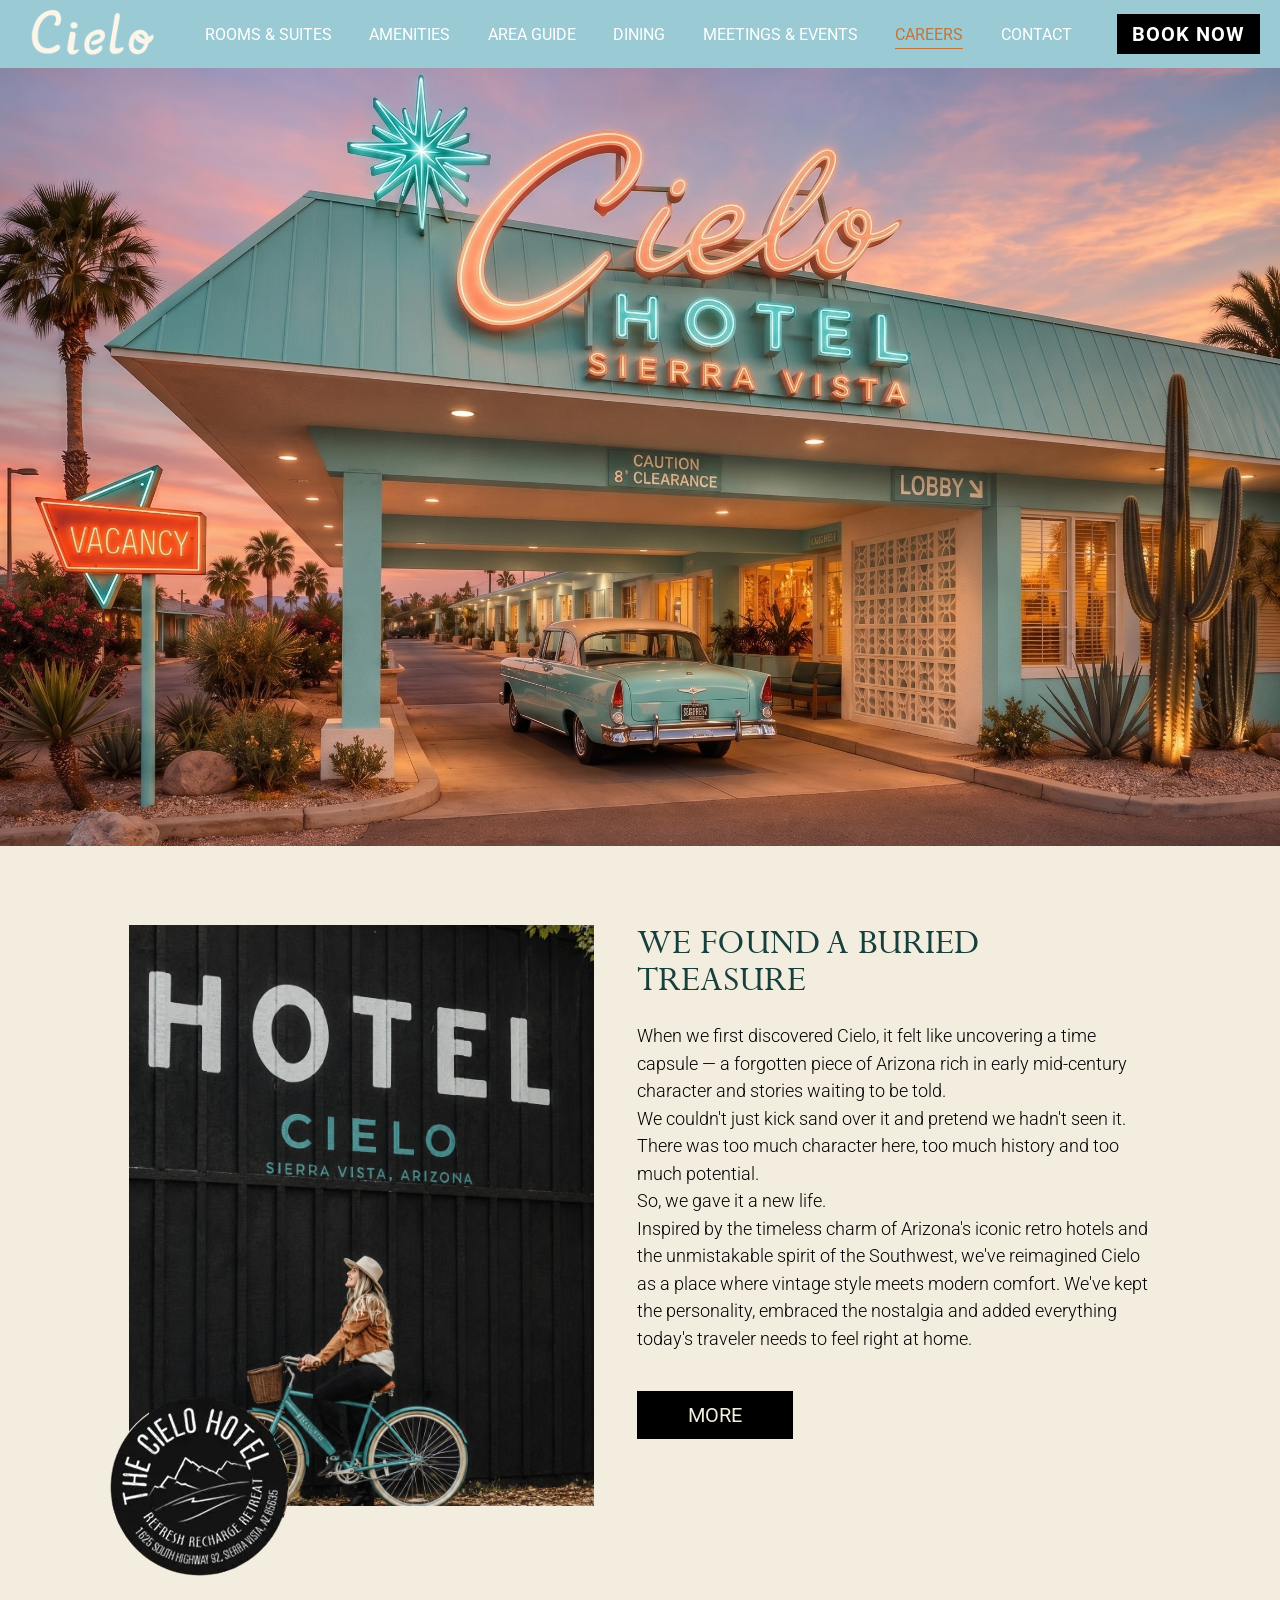
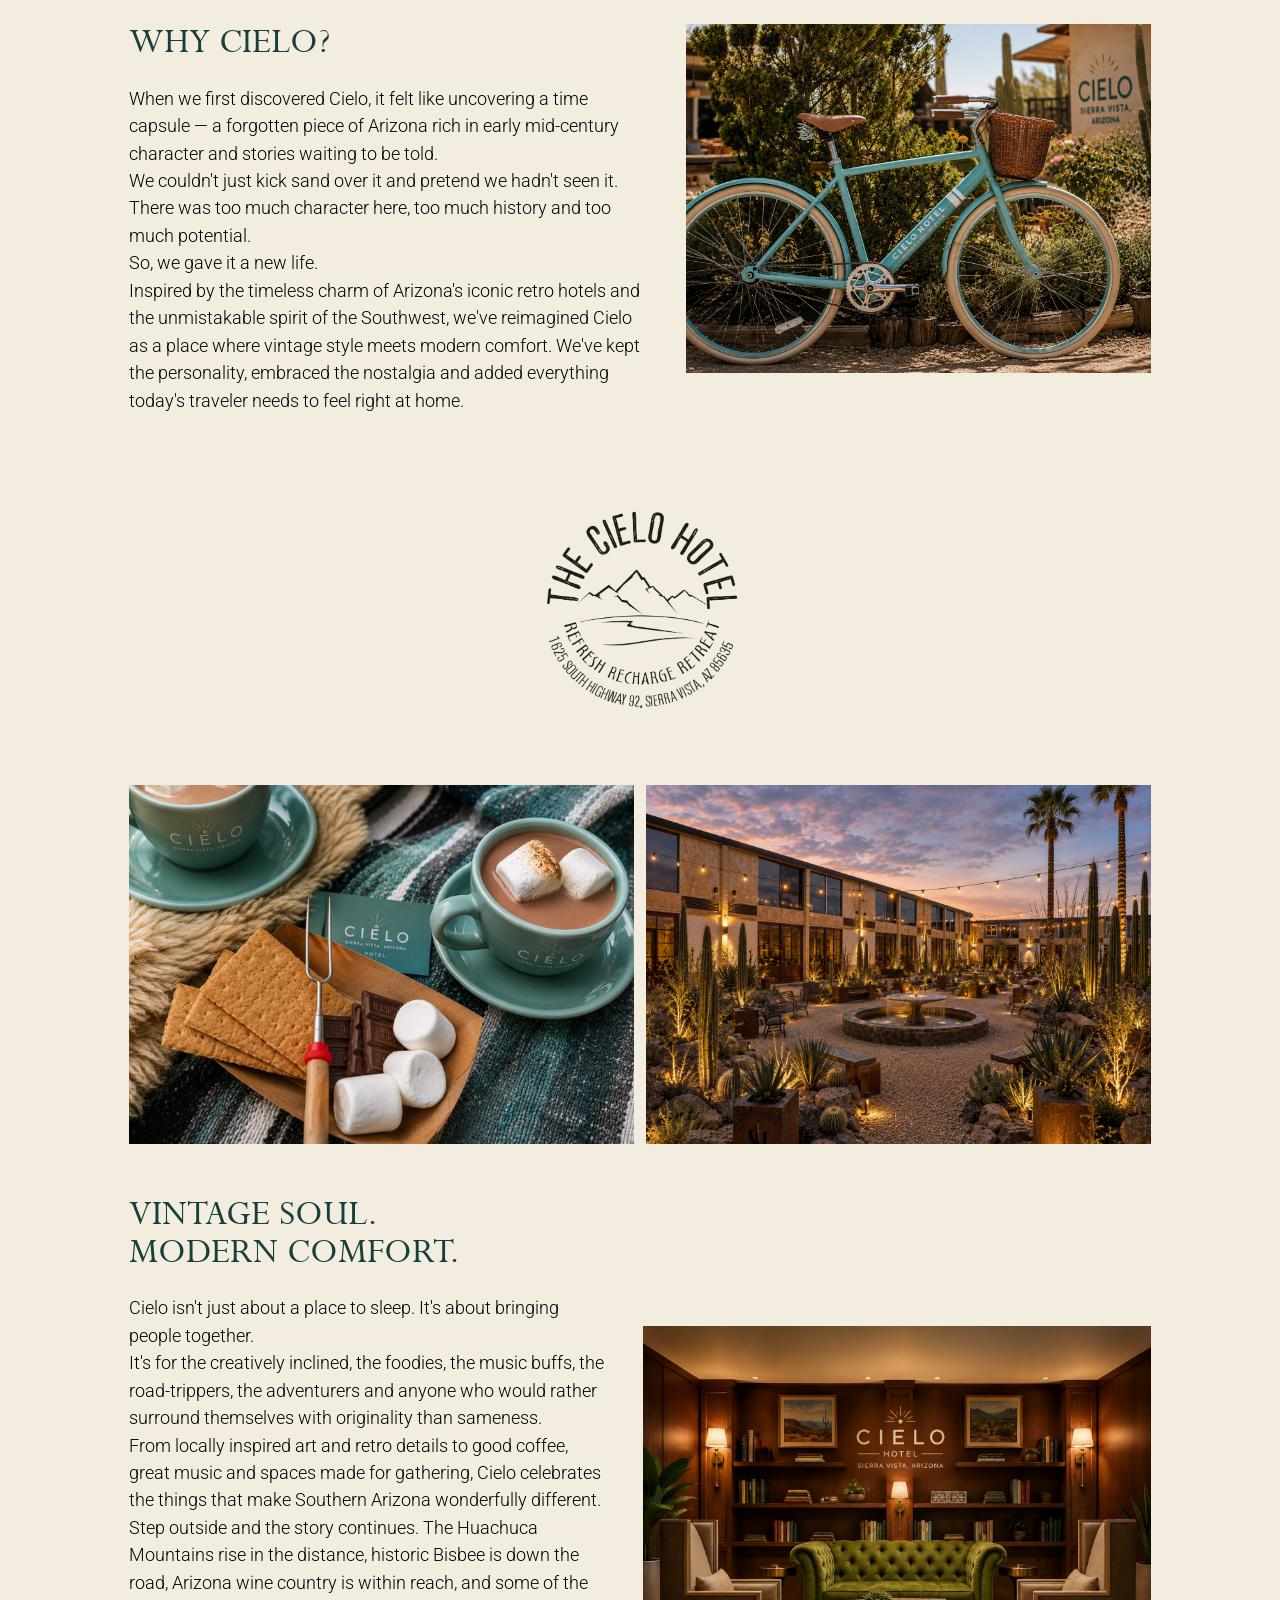
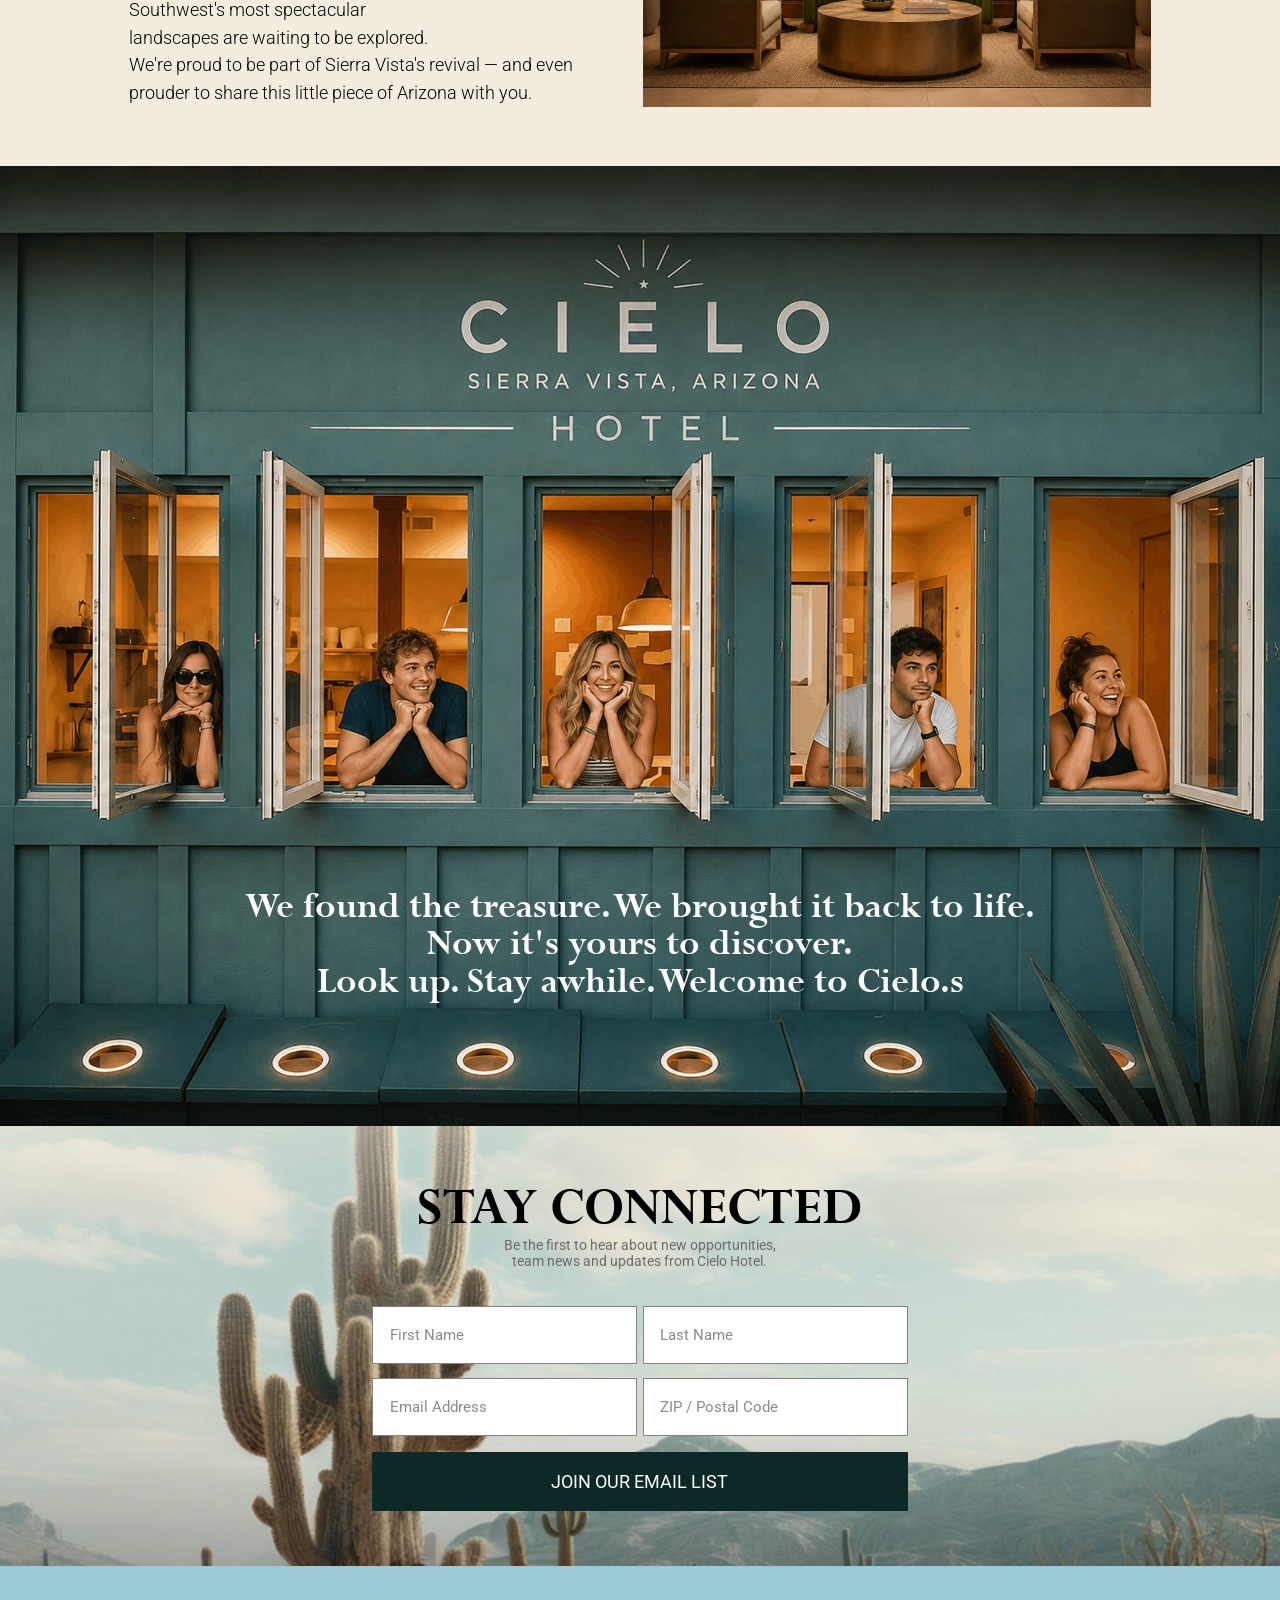
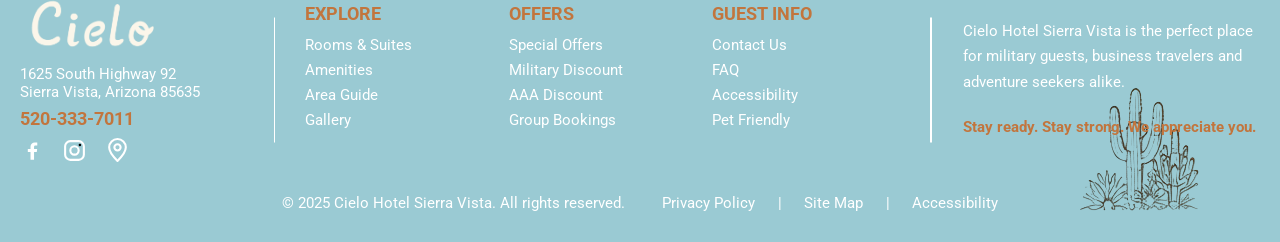
<file: index.html>
<!DOCTYPE html>
<html lang="en">

<head>
	<!-- Basic Page Needs
		================================================== -->
	<meta charset="utf-8">
	<meta http-equiv="X-UA-Compatible" content="IE=edge">
	<meta name="viewport" content="width=device-width, initial-scale=1">
	<title>Cielo-Hotel </title>
	<meta name="description" content="SFI">
	<link rel="stylesheet" href="./assets/fonts/stylesheet.css">
	<link rel="stylesheet" type="text/css" href="assets/css/reset.css" />
	<link rel="stylesheet" type="text/css" href="assets/css/main.css" />

</head>

<body>
	<header id="site-header" class="site-header">
		<div class="container container-header">
			<div class="site-header__top">

				<a href="#" class="site-header__logo">
					<img src="./assets/images/Cielo.png" alt="">
					<!-- <span class="site-header__logo-title">Hotel</span> -->
					<!-- <span class="site-header__logo-subtitle">siera vista</span> -->
				</a>

				<nav class="site-nav">
					<ul>
						<li><a href="#rooms" class="site-nav__link">ROOMS &amp; SUITES</a></li>
						<li><a href="#amenities" class="site-nav__link">AMENITIES</a></li>
						<li><a href="#area-guide" class="site-nav__link">AREA GUIDE</a></li>
						<li><a href="#dining" class="site-nav__link">DINING</a></li>
						<li><a href="#meetings" class="site-nav__link">MEETINGS &amp; EVENTS</a></li>
						<li><a href="#careers" class="site-nav__link site-nav__link--active">CAREERS</a></li>
						<li><a href="#contact" class="site-nav__link">CONTACT</a></li>
					</ul>
				</nav>

				<div class="site-header__cta">
					<a href="#book" class="btn btn--primary">BOOK NOW</a>
					<div class="hambuger-mobile">
						<span class="lines line-1"></span>
						<span class="lines line-2"></span>
						<span class="lines line-3"></span>
					</div>
				</div>

			</div>
		</div>
	</header>

	<main id="site-content" class="site-content">
		<section class="hero-section">
			<img src="./assets/images/hero.jpeg" alt="">
		</section>
		<section id="hotel" class="hotel-intro">
			<div class="container container-home">
				<div class="hotel-intro__wrapper">
					<div class="hotel-intro__grid">

						<div class="hotel-intro__media">
							<div class="hotel-intro__image">
								<img src="./assets/images/cielo-sign.jpg" alt="Vertical HOTEL sign with cyclist">
							</div>
							<div class="hotel-intro__stamp">
								<img src="assets/images/cielo-stamp.webp" alt="Cielo round stamp logo">
							</div>
						</div>

						<div class="hotel-intro__content">
							<h2 class="hotel-intro__title">We found a buried<br>treasure</h2>
							<div class="hotel-intro__text">
								<p>When we first discovered Cielo, it felt like uncovering a time capsule — a forgotten
									piece of
									Arizona rich in early mid-century character and stories waiting to be told.<br>
									We couldn't just kick sand over it and pretend we hadn't seen it. There was too much
									character here, too much history and too much potential.<br>
									So, we gave it a new life.<br>
									Inspired by the timeless charm of Arizona's iconic retro hotels and the unmistakable
									spirit
									of the Southwest, we've reimagined Cielo as a place where vintage style meets modern
									comfort. We've kept the personality, embraced the nostalgia and added everything
									today's
									traveler needs to feel right at home.</p>
							</div>
							<a href="#hotel" class="btn btn--primary ">MORE</a>
						</div>

					</div>
					<div class="hotel-intro__grid hotel-intro__grid--reverse">
						<div class="hotel-intro__media">
							<div class="hotel-intro__image">
								<img src="./assets/images/cielo-bike.jpg" alt="Vertical HOTEL sign with cyclist">
							</div>
						</div>

						<div class="hotel-intro__content">
							<h2 class="hotel-intro__title">Why Cielo?</h2>
							<div class="hotel-intro__text">
								<p>When we first discovered Cielo, it felt like uncovering a time capsule — a forgotten
									piece of
									Arizona rich in early mid-century character and stories waiting to be told.<br>
									We couldn't just kick sand over it and pretend we hadn't seen it. There was too much
									character here, too much history and too much potential.<br>
									So, we gave it a new life.<br>
									Inspired by the timeless charm of Arizona's iconic retro hotels and the unmistakable
									spirit
									of the Southwest, we've reimagined Cielo as a place where vintage style meets modern
									comfort. We've kept the personality, embraced the nostalgia and added everything
									today's
									traveler needs to feel right at home.</p>
							</div>
						</div>
					</div>
				</div>
		</section>
		<section class="brand-showcase">
			<div class="container container-home">
				<div class="brand-showcase__logo">
					<img src="./assets/images/logo-page.png" alt="The Cielo Hotel - Refresh Recharge Retreat">
				</div>

				<div class="brand-showcase__images">
					<div class="brand-showcase__image">
						<img src="./assets/images/cielo-smores.jpg" alt="Cielo cocoa mugs with smores">
					</div>
					<div class="brand-showcase__image">
						<img src="./assets/images/cielo-courtyard.jpeg" alt="Cielo hotel courtyard at sunset">
					</div>
				</div>
			</div>

		</section>
		<section id="" class="hotel-intro hotel-intro-bottom">
			<div class="container container-home">
				<div class="hotel-intro__wrapper">
					<div class="hotel-intro__grid hotel-intro__grid--reverse">

						<div class="hotel-intro__media">
							<div class="hotel-intro__image">
								<img src="./assets/images/Render 17.jpg" alt="Vertical HOTEL sign with cyclist">
							</div>

						</div>

						<div class="hotel-intro__content">
							<h2 class="hotel-intro__title">VINTAGE SOUL. <br>
								MODERN COMFORT.</h2>
							<div class="hotel-intro__text">
								<p>Cielo isn't just about a place to sleep. It's about bringing people together.<br>
									It's for the creatively inclined, the foodies, the music buffs, the
									road-trippers, the adventurers and anyone who would rather surround themselves with
									originality than sameness.<br>
									From locally inspired art and retro details to good coffee, great music and spaces
									made for gathering, Cielo celebrates the things that make Southern Arizona
									wonderfully different.<br>
									Step outside and the story continues. The Huachuca Mountains rise in the distance,
									historic Bisbee is down the road, Arizona wine country is within reach, and some of
									the Southwest's most spectacular<br>
									landscapes are waiting to be explored.<br>
									We're proud to be part of Sierra Vista's revival — and even prouder to share this
									little piece of Arizona with you.
								</p>
							</div>
						</div>

					</div>

				</div>
		</section>
		<section class="storefront-showcase">
			<div class="storefront-showcase__image">
				<img src="./assets/images/Cielo_Hotel_FAQ_Hero.png" alt="Cielo Hotel facade with guests at windows">
			</div>

			<div class="storefront-showcase__caption">
				<p>We found the treasure. We brought it back to life.
					<br>Now it's yours to discover.<br>
					Look up. Stay awhile. Welcome to Cielo.s
				</p>
			</div>
		</section>
		<!-- <section id="book" class="newsletter-signup" style="background-image: url(./assets/images/cielo-desert.jpg);">
			<div class="container">
				<div class="newsletter-signup__box">
					<h2 class="newsletter-signup__title">Stay Connected</h2>
					<p class="newsletter-signup__subtitle">Be the first to hear about new opportunities,<br>team news
						and
						updates from Cielo Hotel.</p>

					<form class="newsletter-signup__form">
						<div class="newsletter-signup__fields">
							<div class="newsletter-signup__field">
								<input type="text" placeholder="First Name" class="newsletter-signup__input">
							</div>

							<div class="newsletter-signup__field">
								<input type="text" placeholder="Last Name" class="newsletter-signup__input">
							</div>

							<div class="newsletter-signup__field">
								<input type="email" placeholder="Email Address" class="newsletter-signup__input">
							</div>

							<div class="newsletter-signup__field">
								<input type="text" placeholder="ZIP / Postal Code" class="newsletter-signup__input">
							</div>
						</div>
						<input type="submit" value="Join Our Email List" class="newsletter-signup__button">
					</form>
				</div>
			</div>
		</section> -->
		<!-- <section class="contact-strip">
			<div class="container">
				<div class="contact-strip-wrap">
					<div class="contact-strip__item">
						<span>Phone: 520.333.7011</span>
					</div>

					<div class="contact-strip__item contact-strip__item--brand">
						<span>Cielo Hotel</span>
					</div>

					<div class="contact-strip__item">
						<span>Room Reservations: 520.333.7011</span>
					</div>
				</div>

			</div>

		</section> -->
	</main>

	<section id="book" class="newsletter-signup" style="background-image: url(./assets/images/cielo-desert.jpg);">
		<div class="container">
			<div class="newsletter-signup__box">
				<h2 class="newsletter-signup__title">Stay Connected</h2>
				<p class="newsletter-signup__subtitle">Be the first to hear about new opportunities,<br>team news and
					updates from Cielo Hotel.</p>

				<form class="newsletter-signup__form">
					<div class="newsletter-signup__fields">
						<div class="newsletter-signup__field">
							<input type="text" placeholder="First Name" class="newsletter-signup__input">
						</div>

						<div class="newsletter-signup__field">
							<input type="text" placeholder="Last Name" class="newsletter-signup__input">
						</div>

						<div class="newsletter-signup__field">
							<input type="email" placeholder="Email Address" class="newsletter-signup__input">
						</div>

						<div class="newsletter-signup__field">
							<input type="text" placeholder="ZIP / Postal Code" class="newsletter-signup__input">
						</div>
					</div>
					<input type="submit" value="Join Our Email List" class="newsletter-signup__button">
				</form>
			</div>
		</div>
	</section>

	<footer class="site-footer" id="site-footer" role="contentinfo">
		<div class="site-footer__main">
			<div class="container">
				<div class="site-footer__row">

					<div class="site-footer__brand">
						<a href="#" class="site-header__logo">
							<img src="./assets/images/Cielo.png" alt="">
							<!-- <span>Hotel</span> -->
							<!-- <span>siera vista</span> -->
						</a>


						<div class="site-footer__address">
							1625 South Highway 92<br>
							Sierra Vista, Arizona 85635
						</div>

						<a href="tel:5203337011" class="site-footer__phone">520-333-7011</a>
						<div class="site-footer__social site-header__social">
							<a href="#" aria-label="Facebook" class="social-icon">
								<svg viewBox="0 0 24 24" fill="#fff">
									<path
										d="M13.5 21v-7.5h2.6l.4-3h-3V8.6c0-.9.25-1.5 1.5-1.5h1.6V4.4c-.3 0-1.3-.1-2.4-.1-2.4 0-4.1 1.5-4.1 4.2v2H7.5v3h2.6V21h3.4z" />
								</svg>
							</a>
							<a href="#" aria-label="Instagram" class="social-icon">
								<svg viewBox="0 0 24 24" fill="none" stroke="#fff" stroke-width="2">
									<rect x="3" y="3" width="18" height="18" rx="5" />
									<circle cx="12" cy="12" r="4" />
									<circle cx="17.2" cy="6.8" r="1.2" fill="currentColor" stroke="none" />
								</svg>
							</a>
							<a href="#" aria-label="Location" class="social-icon">
								<svg viewBox="0 0 24 24" fill="none" stroke="#fff" stroke-width="2">
									<path d="M12 22s8-7.58 8-13a8 8 0 1 0-16 0c0 5.42 8 13 8 13z" stroke-linecap="round"
										stroke-linejoin="round" />
									<circle cx="12" cy="9" r="3" />
								</svg>
							</a>
						</div>
					</div>

					<div class="site-footer__menu">
						<nav class="site-footer__nav" aria-label="Explore">
							<h3 class="site-footer__nav-heading">Explore</h3>
							<ul>
								<li><a href="/rooms">Rooms & Suites</a></li>
								<li><a href="/amenities">Amenities</a></li>
								<li><a href="/area-guide">Area Guide</a></li>
								<li><a href="/gallery">Gallery</a></li>
							</ul>
						</nav>

						<nav class="site-footer__nav" aria-label="Offers">
							<h3 class="site-footer__nav-heading">Offers</h3>
							<ul>
								<li><a href="/special-offers">Special Offers</a></li>
								<li><a href="/military-discount">Military Discount</a></li>
								<li><a href="/aaa-discount">AAA Discount</a></li>
								<li><a href="/group-bookings">Group Bookings</a></li>
							</ul>
						</nav>

						<nav class="site-footer__nav" aria-label="Guest Info">
							<h3 class="site-footer__nav-heading">Guest Info</h3>
							<ul>
								<li><a href="/contact">Contact Us</a></li>
								<li><a href="/faq">FAQ</a></li>
								<li><a href="/accessibility">Accessibility</a></li>
								<li><a href="/pet-friendly">Pet Friendly</a></li>
							</ul>
						</nav>
					</div>


					<div class="site-footer__about">
						<p class="site-footer__about-text">Cielo Hotel Sierra Vista is the perfect place for military
							guests, business travelers and adventure seekers alike.</p>
						<p class="site-footer__about-highlight">Stay ready. Stay strong. We appreciate you.</p>
					</div>

				</div>


			</div>
		</div>

		<div class="site-footer__bottom">
			<div class="container">
				<p class="site-footer__copyright">© 2025 Cielo Hotel Sierra Vista. All rights reserved.</p>
				<nav class="site-footer__bottom-nav">
					<a href="/privacy">Privacy Policy</a>
					<span>|</span>
					<a href="/sitemap">Site Map</a>
					<span>|</span>
					<a href="/accessibility">Accessibility</a>
				</nav>
			</div>
		</div>
	</footer>
	<script type="text/javascript" src="assets/js/jquery-3.5.0.min.js"></script>
	<script type="text/javascript" src="assets/js/main.js"></script>
	<script type="text/javascript">
	</script>
</body>

</html>
</file>
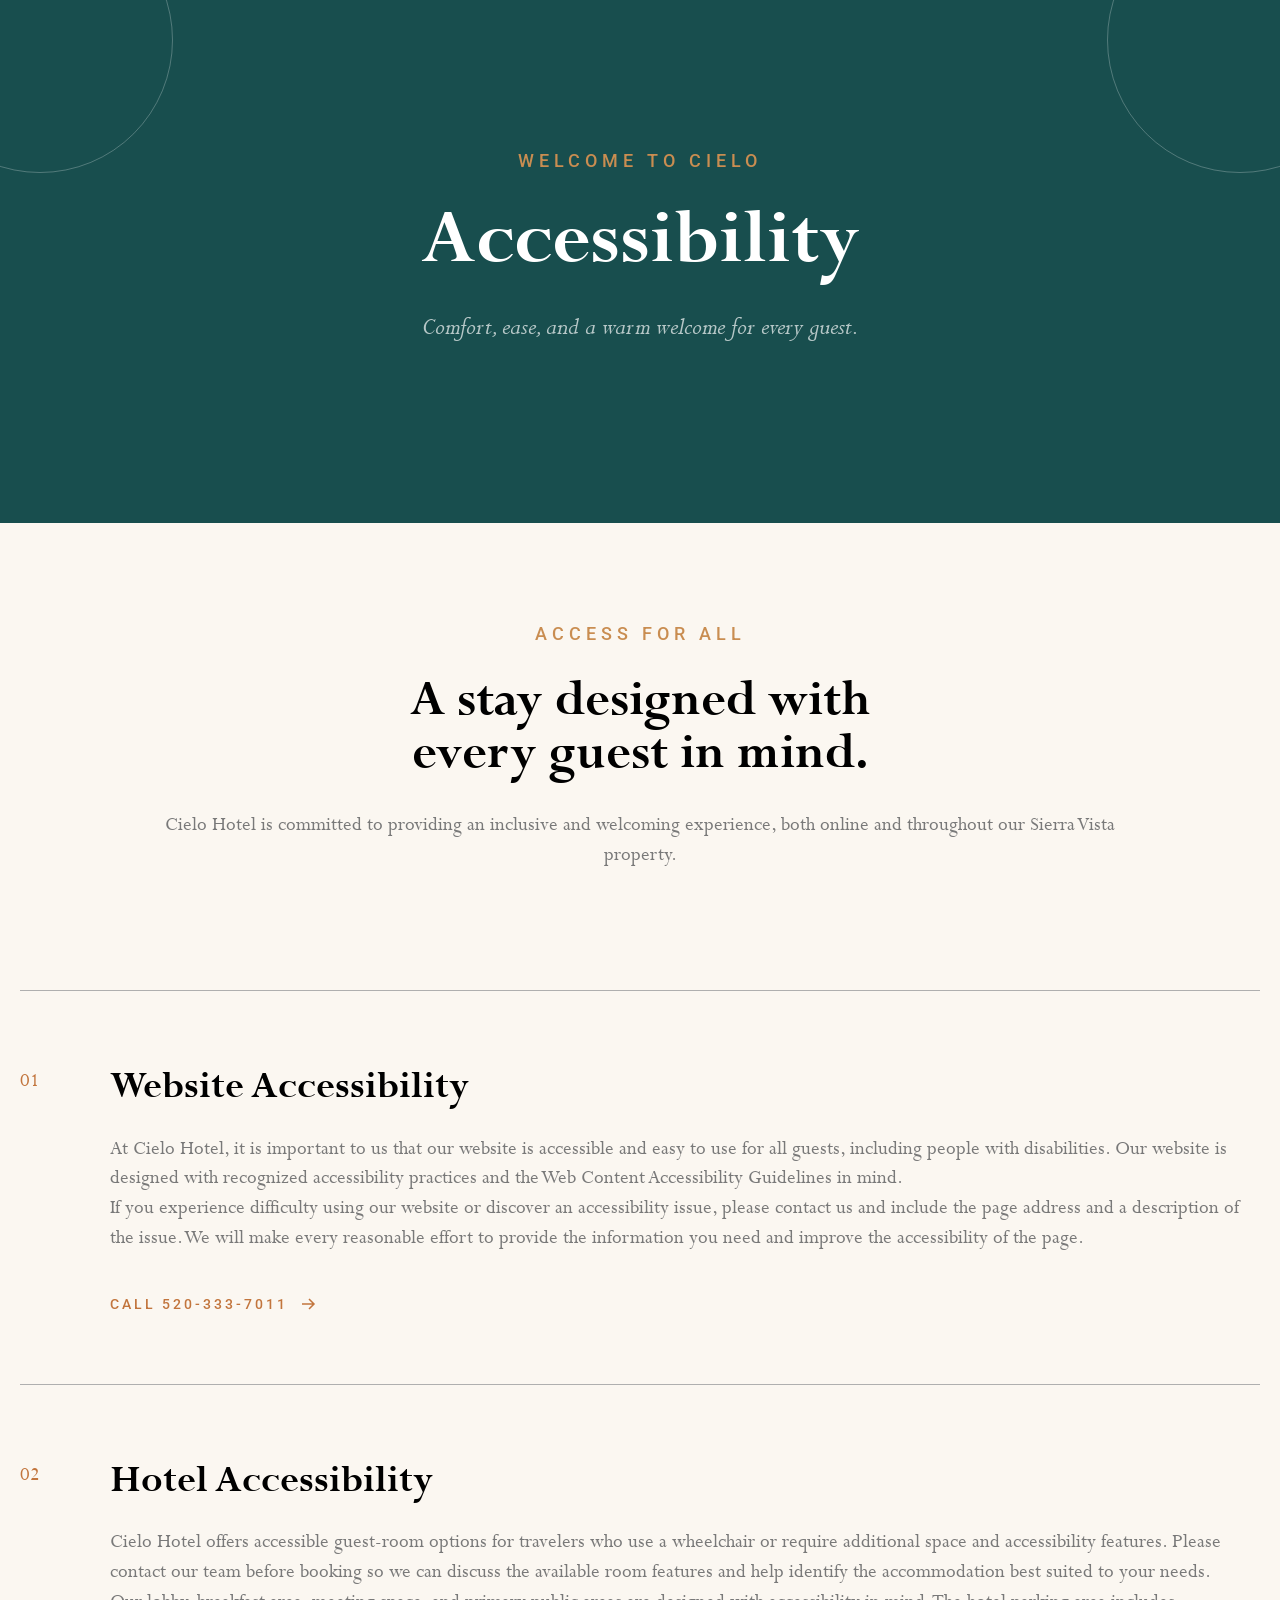
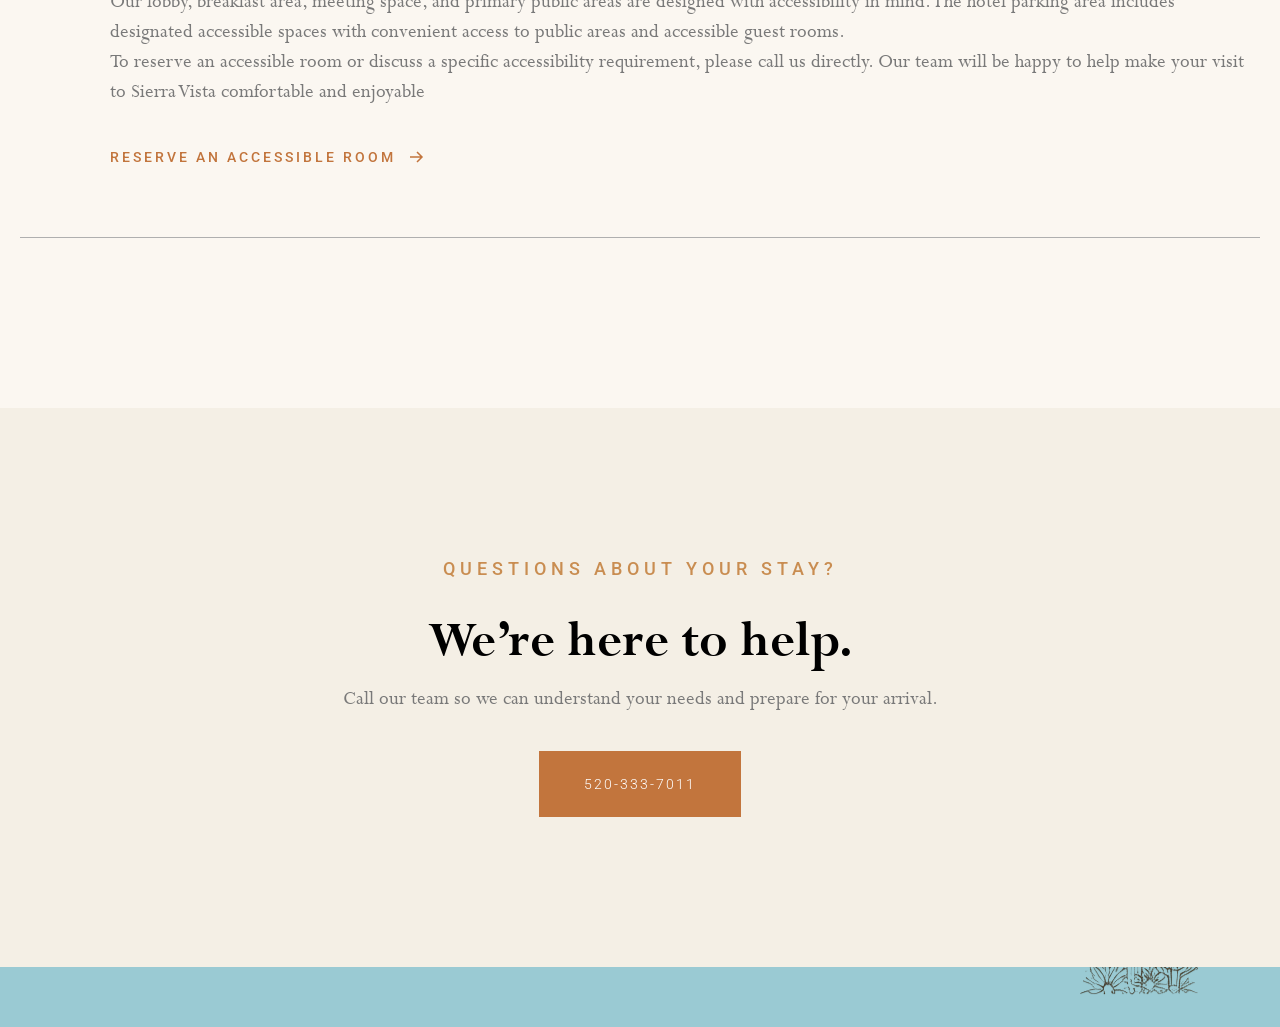
<file: accessibility.html>
<!DOCTYPE html>
<html lang="en">

<head>
	<!-- Basic Page Needs
		================================================== -->
	<meta charset="utf-8">
	<meta http-equiv="X-UA-Compatible" content="IE=edge">
	<meta name="viewport" content="width=device-width, initial-scale=1">
	<title>Cielo-Hotel </title>
	<meta name="description" content="SFI">
	<link rel="stylesheet" href="./assets/fonts/stylesheet.css">
	<link rel="stylesheet" type="text/css" href="assets/css/reset.css" />
	<link rel="stylesheet" type="text/css" href="assets/css/main.css" />
	<link rel="stylesheet" type="text/css" href="assets/css/access.css" />

</head>

<body>
	<header>
	</header>

	<main id="site-content" class="site-content">
		<section class="access-hero">
			<div class="hero-circle-left hero-circle"></div>
			<div class="hero-circle-right hero-circle"></div>
			<div class="container">
				<div class="content">
					<div class="title">
						<p>WELCOME TO CIELO</p>
					</div>
					<h1>
						Accessibility
					</h1>
					<div class="description">
						<p>Comfort, ease, and a warm welcome for every guest.</p>
					</div>
				</div>
			</div>
		</section>
		<section class="access-main">
			<div class="container">
				<div class="for-all">
					<div class="title">
						<p>ACCESS FOR ALL</p>
					</div>
					<h2>
						A stay designed with <br>
						every guest in mind.
					</h2>
					<div class="description">
						<p>Cielo Hotel is committed to providing an inclusive and welcoming experience, both
							online and throughout our Sierra Vista property.</p>
					</div>
				</div>
				<div class="deviline"></div>
				<div class="for-all-item">
					<div class="item-left">
						<p>01</p>

					</div>
					<div class="item-right">
						<h3>
							Website Accessibility
						</h3>
						<p class="content">
							At Cielo Hotel, it is important to us that our website is accessible and easy to use for all
							guests, including people
							with disabilities. Our website is designed with recognized accessibility practices and the
							Web Content
							Accessibility Guidelines in mind. <br>
							If you experience difficulty using our website or discover an accessibility issue, please
							contact us and include the
							page address and a description of the issue. We will make every reasonable effort to provide
							the information you
							need and improve the accessibility of the page.
						</p>
						<a href="tel:5203337011" class="botton">call 520-333-7011<svg width="20" height="20"
								viewBox="0 0 20 20">
								<path d="M4 10H16M11 5L16 10L11 15" fill="none" stroke="currentColor"
									stroke-width="1.5" />
							</svg></a>
					</div>

				</div>
				<div class="deviline"></div>
				<div class="for-all-item">
					<div class="item-left">
						<p>02</p>

					</div>
					<div class="item-right">
						<h3>
							Hotel Accessibility
						</h3>
						<p class="content">Cielo Hotel offers accessible guest-room options for travelers who use a
							wheelchair or require additional space
							and accessibility features. Please contact our team before booking so we can discuss the
							available room features
							and help identify the accommodation best suited to your needs.<br>
							Our lobby, breakfast area, meeting space, and primary public areas are designed with
							accessibility in mind. The
							hotel parking area includes designated accessible spaces with convenient access to public
							areas and accessible
							guest rooms.<br>
							To reserve an accessible room or discuss a specific accessibility requirement, please call
							us directly. Our team
							will be happy to help make your visit to Sierra Vista comfortable and enjoyable</p>
						<a href="tel:5203337011" class="botton">reserve an accessible room<svg width="20" height="20"
								viewBox="0 0 20 20">
								<path d="M4 10H16M11 5L16 10L11 15" fill="none" stroke="currentColor"
									stroke-width="1.5" />
							</svg></a>
					</div>

				</div>
				<div class="deviline"></div>

			</div>
		</section>
		<section class="access-about">
			<div class="container">
				<div class="content">
					<p class="title">QUESTIONS ABOUT YOUR STAY?</p>
					<h2>
						We’re here to help.
					</h2>
					<p class="description">Call our team so we can understand your needs and prepare for your arrival.
					</p>
					<a  href="tel:5203337011" class="botton">520-333-7011</a>
				</div>
			</div>
		</section>
	</main>
	<footer class="site-footer" id="site-footer" role="contentinfo">

	</footer>
	<script type="text/javascript" src="assets/js/jquery-3.5.0.min.js"></script>
	<script type="text/javascript" src="assets/js/main.js"></script>
	<script type="text/javascript">
	</script>
</body>

</html>
</file>
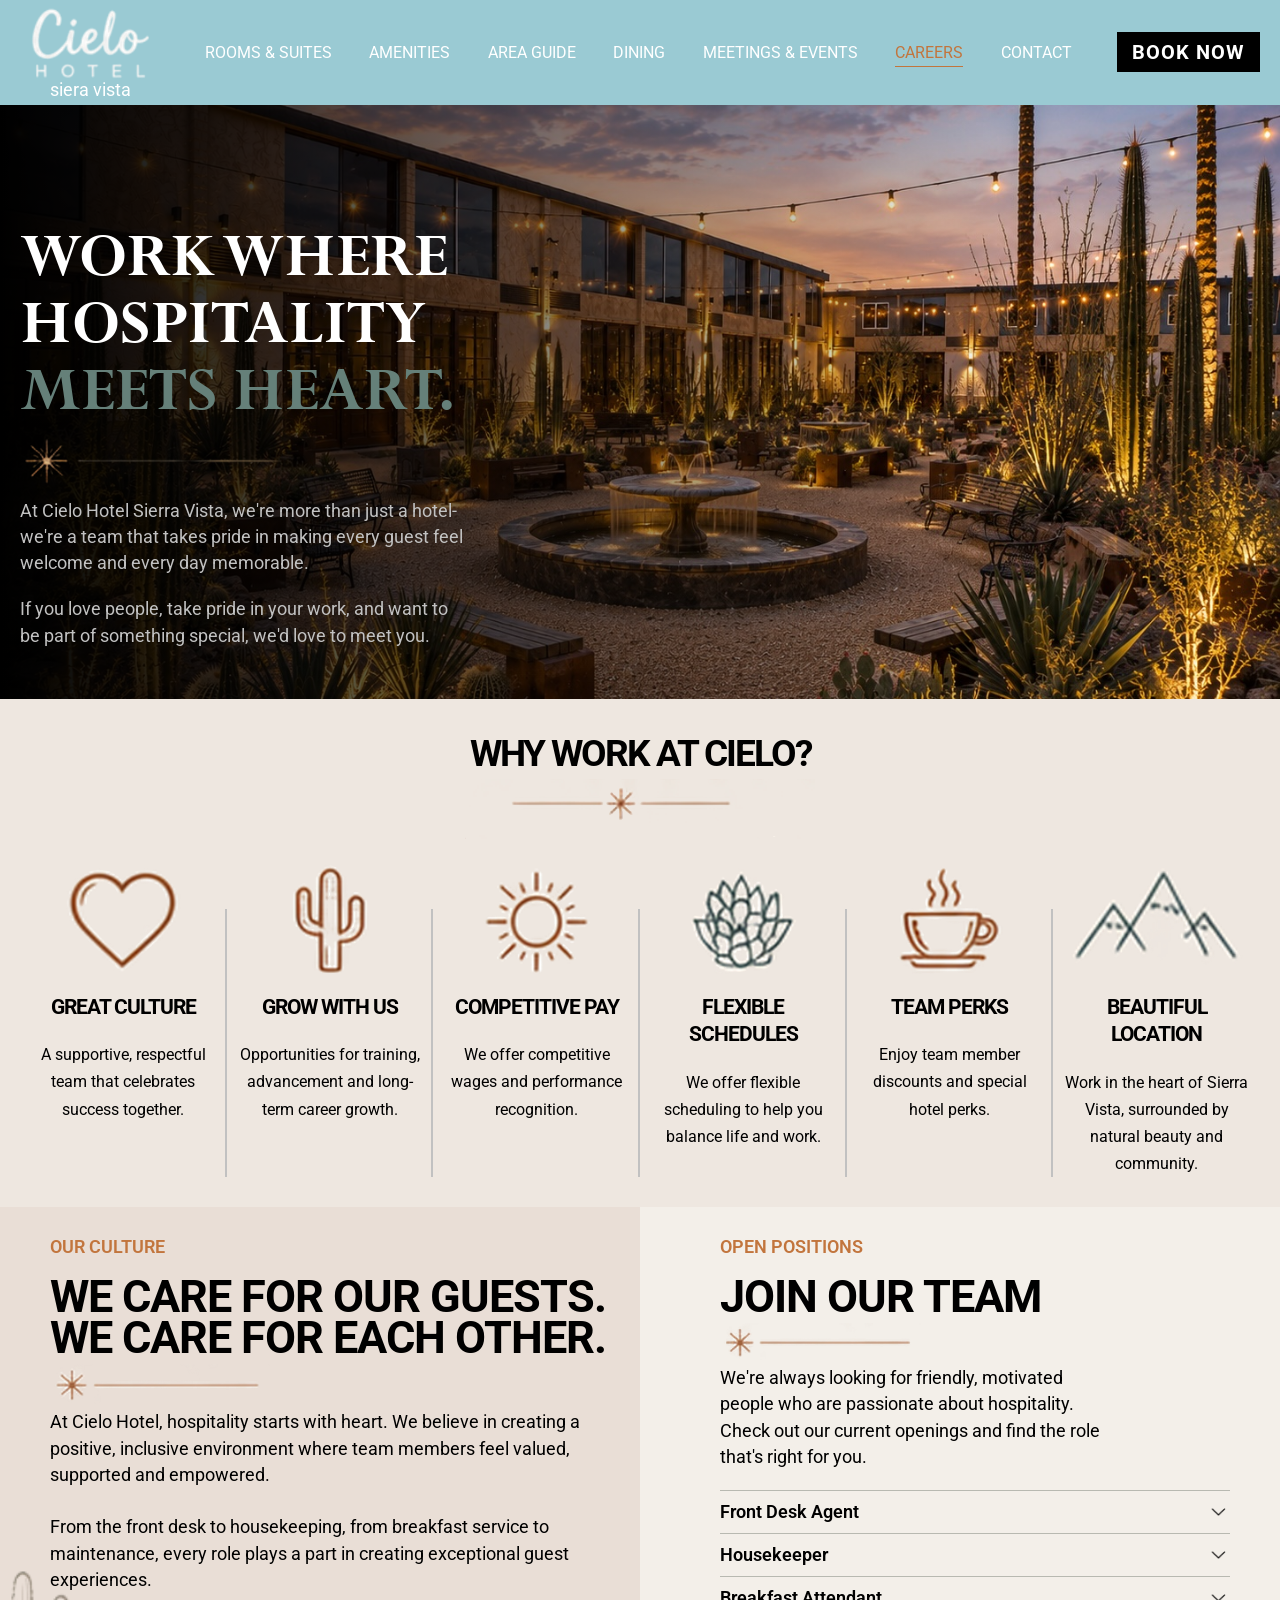
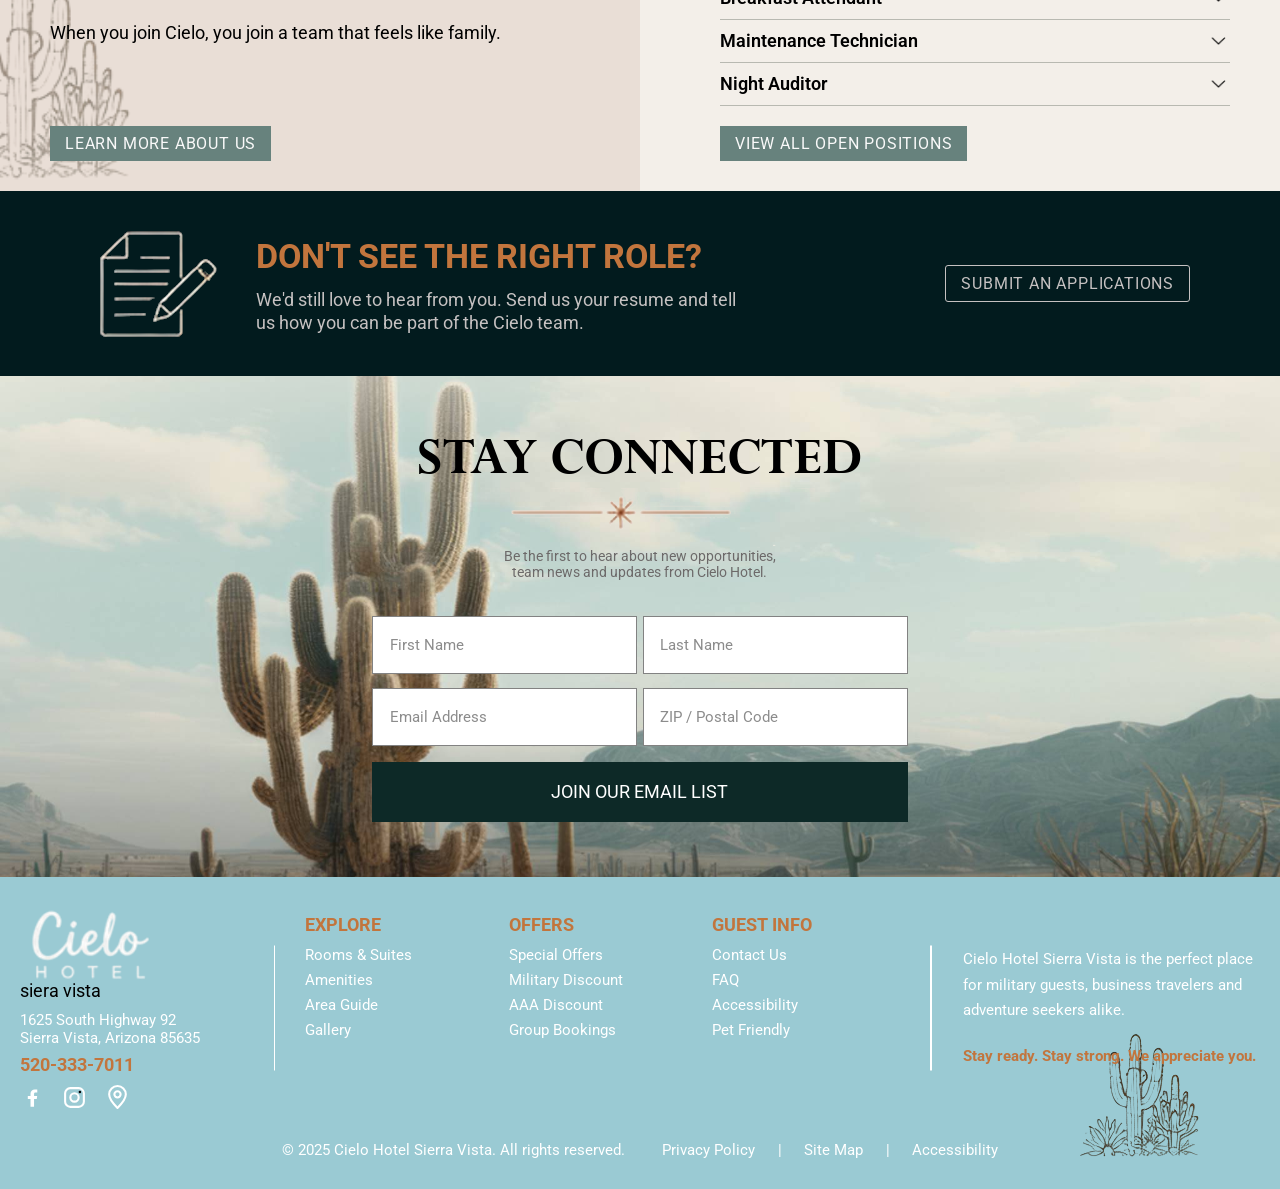
<file: careers.html>
<!DOCTYPE html>
<html lang="en">

<head>
	<!-- Basic Page Needs
		================================================== -->
	<meta charset="utf-8">
	<meta http-equiv="X-UA-Compatible" content="IE=edge">
	<meta name="viewport" content="width=device-width, initial-scale=1">
	<title>Cielo-Hotel </title>
	<meta name="description" content="SFI">
	<link rel="stylesheet" href="./assets/fonts/stylesheet.css">
	<link rel="stylesheet" type="text/css" href="assets/css/reset.css" />
	<link rel="stylesheet" type="text/css" href="assets/css/main.css" />
	<link rel="stylesheet" type="text/css" href="assets/css/careers.css" />

</head>

<body>
	<header id="site-header" class="site-header">
		<div class="container container-header">
			<div class="site-header__top">

				<a href="#" class="site-header__logo">
					<img src="./assets/images/Cielo_Careers_Final_Approved_preview_rev_1.png" alt="">
					<span>siera vista</span>
				</a>

				<nav class="site-nav">
					<ul>
						<li><a href="#rooms" class="site-nav__link">ROOMS &amp; SUITES</a></li>
						<li><a href="#amenities" class="site-nav__link">AMENITIES</a></li>
						<li><a href="#area-guide" class="site-nav__link">AREA GUIDE</a></li>
						<li><a href="#dining" class="site-nav__link">DINING</a></li>
						<li><a href="#meetings" class="site-nav__link">MEETINGS &amp; EVENTS</a></li>
						<li><a href="#careers" class="site-nav__link site-nav__link--active">CAREERS</a></li>
						<li><a href="#contact" class="site-nav__link">CONTACT</a></li>
					</ul>
				</nav>

				<div class="site-header__cta">
					<a href="#book" class="btn btn--primary">BOOK NOW</a>
					<div class="hambuger-mobile">
						<span class="lines line-1"></span>
						<span class="lines line-2"></span>
						<span class="lines line-3"></span>
					</div>
				</div>

			</div>
		</div>
	</header>

	<main id="site-content" class="site-content">
		<section class="career-hero"
			style="background-image:url(./assets/images/cielo-courtyard.jpeg);     background-position: center center; background-repeat: no-repeat; background-size: cover;">
			<div class="container">
				<div class="hero-content">
					<h1 class="hero-title">
						WORK WHERE <br> HOSPITALITY <br> <strong class="hightline">MEETS HEART.</strong>
					</h1>
					<div class="hero-img">
						<img src="./assets/images/sparkle_line_meets_heart.png" />
					</div>
					<div class="hero-des">
						<p>
							At Cielo Hotel Sierra Vista, we're
							more than just a hotel-we're a team
							that takes pride in making every guest
							feel welcome and every day memorable.
						</p>
						<p>
							If you love people, take pride in your work,
							and want to be part of something special,
							we'd love to meet you.
						</p>
					</div>
				</div>
			</div>
		</section>
		<section class="career-work-sec">
			<div class="container">
				<div class="career-work-sec-header">
					<h2>
						WHY WORK AT CIELO?
					</h2>
					<div>
						<img src="./assets/images/sparkle_double_line_why_work.png">
					</div>
				</div>

				<div class="work-list">
					<div class="work-col">
						<div class="work-item">
							<img src="./assets/images/heart_great_culture.png" />
							<h3>
								GREAT CULTURE
							</h3>
							<div class="work-item-des">
								<p>A supportive, respectful
									team that celebrates
									success together.</p>
							</div>
						</div>
					</div>
					<div class="work-col">
						<div class="work-item">
							<img src="./assets/images/cactus_grow_with_us.png" />
							<h3>
								GROW WITH US
							</h3>
							<div class="work-item-des">
								<p>Opportunities for training,
									advancement and long-
									term career growth.</p>
							</div>
						</div>
					</div>
					<div class="work-col">
						<div class="work-item">
							<img src="./assets/images/sun_competitive_pay.png" />
							<h3>
								COMPETITIVE PAY
							</h3>
							<div class="work-item-des">
								<p>We offer competitive
									wages and performance
									recognition.</p>
							</div>
						</div>
					</div>
					<div class="work-col">
						<div class="work-item">
							<img src="./assets/images/agave_flexible_schedules.png" />
							<h3>
								FLEXIBLE SCHEDULES
							</h3>
							<div class="work-item-des">
								<p>We offer flexible
									scheduling to help
									you balance life and
									work.</p>
							</div>
						</div>
					</div>
					<div class="work-col">
						<div class="work-item">
							<img src="./assets/images/coffee_team_perks.png" />
							<h3>
								TEAM PERKS
							</h3>
							<div class="work-item-des">
								<p>Enjoy team member
									discounts and special
									hotel perks.</p>
							</div>
						</div>
					</div>
					<div class="work-col">
						<div class="work-item">
							<img src="./assets/images/mountain_beautiful_location.png" />
							<h3>
								BEAUTIFUL LOCATION
							</h3>
							<div class="work-item-des">
								<p>Work in the heart of
									Sierra Vista, surrounded
									by natural beauty and community.</p>
							</div>
						</div>
					</div>

				</div>
			</div>
		</section>
		<section class="careers-our-sec">
			<div class="container">
				<div class="careers-our-sec-main">
					<div class="our-left">
						<span class="bage">OUR CULTURE</span>
						<h2>
							WE CARE FOR OUR GUESTS.<br>
							WE CARE FOR EACH OTHER.
						</h2>
						<img class="img-line" src="./assets/images/sparkle_line_we_care.png" alt="image">

						<div class="content">
							<p>
								At Cielo Hotel, hospitality starts with heart. We believe in
								creating a positive, inclusive environment where team
								members feel valued, supported and empowered.<br> <br>
								From the front desk to housekeeping, from breakfast
								service to maintenance, every role plays a part in creating
								exceptional guest experiences.<br> <br>
								When you join Cielo, you join a team that feels like family.
							</p>
						</div>
						<a href="#" class="btn">LEARN MORE ABOUT US</a>
						<div class="bg-image">
							<img src="./assets/images/bg-footer-removebg-preview.png">
						</div>
					</div>
					<div class="our-right">
						<span class="bage">OPEN POSITIONS</span>
						<h2>
							JOIN OUR TEAM
						</h2>
						<img class="img-line" src="./assets/images/sparkle_line_we_care.png" alt="image">

						<div class="content">
							<p>
								We're always looking for friendly, motivated people who are passionate about
								hospitality.
								Check out our current openings and find the role that's right for you.
							</p>
						</div>
						<div>
							<details>
								<summary>Front Desk Agent<b aria-hidden="true"><img src="./assets/images/dropdow.png"
											alt="dropdow"></b></summary>
								<div class="answer">
									<div class="answer-inner">
										<p>Lorem ipsum dolor sit amet consectetur adipisicing elit. Illum sint omnis non
											numquam! Ipsa accusantium, necessitatibus reprehenderit, expedita nam labore
											maxime esse dolorem saepe incidunt cupiditate eaque? Modi, officia
											exercitationem?</p>
									</div>

								</div>
							</details>
							<details>
								<summary>Housekeeper<b aria-hidden="true"><img src="./assets/images/dropdow.png"
											alt="dropdow"></b></summary>
								<div class="answer">
									<div class="answer-inner">
										<p>Lorem ipsum dolor sit amet consectetur adipisicing elit. A, corrupti possimus
											reprehenderit dolore non autem distinctio quis sint et expedita, deserunt
											rerum reiciendis iure provident quisquam fuga animi incidunt nobis.</p>
									</div>

								</div>
							</details>
							<details>
								<summary>Breakfast Attendant<b aria-hidden="true"><img src="./assets/images/dropdow.png"
											alt="dropdow"></b></summary>
								<div class="answer">
									<div class="answer-inner">
										<p>Lorem ipsum dolor sit amet consectetur adipisicing elit. Labore ullam velit,
											eligendi beatae quaerat inventore in voluptate. Sequi dignissimos molestiae
											debitis, atque nostrum suscipit exercitationem blanditiis, consequuntur ut a
											adipisci.</p>
									</div>

								</div>
							</details>
							<details>
								<summary>Maintenance Technician<b aria-hidden="true"><img
											src="./assets/images/dropdow.png" alt="dropdow"></b></summary>
								<div class="answer">
									<div class="answer-inner">
										<p>Lorem ipsum dolor sit amet consectetur adipisicing elit. Cumque enim ipsam
											neque porro aliquid, in provident sint corrupti ratione architecto ea
											reiciendis unde iusto voluptatum quam dicta ad. Soluta, sequi.</p>
									</div>

								</div>
							</details>
							<details>
								<summary>Night Auditor<b aria-hidden="true"><img src="./assets/images/dropdow.png"
											alt="dropdow"></b></summary>
								<div class="answer">
									<div class="answer-inner">
										<p>Lorem ipsum dolor sit amet consectetur adipisicing elit. Nostrum, quod
											tenetur. Ipsam eos id corrupti nisi laudantium, voluptatibus esse dolor
											minima? Delectus aut magni odio consectetur molestias accusamus optio
											facilis.
										</p>
									</div>

								</div>
							</details>
						</div>
						<a href="#" class="btn">VIEW ALL OPEN POSITIONS</a>
					</div>
				</div>
			</div>
		</section>
		<section class="careere-submit">
			<div class="container">
				<div class="careere-submit-main">
					<img src="./assets/images/document_pencil.png">
					<div class="content">
						<h2>
							DON'T SEE THE RIGHT ROLE?
						</h2>
						<p>
							We'd still love to hear from you. Send us your resume
							and tell us how you can be part of the Cielo team.
						</p>
					</div>
					<a href="#" class="btn">SUBMIT AN APPLICATIONS</a>
				</div>
			</div>

		</section>
		<section id="book" class="newsletter-signup" style="background-image: url(./assets/images/cielo-desert.jpg);">
			<div class="container">
				<div class="newsletter-signup__box">
					<h2 class="newsletter-signup__title">Stay Connected</h2>
					<img class="newsletter-img" src="./assets/images/sparkle_double_line_why_work.png">
					<p class="newsletter-signup__subtitle">Be the first to hear about new opportunities,<br>team news
						and
						updates from Cielo Hotel.</p>

					<form class="newsletter-signup__form">
						<div class="newsletter-signup__fields">
							<div class="newsletter-signup__field">
								<input type="text" placeholder="First Name" class="newsletter-signup__input">
							</div>

							<div class="newsletter-signup__field">
								<input type="text" placeholder="Last Name" class="newsletter-signup__input">
							</div>

							<div class="newsletter-signup__field">
								<input type="email" placeholder="Email Address" class="newsletter-signup__input">
							</div>

							<div class="newsletter-signup__field">
								<input type="text" placeholder="ZIP / Postal Code" class="newsletter-signup__input">
							</div>
						</div>
						<input type="submit" value="Join Our Email List" class="newsletter-signup__button">
					</form>
				</div>
			</div>
		</section>
	</main>
	<footer class="site-footer" id="site-footer" role="contentinfo">
		<div class="site-footer__main">
			<div class="container">
				<div class="site-footer__row">

					<div class="site-footer__brand">
						<a href="#" class="site-header__logo">
							<img src="./assets/images/Cielo_Careers_Final_Approved_preview_rev_1.png" alt="">
							<span>siera vista</span>
						</a>


						<div class="site-footer__address">
							1625 South Highway 92<br>
							Sierra Vista, Arizona 85635
						</div>

						<a href="tel:5203337011" class="site-footer__phone">520-333-7011</a>
						<div class="site-footer__social site-header__social">
							<a href="#" aria-label="Facebook" class="social-icon">
								<svg viewBox="0 0 24 24" fill="#fff">
									<path
										d="M13.5 21v-7.5h2.6l.4-3h-3V8.6c0-.9.25-1.5 1.5-1.5h1.6V4.4c-.3 0-1.3-.1-2.4-.1-2.4 0-4.1 1.5-4.1 4.2v2H7.5v3h2.6V21h3.4z" />
								</svg>
							</a>
							<a href="#" aria-label="Instagram" class="social-icon">
								<svg viewBox="0 0 24 24" fill="none" stroke="#fff" stroke-width="2">
									<rect x="3" y="3" width="18" height="18" rx="5" />
									<circle cx="12" cy="12" r="4" />
									<circle cx="17.2" cy="6.8" r="1.2" fill="currentColor" stroke="none" />
								</svg>
							</a>
							<a href="#" aria-label="Location" class="social-icon">
								<svg viewBox="0 0 24 24" fill="none" stroke="#fff" stroke-width="2">
									<path d="M12 22s8-7.58 8-13a8 8 0 1 0-16 0c0 5.42 8 13 8 13z" stroke-linecap="round"
										stroke-linejoin="round" />
									<circle cx="12" cy="9" r="3" />
								</svg>
							</a>
						</div>
					</div>

					<div class="site-footer__menu">
						<nav class="site-footer__nav" aria-label="Explore">
							<h3 class="site-footer__nav-heading">Explore</h3>
							<ul>
								<li><a href="/rooms">Rooms & Suites</a></li>
								<li><a href="/amenities">Amenities</a></li>
								<li><a href="/area-guide">Area Guide</a></li>
								<li><a href="/gallery">Gallery</a></li>
							</ul>
						</nav>

						<nav class="site-footer__nav" aria-label="Offers">
							<h3 class="site-footer__nav-heading">Offers</h3>
							<ul>
								<li><a href="/special-offers">Special Offers</a></li>
								<li><a href="/military-discount">Military Discount</a></li>
								<li><a href="/aaa-discount">AAA Discount</a></li>
								<li><a href="/group-bookings">Group Bookings</a></li>
							</ul>
						</nav>

						<nav class="site-footer__nav" aria-label="Guest Info">
							<h3 class="site-footer__nav-heading">Guest Info</h3>
							<ul>
								<li><a href="/contact">Contact Us</a></li>
								<li><a href="/faq">FAQ</a></li>
								<li><a href="/accessibility">Accessibility</a></li>
								<li><a href="/pet-friendly">Pet Friendly</a></li>
							</ul>
						</nav>
					</div>


					<div class="site-footer__about">
						<p class="site-footer__about-text">Cielo Hotel Sierra Vista is the perfect place for military
							guests, business travelers and adventure seekers alike.</p>
						<p class="site-footer__about-highlight">Stay ready. Stay strong. We appreciate you.</p>
					</div>

				</div>


			</div>
		</div>

		<div class="site-footer__bottom">
			<div class="container">
				<p class="site-footer__copyright">© 2025 Cielo Hotel Sierra Vista. All rights reserved.</p>
				<nav class="site-footer__bottom-nav">
					<a href="/privacy">Privacy Policy</a>
					<span>|</span>
					<a href="/sitemap">Site Map</a>
					<span>|</span>
					<a href="/accessibility">Accessibility</a>
				</nav>
			</div>
		</div>
	</footer>
	<script type="text/javascript" src="assets/js/jquery-3.5.0.min.js"></script>
	<script type="text/javascript" src="assets/js/main.js"></script>
	<script type="text/javascript" src="assets/js/careers.js"></script>
	<script type="text/javascript">
	</script>
</body>

</html>
</file>
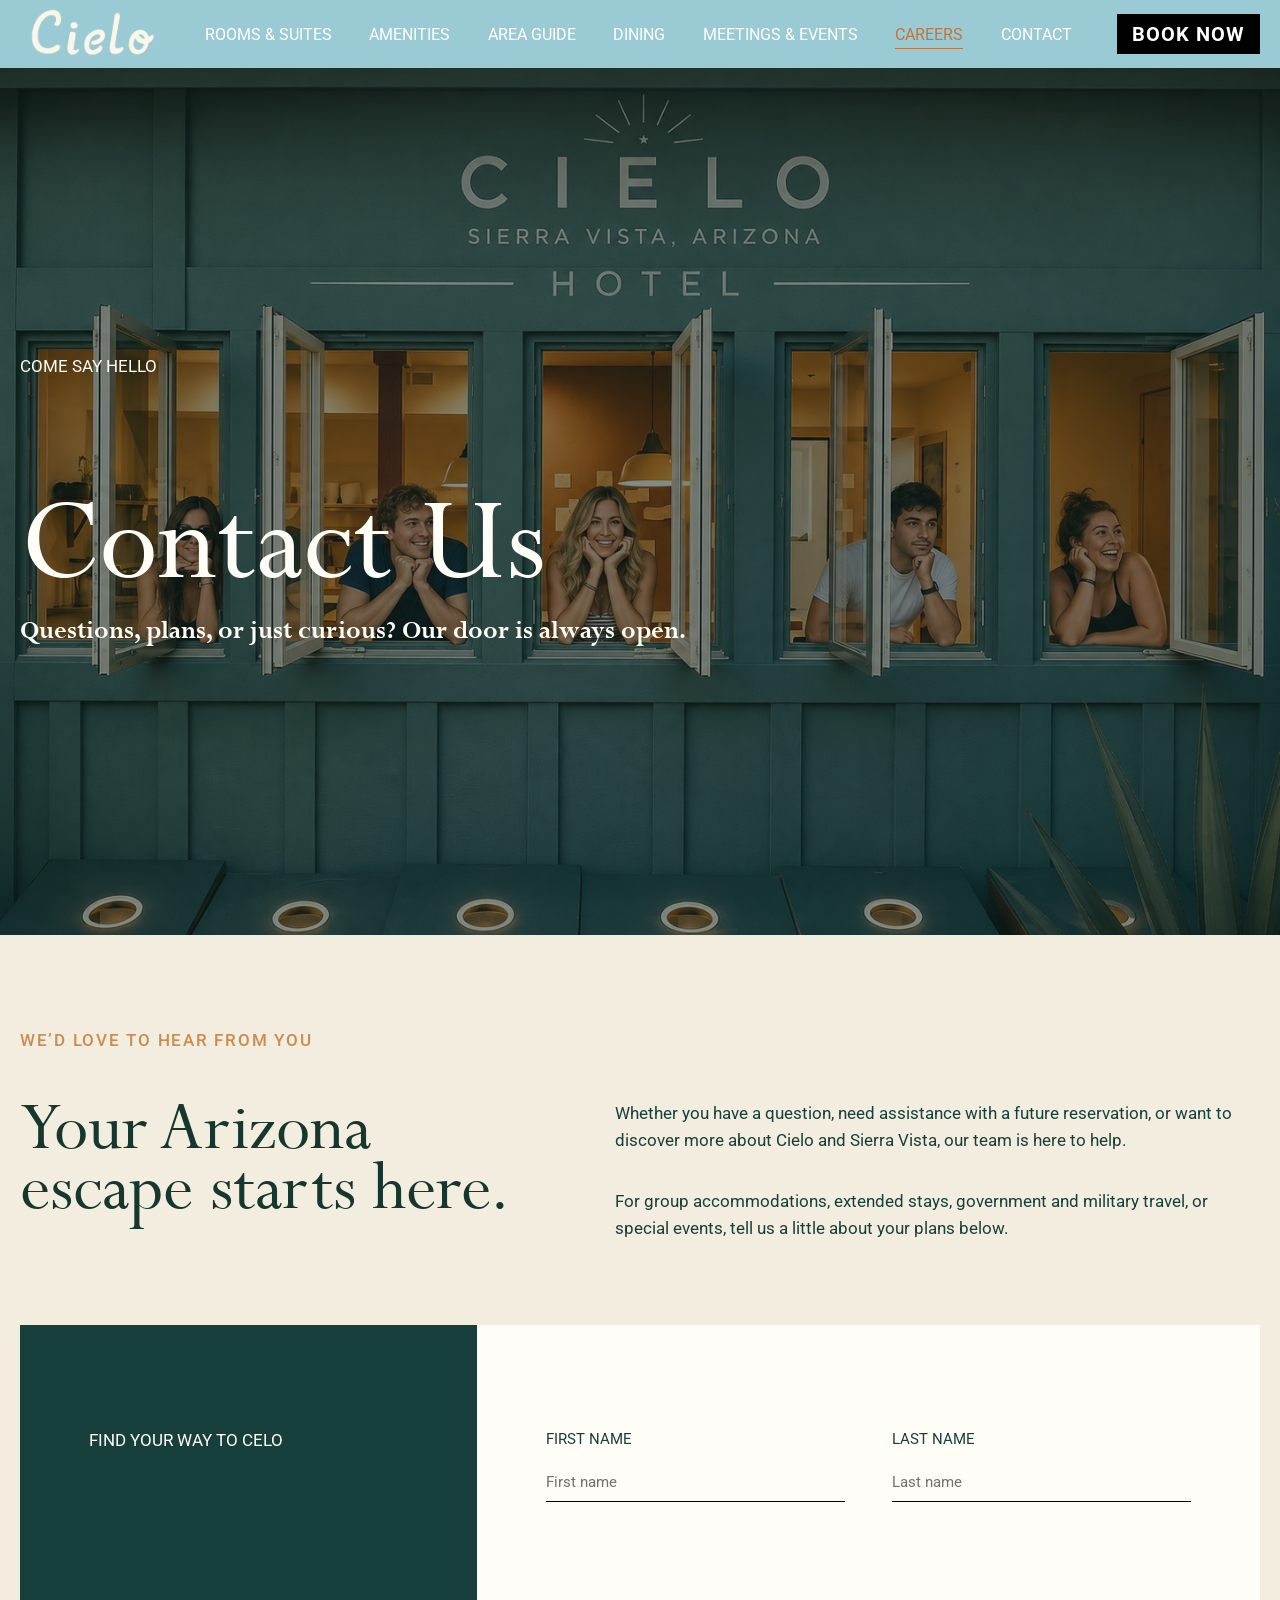
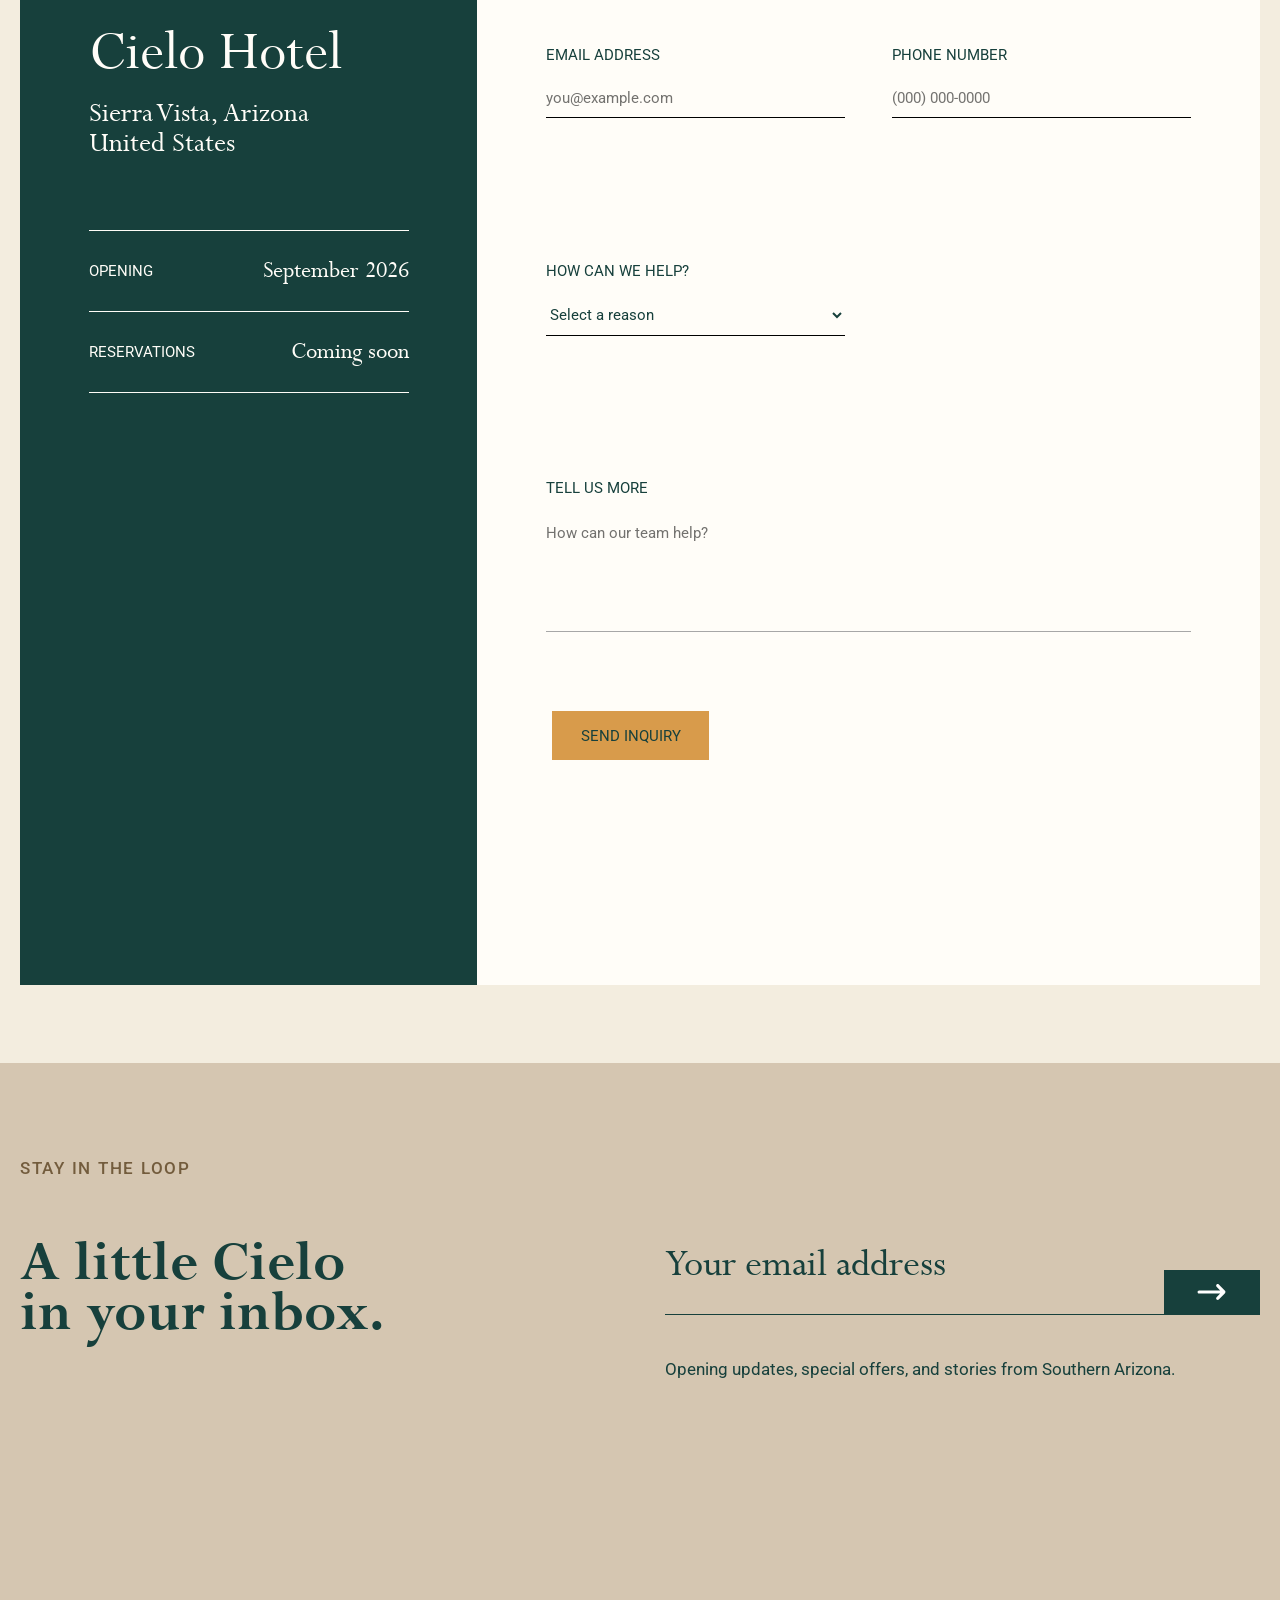
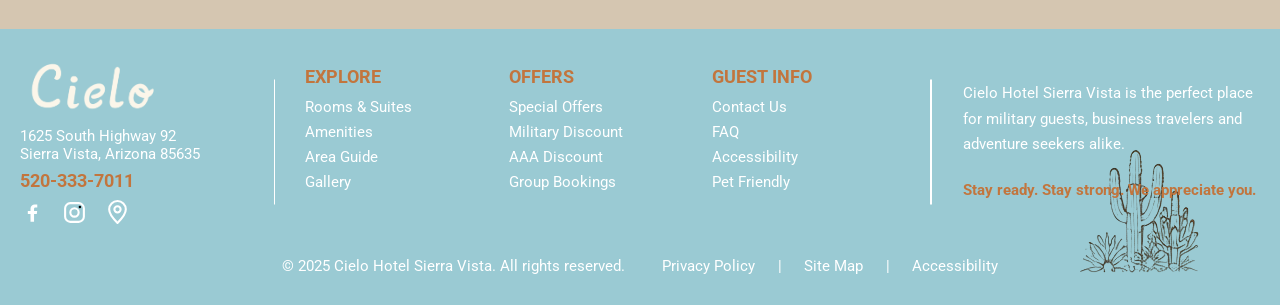
<file: contact.html>
<!DOCTYPE html>
<html lang="en">

<head>
	<!-- Basic Page Needs
		================================================== -->
	<meta charset="utf-8">
	<meta http-equiv="X-UA-Compatible" content="IE=edge">
	<meta name="viewport" content="width=device-width, initial-scale=1">
	<title>Contact | Cielo-Hotel </title>
	<meta name="description" content="SFI">
	<link rel="stylesheet" href="./assets/fonts/stylesheet.css">
	<link rel="stylesheet" type="text/css" href="assets/css/reset.css" />
	<link rel="stylesheet" type="text/css" href="assets/css/main.css" />
	<link rel="stylesheet" type="text/css" href="assets/css/custom.css" />

</head>

<body>
	<header id="site-header" class="site-header">
		<div class="container container-header">
			<div class="site-header__top">

				<a href="#" class="site-header__logo">
					<img src="./assets/images/Cielo.png" alt="">
					<!-- <span class="site-header__logo-title">Hotel</span> -->
					<!-- <span class="site-header__logo-subtitle">siera vista</span> -->
				</a>

				<nav class="site-nav">
					<ul>
						<li><a href="#rooms" class="site-nav__link">ROOMS &amp; SUITES</a></li>
						<li><a href="#amenities" class="site-nav__link">AMENITIES</a></li>
						<li><a href="#area-guide" class="site-nav__link">AREA GUIDE</a></li>
						<li><a href="#dining" class="site-nav__link">DINING</a></li>
						<li><a href="#meetings" class="site-nav__link">MEETINGS &amp; EVENTS</a></li>
						<li><a href="#careers" class="site-nav__link site-nav__link--active">CAREERS</a></li>
						<li><a href="#contact" class="site-nav__link">CONTACT</a></li>
					</ul>
				</nav>

				<div class="site-header__cta">
					<a href="#book" class="btn btn--primary">BOOK NOW</a>
					<div class="hambuger-mobile">
						<span class="lines line-1"></span>
						<span class="lines line-2"></span>
						<span class="lines line-3"></span>
					</div>
				</div>

			</div>
		</div>
	</header>


	<main id="site-content" class="site-content">
		<section class="contact-hero-sec"
			style="background: url(assets/images/contact-bg.jpg) no-repeat center / cover;">
			<div class="container">
				<div class="contact-hero__subheading">come say hello</div>
				<h1 class="contact-hero__heading">Contact Us</h1>
				<div class="contact-hero__desc">
					<p>Questions, plans, or just curious? Our door is always open.</p>
				</div>
			</div>
		</section>
		<section class="contact-main-sec">
			<div class="container">
				<div class="contact-main__subheading">
					we’d love to hear from you
				</div>
				<div class="contact-main__header">
					<div class="left">
						<h2 class="contact-main__heading">Your Arizona escape starts here.</h2>
					</div>
					<div class="right">
						<div class="contact-main__desc">
							<p>Whether you have a question, need assistance with a future
								reservation, or want to discover more about Cielo and Sierra Vista, our team is here to
								help.
							</p>
							<p>For group accommodations, extended stays, government and military travel, or special
								events, tell us a little about your plans below.</p>
						</div>
					</div>
				</div>
				<div class="contact-main__box">
					<div class="left">
						<div class="contact-main__box-label">
							FIND YOUR WAY TO CELO
						</div>
						<h3 class="contact-main__box-title">
							Cielo Hotel
						</h3>
						<p class="contact-main__box-address">Sierra Vista, Arizona
							<br />United States
						</p>
						<div class="contact-main__box-infos">
							<div class="contact-main__box-info">
								<div class="info-label">OPENING</div>
								<div class="info-value">September 2026</div>
							</div>
							<div class="contact-main__box-info">
								<div class="info-label">RESERVATIONS</div>
								<div class="info-value">Coming soon</div>
							</div>
						</div>
					</div>
					<div class="right">
						<form class="contact-form">
							<div class="contact-form__row">
								<div class="contact-form__field">
									<label for="first-name">FIRST NAME</label>
									<input type="text" id="first-name" name="first_name" placeholder="First name" />
								</div>

								<div class="contact-form__field">
									<label for="last-name">LAST NAME</label>
									<input type="text" id="last-name" name="last_name" placeholder="Last name" />
								</div>
							</div>

							<div class="contact-form__row">
								<div class="contact-form__field">
									<label for="email">EMAIL ADDRESS</label>
									<input type="email" id="email" name="email" placeholder="you@example.com" />
								</div>

								<div class="contact-form__field">
									<label for="phone">PHONE NUMBER</label>
									<input type="tel" id="phone" name="phone" placeholder="(000) 000-0000" />
								</div>
							</div>

							<div class="contact-form__row">
								<div class="contact-form__field">
									<label for="reason">HOW CAN WE HELP?</label>

									<select id="reason" name="reason">
										<option value="" selected disabled>
											Select a reason
										</option>
										<option value="reservation">Reservation</option>
										<option value="general">General inquiry</option>
										<option value="partnership">Partnership</option>
									</select>
								</div>
							</div>

							<div class="contact-form__field contact-form__message">
								<label for="message">TELL US MORE</label>

								<textarea id="message" name="message" placeholder="How can our team help?"></textarea>
							</div>

							<div class="contact-form__submit">
								<button type="submit">
									SEND INQUIRY
								</button>
							</div>
						</form>
					</div>
				</div>
			</div>
		</section>
		<section class="contact-subscribe-sec">
			<div class="container">
				<div class="contact-subscribe__subheading">stay in the loop</div>

				<div class="contact-subscribe__content">
					<div class="left">
						<h2 class="contact-subscribe__heading">A little Cielo
							in your inbox.</h2>
					</div>
					<div class="right">
						<form class="contact-subscribe__form">
							<div class="contact-subscribe__input-wrap">
								<input type="email" name="email" placeholder="Your email address"
									aria-label="Your email address" required />
								<button type="submit" aria-label="Subscribe">
									<img src="assets/images/arrow-right-long-solid-full.svg" alt="">
								</button>
							</div>

							<p class="contact-subscribe__desc">
								Opening updates, special offers, and stories from Southern Arizona.
							</p>
						</form>
					</div>
				</div>
			</div>
		</section>
	</main>

	<footer class="site-footer" id="site-footer" role="contentinfo">
		<div class="site-footer__main">
			<div class="container">
				<div class="site-footer__row">

					<div class="site-footer__brand">
						<a href="#" class="site-header__logo">
							<img src="./assets/images/Cielo.png" alt="">
							<!-- <span>Hotel</span> -->
							<!-- <span>siera vista</span> -->
						</a>


						<div class="site-footer__address">
							1625 South Highway 92<br>
							Sierra Vista, Arizona 85635
						</div>

						<a href="tel:5203337011" class="site-footer__phone">520-333-7011</a>
						<div class="site-footer__social site-header__social">
							<a href="#" aria-label="Facebook" class="social-icon">
								<svg viewBox="0 0 24 24" fill="#fff">
									<path
										d="M13.5 21v-7.5h2.6l.4-3h-3V8.6c0-.9.25-1.5 1.5-1.5h1.6V4.4c-.3 0-1.3-.1-2.4-.1-2.4 0-4.1 1.5-4.1 4.2v2H7.5v3h2.6V21h3.4z" />
								</svg>
							</a>
							<a href="#" aria-label="Instagram" class="social-icon">
								<svg viewBox="0 0 24 24" fill="none" stroke="#fff" stroke-width="2">
									<rect x="3" y="3" width="18" height="18" rx="5" />
									<circle cx="12" cy="12" r="4" />
									<circle cx="17.2" cy="6.8" r="1.2" fill="currentColor" stroke="none" />
								</svg>
							</a>
							<a href="#" aria-label="Location" class="social-icon">
								<svg viewBox="0 0 24 24" fill="none" stroke="#fff" stroke-width="2">
									<path d="M12 22s8-7.58 8-13a8 8 0 1 0-16 0c0 5.42 8 13 8 13z" stroke-linecap="round"
										stroke-linejoin="round" />
									<circle cx="12" cy="9" r="3" />
								</svg>
							</a>
						</div>
					</div>

					<div class="site-footer__menu">
						<nav class="site-footer__nav" aria-label="Explore">
							<h3 class="site-footer__nav-heading">Explore</h3>
							<ul>
								<li><a href="/rooms">Rooms & Suites</a></li>
								<li><a href="/amenities">Amenities</a></li>
								<li><a href="/area-guide">Area Guide</a></li>
								<li><a href="/gallery">Gallery</a></li>
							</ul>
						</nav>

						<nav class="site-footer__nav" aria-label="Offers">
							<h3 class="site-footer__nav-heading">Offers</h3>
							<ul>
								<li><a href="/special-offers">Special Offers</a></li>
								<li><a href="/military-discount">Military Discount</a></li>
								<li><a href="/aaa-discount">AAA Discount</a></li>
								<li><a href="/group-bookings">Group Bookings</a></li>
							</ul>
						</nav>

						<nav class="site-footer__nav" aria-label="Guest Info">
							<h3 class="site-footer__nav-heading">Guest Info</h3>
							<ul>
								<li><a href="/contact">Contact Us</a></li>
								<li><a href="/faq">FAQ</a></li>
								<li><a href="/accessibility">Accessibility</a></li>
								<li><a href="/pet-friendly">Pet Friendly</a></li>
							</ul>
						</nav>
					</div>


					<div class="site-footer__about">
						<p class="site-footer__about-text">Cielo Hotel Sierra Vista is the perfect place for military
							guests, business travelers and adventure seekers alike.</p>
						<p class="site-footer__about-highlight">Stay ready. Stay strong. We appreciate you.</p>
					</div>

				</div>


			</div>
		</div>

		<div class="site-footer__bottom">
			<div class="container">
				<p class="site-footer__copyright">© 2025 Cielo Hotel Sierra Vista. All rights reserved.</p>
				<nav class="site-footer__bottom-nav">
					<a href="/privacy">Privacy Policy</a>
					<span>|</span>
					<a href="/sitemap">Site Map</a>
					<span>|</span>
					<a href="/accessibility">Accessibility</a>
				</nav>
			</div>
		</div>
	</footer>
	<script type="text/javascript" src="assets/js/jquery-3.5.0.min.js"></script>
	<script type="text/javascript" src="assets/js/main.js"></script>
	<script type="text/javascript">
	</script>
</body>

</html>
</file>
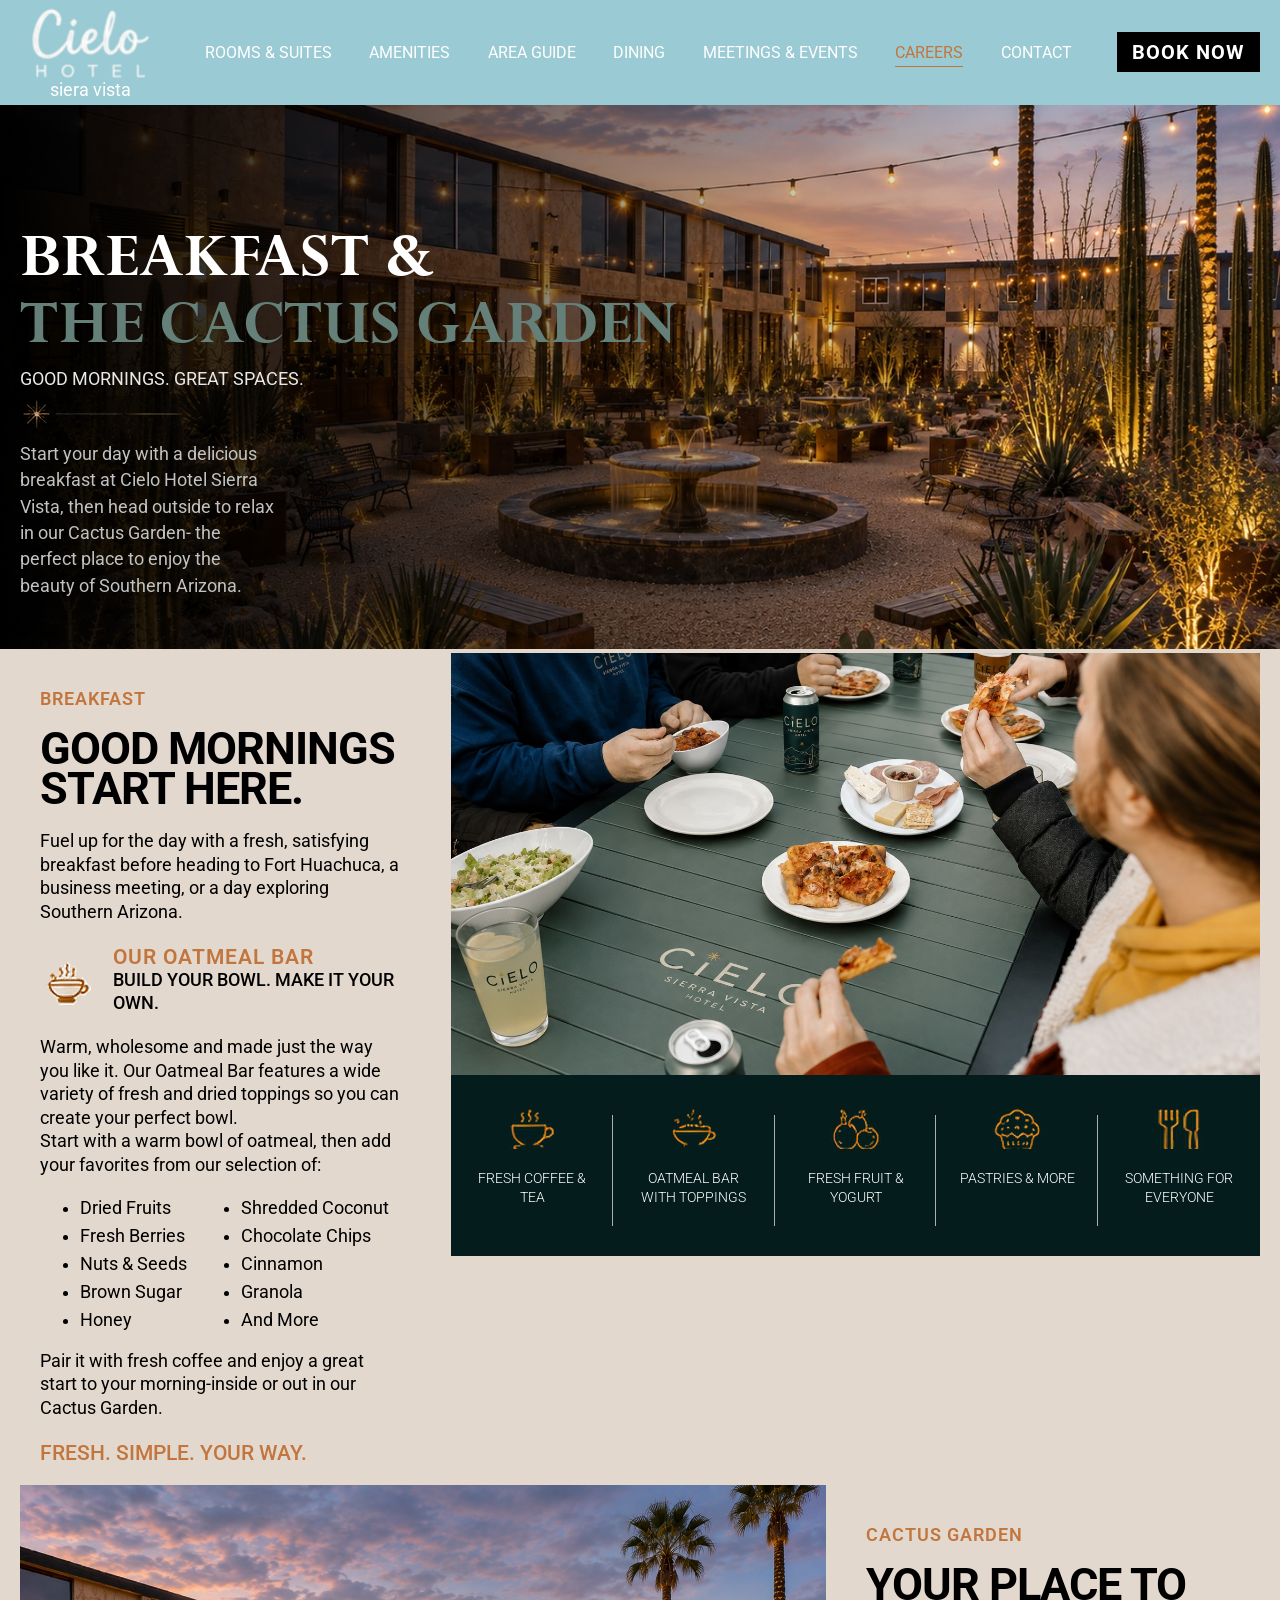
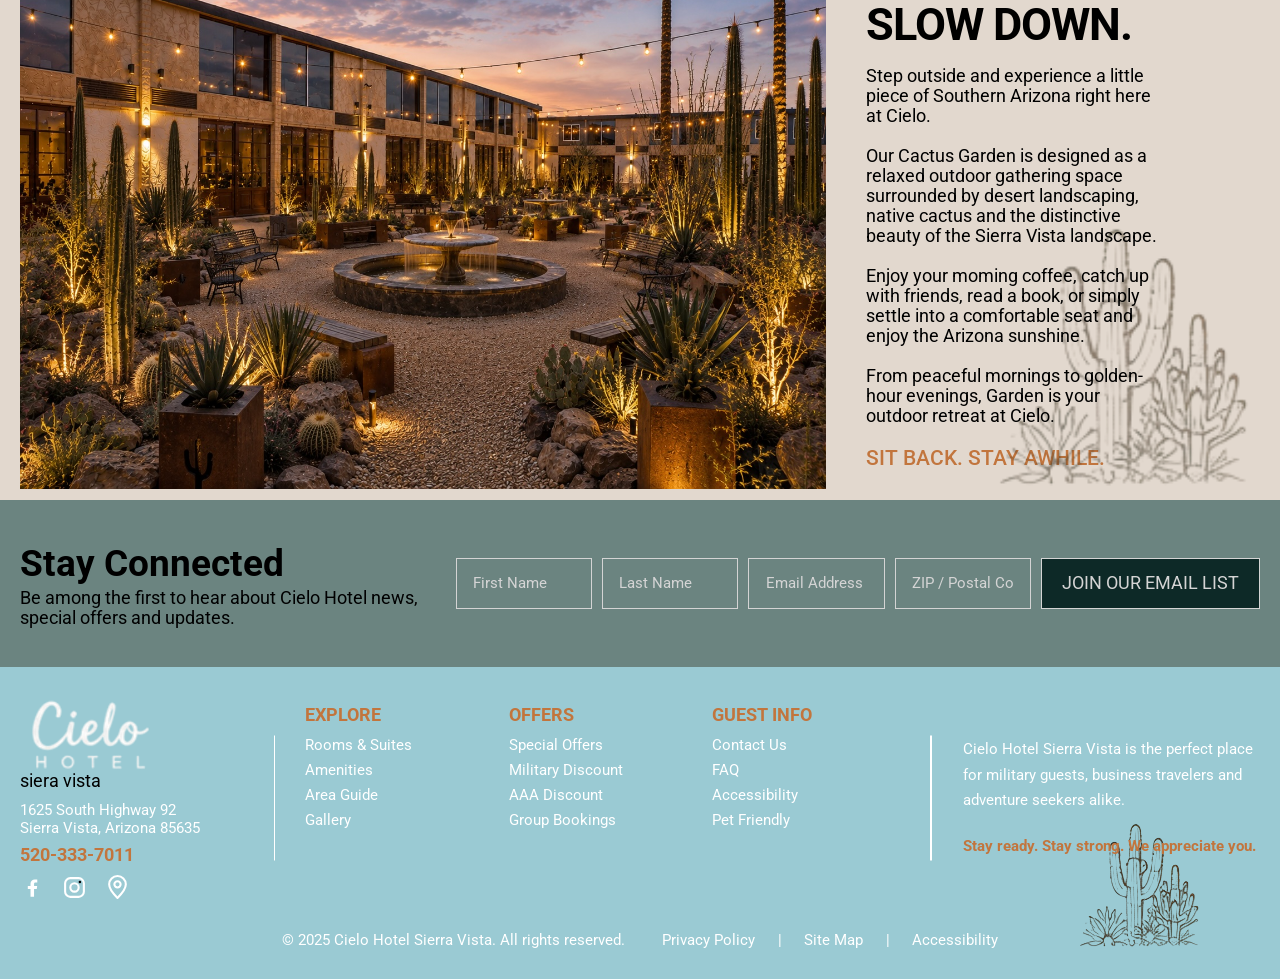
<file: dining.html>
<!DOCTYPE html>
<html lang="en">

<head>
	<!-- Basic Page Needs
		================================================== -->
	<meta charset="utf-8">
	<meta http-equiv="X-UA-Compatible" content="IE=edge">
	<meta name="viewport" content="width=device-width, initial-scale=1">
	<title>Cielo-Hotel </title>
	<meta name="description" content="SFI">
	<link rel="stylesheet" href="./assets/fonts/stylesheet.css">
	<link rel="stylesheet" type="text/css" href="assets/css/reset.css" />
	<link rel="stylesheet" type="text/css" href="assets/css/main.css" />
	<link rel="stylesheet" type="text/css" href="assets/css/careers.css" />
	<link rel="stylesheet" type="text/css" href="assets/css/dining.css" />

</head>

<body>
	<header id="site-header" class="site-header">
		<div class="container container-header">
			<div class="site-header__top">

				<a href="#" class="site-header__logo">
					<img src="./assets/images/Cielo_Careers_Final_Approved_preview_rev_1.png" alt="">
					<span>siera vista</span>
				</a>

				<nav class="site-nav">
					<ul>
						<li><a href="#rooms" class="site-nav__link">ROOMS &amp; SUITES</a></li>
						<li><a href="#amenities" class="site-nav__link">AMENITIES</a></li>
						<li><a href="#area-guide" class="site-nav__link">AREA GUIDE</a></li>
						<li><a href="#dining" class="site-nav__link">DINING</a></li>
						<li><a href="#meetings" class="site-nav__link">MEETINGS &amp; EVENTS</a></li>
						<li><a href="#careers" class="site-nav__link site-nav__link--active">CAREERS</a></li>
						<li><a href="#contact" class="site-nav__link">CONTACT</a></li>
					</ul>
				</nav>

				<div class="site-header__cta">
					<a href="#book" class="btn btn--primary">BOOK NOW</a>
					<div class="hambuger-mobile">
						<span class="lines line-1"></span>
						<span class="lines line-2"></span>
						<span class="lines line-3"></span>
					</div>
				</div>

			</div>
		</div>
	</header>

	<main id="site-content" class="site-content">
		<section class="career-hero dining-hero-sec"
			style="background-image:url(./assets/images/cielo-courtyard.jpeg);     background-position: center center; background-repeat: no-repeat; background-size: cover;">
			<div class="container">
				<div class="hero-content">
					<h1 class="hero-title">
						BREAKFAST & <br> <strong class="hightline">THE CACTUS GARDEN</strong>
					</h1>
					<span>GOOD MORNINGS. GREAT SPACES.</span>
					<div class="hero-img">
						<img src="./assets/images/sparkle_line_meets_heart.png" />
					</div>
					<div class="hero-des">
						<p>
							Start your day with a delicious breakfast
							at Cielo Hotel Sierra Vista, then head
							outside to relax in our Cactus Garden-
							the perfect place to enjoy the beauty
							of Southern Arizona.
						</p>
					</div>
				</div>
			</div>
		</section>
		<section class="dining-morning-sec">
			<div class="container">
				<div class="morning-row">
					<div class="morning-left">
						<span class="bage-title">BREAKFAST</span>
						<h2 class="heading-title">GOOD MORNINGS START HERE.</h2>
						<p>Fuel up for the day with a fresh, satisfying
							breakfast before heading to Fort Huachuca,
							a business meeting, or a day exploring
							Southern Arizona.</p>
						<div class="morning-left-list">
							<img src="./assets/images/oatmeal_bowl_icon.png">
							<div class="list-right">
								<span>OUR OATMEAL BAR</span>
								<p>BUILD YOUR BOWL. MAKE IT YOUR OWN.</p>
							</div>
						</div>
						<p>
							Warm, wholesome and made just the way you like it.
							Our Oatmeal Bar features a wide variety of fresh and
							dried toppings so you can create your perfect bowl.<br>
							Start with a warm bowl of oatmeal, then add your
							favorites from our selection of:
						</p>
						<nav>
							<ul>
								<li>Dried Fruits</li>
								<li>Shredded Coconut</li>
								<li>Fresh Berries</li>
								<li>Chocolate Chips</li>
								<li>Nuts & Seeds</li>
								<li>Cinnamon</li>
								<li>Brown Sugar</li>
								<li>Granola</li>
								<li>Honey</li>
								<li>And More</li>
							</ul>
						</nav>
						<p>Pair it with fresh coffee and enjoy a great start to your
							morning-inside or out in our Cactus Garden.</p>
						<span class="botton-text">FRESH. SIMPLE. YOUR WAY.</span>
					</div>
					<div class="morning-right">
						<img class="bg-img" src="./assets/images/render lifestyle.jpg">
						<div class="morning-right-list">
							<div class="morning-right-item">
								<img src="./assets/images/coffee_tea.png">
								<p>FRESH COFFEE
									& TEA</p>
							</div>
							<div class="morning-right-item">
								<img src="./assets/images/oatmeal_bar.png">
								<p>OATMEAL BAR
									WITH TOPPINGS</p>
							</div>
							<div class="morning-right-item">
								<img src="./assets/images/fresh_fruit_yogurt.png">
								<p>FRESH FRUIT &
									YOGURT</p>
							</div>
							<div class="morning-right-item">
								<img src="./assets/images/pastries_more.png">
								<p>PASTRIES &
									MORE</p>
							</div>
							<div class="morning-right-item">
								<img src="./assets/images/fork_knife.png">
								<p>SOMETHING FOR
									EVERYONE</p>
							</div>
						</div>
					</div>
				</div>
			</div>
		</section>
		<section class="dining-garden-sec">
			<div class="container">
				<div class="garden-row">
					<div class="garden-lef">
						<img src="./assets/images/cielo-courtyard.jpeg">
					</div>
					<div class="garden-right">
						<span class="bage-title">CACTUS GARDEN</span>
						<h2 class="heading-title">YOUR PLACE TO <br>
							SLOW DOWN.</h2>
						<p>Step outside and experience a little piece of Southern Arizona
							right here at Cielo.<br><br>
							Our Cactus Garden is designed as a relaxed outdoor gathering
							space surrounded by desert landscaping, native cactus and the
							distinctive beauty of the Sierra Vista landscape.<br><br>
							Enjoy your moming coffee, catch up with friends, read a book,
							or simply settle into a comfortable seat and enjoy the
							Arizona sunshine.<br><br>
							From peaceful mornings to golden-hour evenings,
							Garden is your outdoor retreat at Cielo.</p>

						<span class="botton-text">SIT BACK. STAY AWHILE.</span>
						<img class="bg-img" src="./assets/images/bg-footer-removebg-preview.png">
					</div>
				</div>
			</div>
		</section>
		<section id="book" class="newsletter-signup dinging-stay-sec">
			<div class="container">
				<div class="dinging-stay-sec-main">
					<div class="stay-title">
						<h2>Stay Connected</h2>
						<p>Be among the first to hear about Cielo Hotel news,
							special offers and updates.</p>
					</div>
					<form class=" stay-form">
						<div class="newsletter-signup__field">
							<input type="text" placeholder="First Name" class="newsletter-signup__input">
						</div>

						<div class="newsletter-signup__field">
							<input type="text" placeholder="Last Name" class="newsletter-signup__input">
						</div>

						<div class="newsletter-signup__field">
							<input type="email" placeholder="Email Address" class="newsletter-signup__input">
						</div>

						<div class="newsletter-signup__field">
							<input type="text" placeholder="ZIP / Postal Code" class="newsletter-signup__input">
						</div>
						<input type="submit" value="Join Our Email List" class="newsletter-signup__button">

					</form>
				</div>
			</div>
		</section>
	</main>
	<footer class="site-footer" id="site-footer" role="contentinfo">
		<div class="site-footer__main">
			<div class="container">
				<div class="site-footer__row">

					<div class="site-footer__brand">
						<a href="#" class="site-header__logo">
							<img src="./assets/images/Cielo_Careers_Final_Approved_preview_rev_1.png" alt="">
							<span>siera vista</span>
						</a>


						<div class="site-footer__address">
							1625 South Highway 92<br>
							Sierra Vista, Arizona 85635
						</div>

						<a href="tel:5203337011" class="site-footer__phone">520-333-7011</a>
						<div class="site-footer__social site-header__social">
							<a href="#" aria-label="Facebook" class="social-icon">
								<svg viewBox="0 0 24 24" fill="#fff">
									<path
										d="M13.5 21v-7.5h2.6l.4-3h-3V8.6c0-.9.25-1.5 1.5-1.5h1.6V4.4c-.3 0-1.3-.1-2.4-.1-2.4 0-4.1 1.5-4.1 4.2v2H7.5v3h2.6V21h3.4z" />
								</svg>
							</a>
							<a href="#" aria-label="Instagram" class="social-icon">
								<svg viewBox="0 0 24 24" fill="none" stroke="#fff" stroke-width="2">
									<rect x="3" y="3" width="18" height="18" rx="5" />
									<circle cx="12" cy="12" r="4" />
									<circle cx="17.2" cy="6.8" r="1.2" fill="currentColor" stroke="none" />
								</svg>
							</a>
							<a href="#" aria-label="Location" class="social-icon">
								<svg viewBox="0 0 24 24" fill="none" stroke="#fff" stroke-width="2">
									<path d="M12 22s8-7.58 8-13a8 8 0 1 0-16 0c0 5.42 8 13 8 13z" stroke-linecap="round"
										stroke-linejoin="round" />
									<circle cx="12" cy="9" r="3" />
								</svg>
							</a>
						</div>
					</div>

					<div class="site-footer__menu">
						<nav class="site-footer__nav" aria-label="Explore">
							<h3 class="site-footer__nav-heading">Explore</h3>
							<ul>
								<li><a href="/rooms">Rooms & Suites</a></li>
								<li><a href="/amenities">Amenities</a></li>
								<li><a href="/area-guide">Area Guide</a></li>
								<li><a href="/gallery">Gallery</a></li>
							</ul>
						</nav>

						<nav class="site-footer__nav" aria-label="Offers">
							<h3 class="site-footer__nav-heading">Offers</h3>
							<ul>
								<li><a href="/special-offers">Special Offers</a></li>
								<li><a href="/military-discount">Military Discount</a></li>
								<li><a href="/aaa-discount">AAA Discount</a></li>
								<li><a href="/group-bookings">Group Bookings</a></li>
							</ul>
						</nav>

						<nav class="site-footer__nav" aria-label="Guest Info">
							<h3 class="site-footer__nav-heading">Guest Info</h3>
							<ul>
								<li><a href="/contact">Contact Us</a></li>
								<li><a href="/faq">FAQ</a></li>
								<li><a href="/accessibility">Accessibility</a></li>
								<li><a href="/pet-friendly">Pet Friendly</a></li>
							</ul>
						</nav>
					</div>


					<div class="site-footer__about">
						<p class="site-footer__about-text">Cielo Hotel Sierra Vista is the perfect place for military
							guests, business travelers and adventure seekers alike.</p>
						<p class="site-footer__about-highlight">Stay ready. Stay strong. We appreciate you.</p>
					</div>

				</div>


			</div>
		</div>

		<div class="site-footer__bottom">
			<div class="container">
				<p class="site-footer__copyright">© 2025 Cielo Hotel Sierra Vista. All rights reserved.</p>
				<nav class="site-footer__bottom-nav">
					<a href="/privacy">Privacy Policy</a>
					<span>|</span>
					<a href="/sitemap">Site Map</a>
					<span>|</span>
					<a href="/accessibility">Accessibility</a>
				</nav>
			</div>
		</div>
	</footer>
	<script type="text/javascript" src="assets/js/jquery-3.5.0.min.js"></script>
	<script type="text/javascript" src="assets/js/main.js"></script>
	<script type="text/javascript" src="assets/js/careers.js"></script>
	<script type="text/javascript">
	</script>
</body>

</html>
</file>
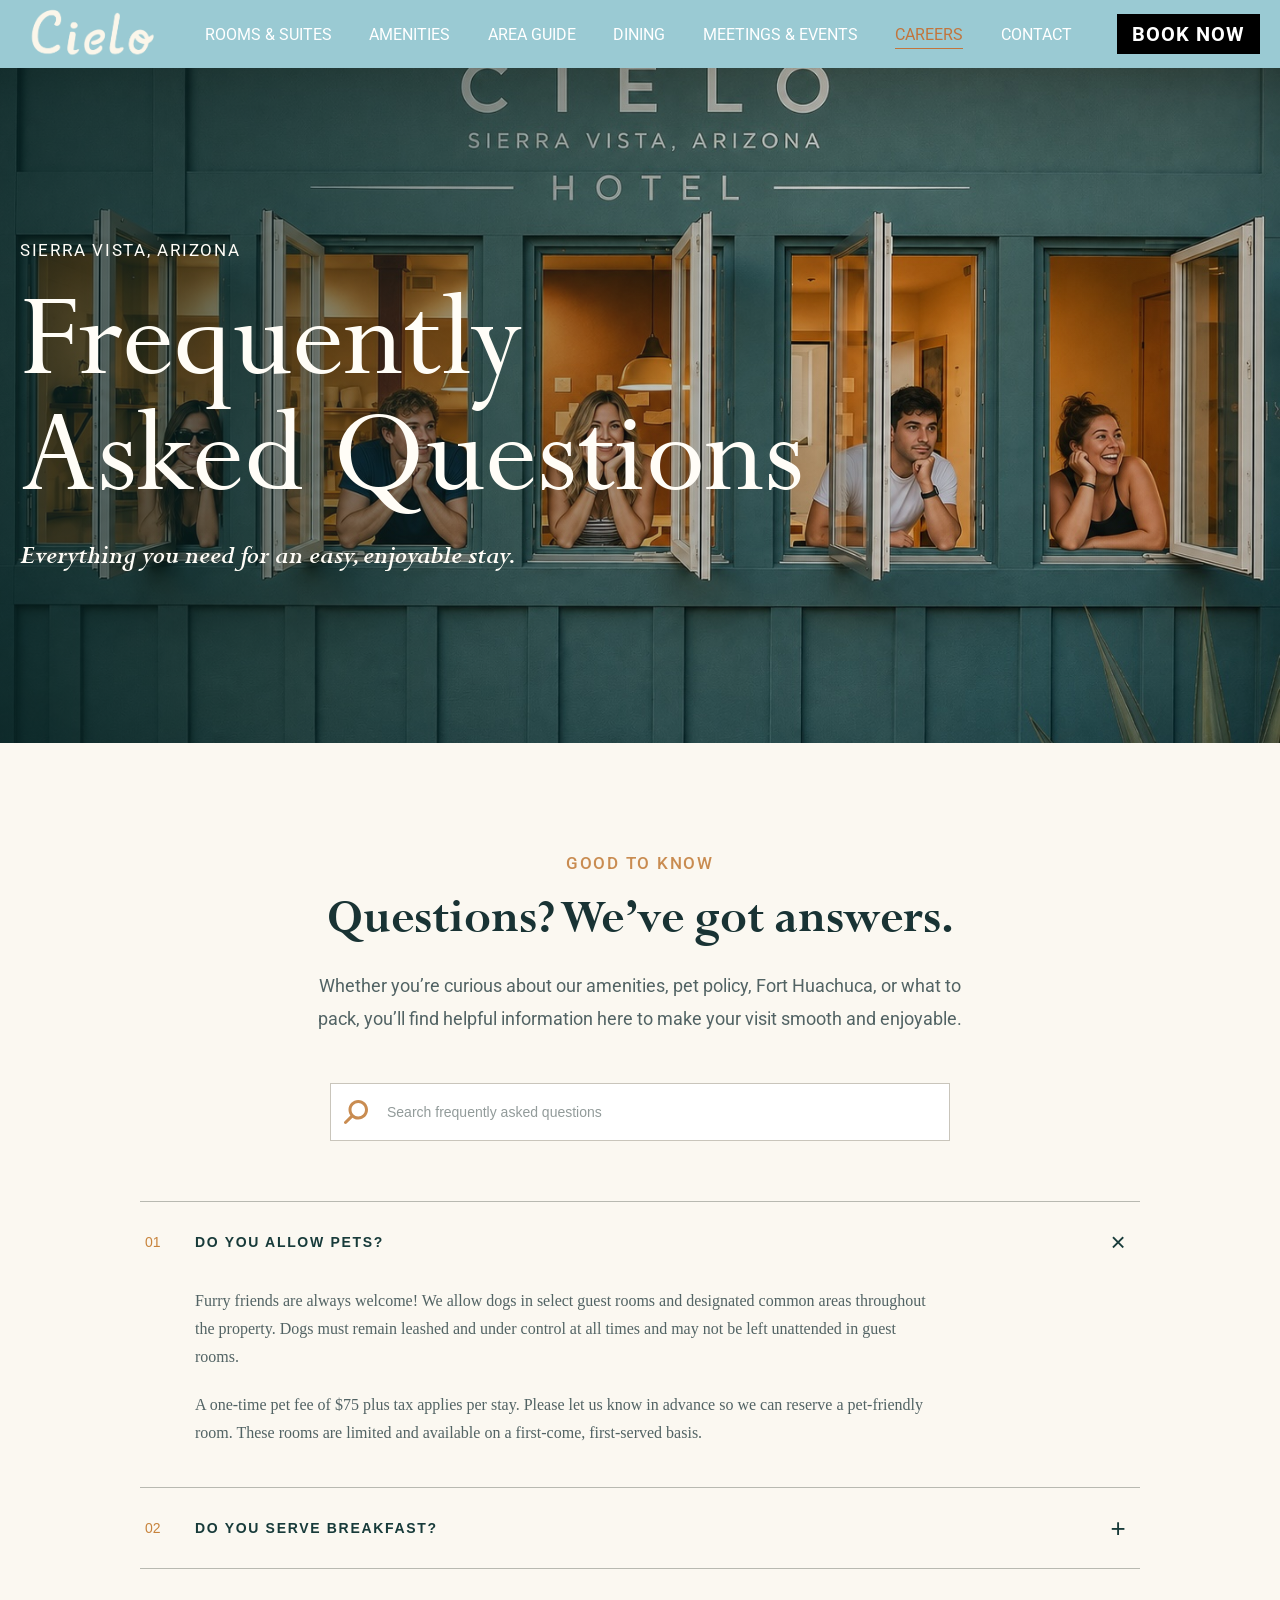
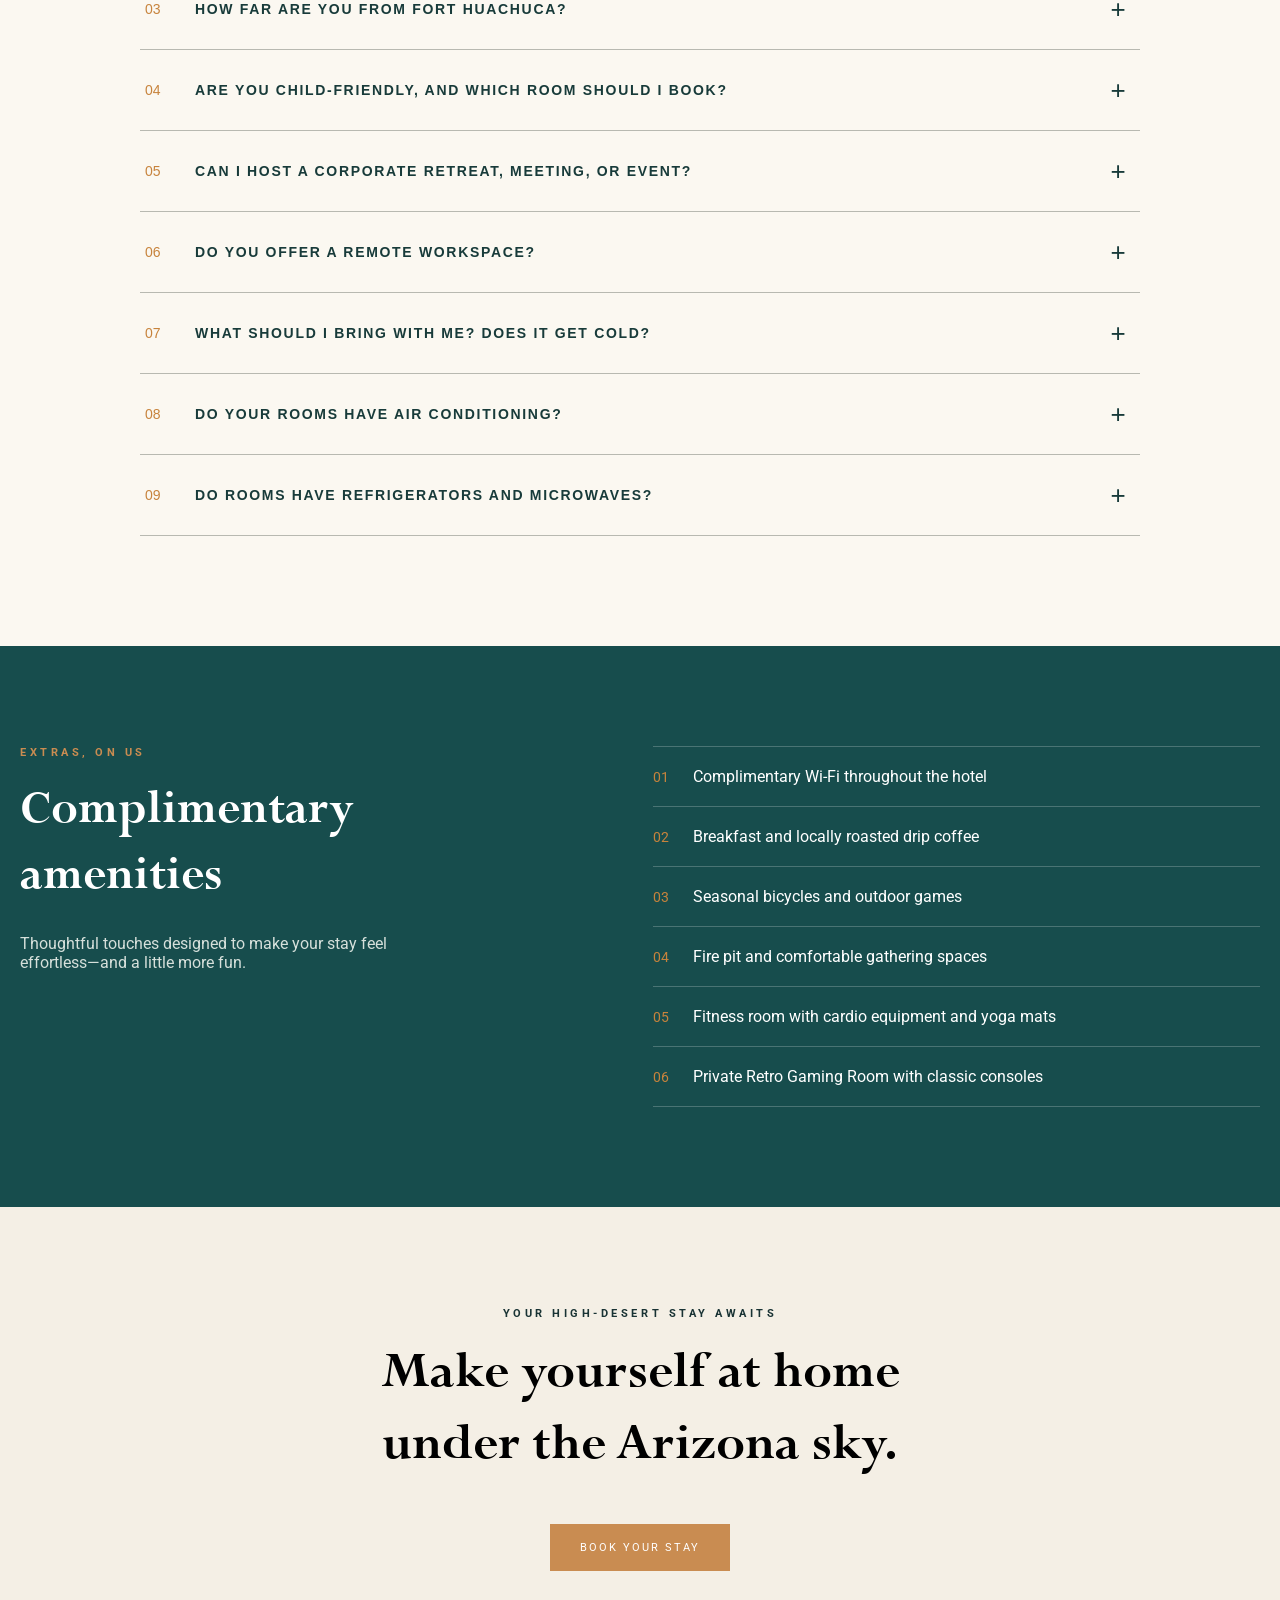
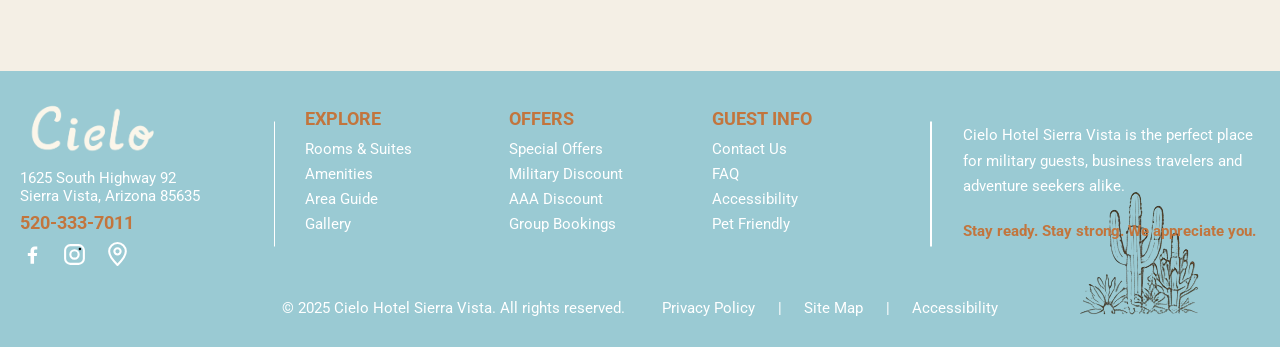
<file: faq.html>
<!DOCTYPE html>
<html lang="en">

<head>
	<!-- Basic Page Needs
		================================================== -->
	<meta charset="utf-8">
	<meta http-equiv="X-UA-Compatible" content="IE=edge">
	<meta name="viewport" content="width=device-width, initial-scale=1">
	<title>FAQ | Cielo-Hotel </title>
	<meta name="description" content="SFI">
	<link rel="stylesheet" href="./assets/fonts/stylesheet.css">
	<link rel="stylesheet" type="text/css" href="assets/css/reset.css" />
	<link rel="stylesheet" type="text/css" href="assets/css/main.css" />
	<link rel="stylesheet" type="text/css" href="assets/css/custom.css" />
	<link rel="stylesheet" type="text/css" href="assets/css/tn-style.css" />

</head>

<body>
	<header id="site-header" class="site-header">
		<div class="container container-header">
			<div class="site-header__top">

				<a href="#" class="site-header__logo">
					<img src="./assets/images/Cielo.png" alt="">
					<!-- <span class="site-header__logo-title">Hotel</span> -->
					<!-- <span class="site-header__logo-subtitle">siera vista</span> -->
				</a>

				<nav class="site-nav">
					<ul>
						<li><a href="#rooms" class="site-nav__link">ROOMS &amp; SUITES</a></li>
						<li><a href="#amenities" class="site-nav__link">AMENITIES</a></li>
						<li><a href="#area-guide" class="site-nav__link">AREA GUIDE</a></li>
						<li><a href="#dining" class="site-nav__link">DINING</a></li>
						<li><a href="#meetings" class="site-nav__link">MEETINGS &amp; EVENTS</a></li>
						<li><a href="#careers" class="site-nav__link site-nav__link--active">CAREERS</a></li>
						<li><a href="#contact" class="site-nav__link">CONTACT</a></li>
					</ul>
				</nav>

				<div class="site-header__cta">
					<a href="#book" class="btn btn--primary">BOOK NOW</a>
					<div class="hambuger-mobile">
						<span class="lines line-1"></span>
						<span class="lines line-2"></span>
						<span class="lines line-3"></span>
					</div>
				</div>

			</div>
		</div>
	</header>


	<main id="site-content" class="site-content">
		<section class="faq-hero-sec" style="background-image: url(assets/images/cielo-hero.jpeg);">
			<div class="container">
				<div class="faq-hero__content">
					<div class="faq-hero__subheading">SIERRA VISTA, ARIZONA</div>
					<h1 class="faq-hero__heading">Frequently<br>Asked Questions</h1>
					<div class="faq-hero__desc">
						<p>Everything you need for an easy, enjoyable stay.</p>
					</div>
				</div>
			</div>
		</section>
		<section class="faq-main-sec">
			<div class="container">

				<div class="faq-main__header">
					<div class="faq-main__subheading">GOOD TO KNOW</div>

					<h2 class="faq-main__heading">
						Questions? We’ve got answers.
					</h2>

					<div class="faq-main__desc">
						<p>
							Whether you’re curious about our amenities, pet policy,
							Fort Huachuca, or what to pack, you’ll find helpful
							information here to make your visit smooth and enjoyable.
						</p>
					</div>

					<div class="faq-main__search">
						<span class="faq-main__search-icon">
							<svg xmlns="http://www.w3.org/2000/svg" viewBox="0 0 640 640">
								<path fill="currentColor"
									d="M480 272C480 317.9 465.1 360.3 440 394.7L566.6 521.4C579.1 533.9 579.1 554.2 566.6 566.7C554.1 579.2 533.8 579.2 521.3 566.7L394.7 440C360.3 465.1 317.9 480 272 480C157.1 480 64 386.9 64 272C64 157.1 157.1 64 272 64C386.9 64 480 157.1 480 272zM272 416C351.5 416 416 351.5 416 272C416 192.5 351.5 128 272 128C192.5 128 128 192.5 128 272C128 351.5 192.5 416 272 416z" />
							</svg>
						</span>

						<input type="text" class="faq-main__search-input"
							placeholder="Search frequently asked questions">
					</div>
				</div>

				<div class="faq-main__list">

					<div class="faq-main__item is-active">
						<button class="faq-main__question" type="button">
							<span class="faq-main__number">01</span>

							<span class="faq-main__title">
								Do You Allow Pets?
							</span>

							<span class="faq-main__icon">
								<span class="icon-plus">+</span>
								<span class="icon-close">×</span>
							</span>
						</button>

						<div class="faq-main__answer">
							<p>
								Furry friends are always welcome! We allow dogs in select
								guest rooms and designated common areas throughout the
								property. Dogs must remain leashed and under control at
								all times and may not be left unattended in guest rooms.
							</p>

							<p>
								A one-time pet fee of $75 plus tax applies per stay.
								Please let us know in advance so we can reserve a
								pet-friendly room. These rooms are limited and available
								on a first-come, first-served basis.
							</p>
						</div>
					</div>

					<div class="faq-main__item">
						<button class="faq-main__question" type="button">
							<span class="faq-main__number">02</span>

							<span class="faq-main__title">
								DO YOU SERVE BREAKFAST?
							</span>

							<span class="faq-main__icon">
								<span class="icon-plus">+</span>
								<span class="icon-close">×</span>
							</span>
						</button>

						<div class="faq-main__answer">
							<p>
								Yes, we offer breakfast for our guests each morning.
								Please check with the front desk for current breakfast
								hours and menu options.
							</p>
						</div>
					</div>

					<div class="faq-main__item">
						<button class="faq-main__question" type="button">
							<span class="faq-main__number">03</span>

							<span class="faq-main__title">
								HOW FAR ARE YOU FROM FORT HUACHUCA?
							</span>

							<span class="faq-main__icon">
								<span class="icon-plus">+</span>
								<span class="icon-close">×</span>
							</span>
						</button>

						<div class="faq-main__answer">
							<p>
								Cielo Hotel is conveniently located in Sierra Vista, approximately a
								five-minute
								drive from Fort Huachuca—ideal for military personnel, government
								contractors,
								visiting families, and business travelers.
							</p>
						</div>
					</div>

					<div class="faq-main__item">
						<button class="faq-main__question" type="button">
							<span class="faq-main__number">04</span>

							<span class="faq-main__title">
								ARE YOU CHILD-FRIENDLY, AND WHICH ROOM SHOULD I BOOK?
							</span>

							<span class="faq-main__icon">
								<span class="icon-plus">+</span>
								<span class="icon-close">×</span>
							</span>
						</button>

						<div class="faq-main__answer">
							<p>
								Absolutely! Cielo Hotel is very family-friendly, with indoor and
								outdoor games
								for all ages. We recommend a Double Queen Room or One-Bedroom Suite
								for
								additional space and comfort.
							</p>
						</div>
					</div>
					<div class="faq-main__item">
						<button class="faq-main__question" type="button">
							<span class="faq-main__number">05</span>

							<span class="faq-main__title">
								CAN I HOST A CORPORATE RETREAT, MEETING, OR EVENT?
							</span>

							<span class="faq-main__icon">
								<span class="icon-plus">+</span>
								<span class="icon-close">×</span>
							</span>
						</button>

						<div class="faq-main__answer">
							<p>
								Yes! We would be delighted to learn more about your meeting, retreat,
								or
								special-event requirements. Visit our Meetings & Events page or
								contact the
								hotel directly to begin planning.
							</p>
						</div>
					</div>
					<div class="faq-main__item">
						<button class="faq-main__question" type="button">
							<span class="faq-main__number">06</span>

							<span class="faq-main__title">
								DO YOU OFFER A REMOTE WORKSPACE?
							</span>

							<span class="faq-main__icon">
								<span class="icon-plus">+</span>
								<span class="icon-close">×</span>
							</span>
						</button>

						<div class="faq-main__answer">
							<p>
								Yes. We offer a semi-private meeting space that may be rented for an
								additional
								Yes. We offer a semi-private meeting space that may be rented for an
								additional
								fee, subject to availability. Our One-Bedroom Suites also provide a
								comfortable
								setting for remote work. Please contact the front desk for
								availability.
							</p>
						</div>
					</div>
					<div class="faq-main__item">
						<button class="faq-main__question" type="button">
							<span class="faq-main__number">07</span>

							<span class="faq-main__title">
								WHAT SHOULD I BRING WITH ME? DOES IT GET COLD?
							</span>

							<span class="faq-main__icon">
								<span class="icon-plus">+</span>
								<span class="icon-close">×</span>
							</span>
						</button>

						<div class="faq-main__answer">
							<p>
								Sierra Vista enjoys a high-desert climate with abundant sunshine.
								Winter
								mornings and evenings can be chilly, while summer days can become very
								warm.
								We recommend bringing sunscreen, water, comfortable walking shoes, and
								sturdy
								hiking boots—especially if you plan to explore the surrounding trails
								and canyons.
							</p>
						</div>
					</div>

					<div class="faq-main__item">
						<button class="faq-main__question" type="button">
							<span class="faq-main__number">08</span>

							<span class="faq-main__title">
								DO YOUR ROOMS HAVE AIR CONDITIONING?
							</span>

							<span class="faq-main__icon">
								<span class="icon-plus">+</span>
								<span class="icon-close">×</span>
							</span>
						</button>

						<div class="faq-main__answer">
							<p>
								Yes. Every guest room has an individual air-conditioning unit,
								allowing you to
								adjust the temperature for your comfort.
							</p>
						</div>
					</div>
					<div class="faq-main__item">
						<button class="faq-main__question" type="button">
							<span class="faq-main__number">09</span>

							<span class="faq-main__title">
								DO ROOMS HAVE REFRIGERATORS AND MICROWAVES?
							</span>

							<span class="faq-main__icon">
								<span class="icon-plus">+</span>
								<span class="icon-close">×</span>
							</span>
						</button>

						<div class="faq-main__answer">
							<p>
								Yes. Every guest room includes a small refrigerator and microwave.
								Paper plates
								and disposable silverware are also available upon request.
							</p>
						</div>
					</div>

				</div>

				<div class="faq-main__no-result">
					No frequently asked questions found.
				</div>

			</div>
		</section>
		<section class="amenities" id="amenities">
			<div class="container">
				<div class="amenities__flex">
					<div class="amenities__left">
						<p class="eyebrow">EXTRAS, ON US</p>
						<h2 class="amenities__title">Complimentary amenities</h2>
						<p class="amenities__subtitle">Thoughtful touches designed to make your stay feel effortless—and
							a little more fun.</p>
					</div>
					<div class="amenities__right">
						<ul>
							<li><span class="faq-main__number">01</span> Complimentary Wi-Fi throughout the hotel</li>
							<li><span class="faq-main__number">02</span> Breakfast and locally roasted drip coffee</li>
							<li><span class="faq-main__number">03</span> Seasonal bicycles and outdoor games</li>
							<li><span class="faq-main__number">04</span> Fire pit and comfortable gathering spaces</li>
							<li><span class="faq-main__number">05</span> Fitness room with cardio equipment and yoga
								mats
							</li>
							<li><span class="faq-main__number">06</span> Private Retro Gaming Room with classic consoles
							</li>
						</ul>
					</div>
				</div>
			</div>

		</section>
		<section class="cta-ct" id="book">
			<div class="container">
				<p class="cta-ct__subtitle">YOUR HIGH-DESERT STAY AWAITS</p>
				<h2 class="cta-ct__title">Make yourself at home<br>under the Arizona sky.</h2>
				<a href="#" class="cta-ct__button">BOOK YOUR STAY</a>
			</div>

		</section>
	</main>

	<footer class="site-footer" id="site-footer" role="contentinfo">
		<div class="site-footer__main">
			<div class="container">
				<div class="site-footer__row">

					<div class="site-footer__brand">
						<a href="#" class="site-header__logo">
							<img src="./assets/images/Cielo.png" alt="">
							<!-- <span>Hotel</span> -->
							<!-- <span>siera vista</span> -->
						</a>


						<div class="site-footer__address">
							1625 South Highway 92<br>
							Sierra Vista, Arizona 85635
						</div>

						<a href="tel:5203337011" class="site-footer__phone">520-333-7011</a>
						<div class="site-footer__social site-header__social">
							<a href="#" aria-label="Facebook" class="social-icon">
								<svg viewBox="0 0 24 24" fill="#fff">
									<path
										d="M13.5 21v-7.5h2.6l.4-3h-3V8.6c0-.9.25-1.5 1.5-1.5h1.6V4.4c-.3 0-1.3-.1-2.4-.1-2.4 0-4.1 1.5-4.1 4.2v2H7.5v3h2.6V21h3.4z" />
								</svg>
							</a>
							<a href="#" aria-label="Instagram" class="social-icon">
								<svg viewBox="0 0 24 24" fill="none" stroke="#fff" stroke-width="2">
									<rect x="3" y="3" width="18" height="18" rx="5" />
									<circle cx="12" cy="12" r="4" />
									<circle cx="17.2" cy="6.8" r="1.2" fill="currentColor" stroke="none" />
								</svg>
							</a>
							<a href="#" aria-label="Location" class="social-icon">
								<svg viewBox="0 0 24 24" fill="none" stroke="#fff" stroke-width="2">
									<path d="M12 22s8-7.58 8-13a8 8 0 1 0-16 0c0 5.42 8 13 8 13z" stroke-linecap="round"
										stroke-linejoin="round" />
									<circle cx="12" cy="9" r="3" />
								</svg>
							</a>
						</div>
					</div>

					<div class="site-footer__menu">
						<nav class="site-footer__nav" aria-label="Explore">
							<h3 class="site-footer__nav-heading">Explore</h3>
							<ul>
								<li><a href="/rooms">Rooms & Suites</a></li>
								<li><a href="/amenities">Amenities</a></li>
								<li><a href="/area-guide">Area Guide</a></li>
								<li><a href="/gallery">Gallery</a></li>
							</ul>
						</nav>

						<nav class="site-footer__nav" aria-label="Offers">
							<h3 class="site-footer__nav-heading">Offers</h3>
							<ul>
								<li><a href="/special-offers">Special Offers</a></li>
								<li><a href="/military-discount">Military Discount</a></li>
								<li><a href="/aaa-discount">AAA Discount</a></li>
								<li><a href="/group-bookings">Group Bookings</a></li>
							</ul>
						</nav>

						<nav class="site-footer__nav" aria-label="Guest Info">
							<h3 class="site-footer__nav-heading">Guest Info</h3>
							<ul>
								<li><a href="/contact">Contact Us</a></li>
								<li><a href="/faq">FAQ</a></li>
								<li><a href="/accessibility">Accessibility</a></li>
								<li><a href="/pet-friendly">Pet Friendly</a></li>
							</ul>
						</nav>
					</div>


					<div class="site-footer__about">
						<p class="site-footer__about-text">Cielo Hotel Sierra Vista is the perfect place for military
							guests, business travelers and adventure seekers alike.</p>
						<p class="site-footer__about-highlight">Stay ready. Stay strong. We appreciate you.</p>
					</div>

				</div>


			</div>
		</div>

		<div class="site-footer__bottom">
			<div class="container">
				<p class="site-footer__copyright">© 2025 Cielo Hotel Sierra Vista. All rights reserved.</p>
				<nav class="site-footer__bottom-nav">
					<a href="/privacy">Privacy Policy</a>
					<span>|</span>
					<a href="/sitemap">Site Map</a>
					<span>|</span>
					<a href="/accessibility">Accessibility</a>
				</nav>
			</div>
		</div>
	</footer>
	<script type="text/javascript" src="assets/js/jquery-3.5.0.min.js"></script>
	<script type="text/javascript" src="assets/js/main.js"></script>
	<script type="text/javascript" src="assets/js/custom.js"></script>
</body>

</html>
</file>
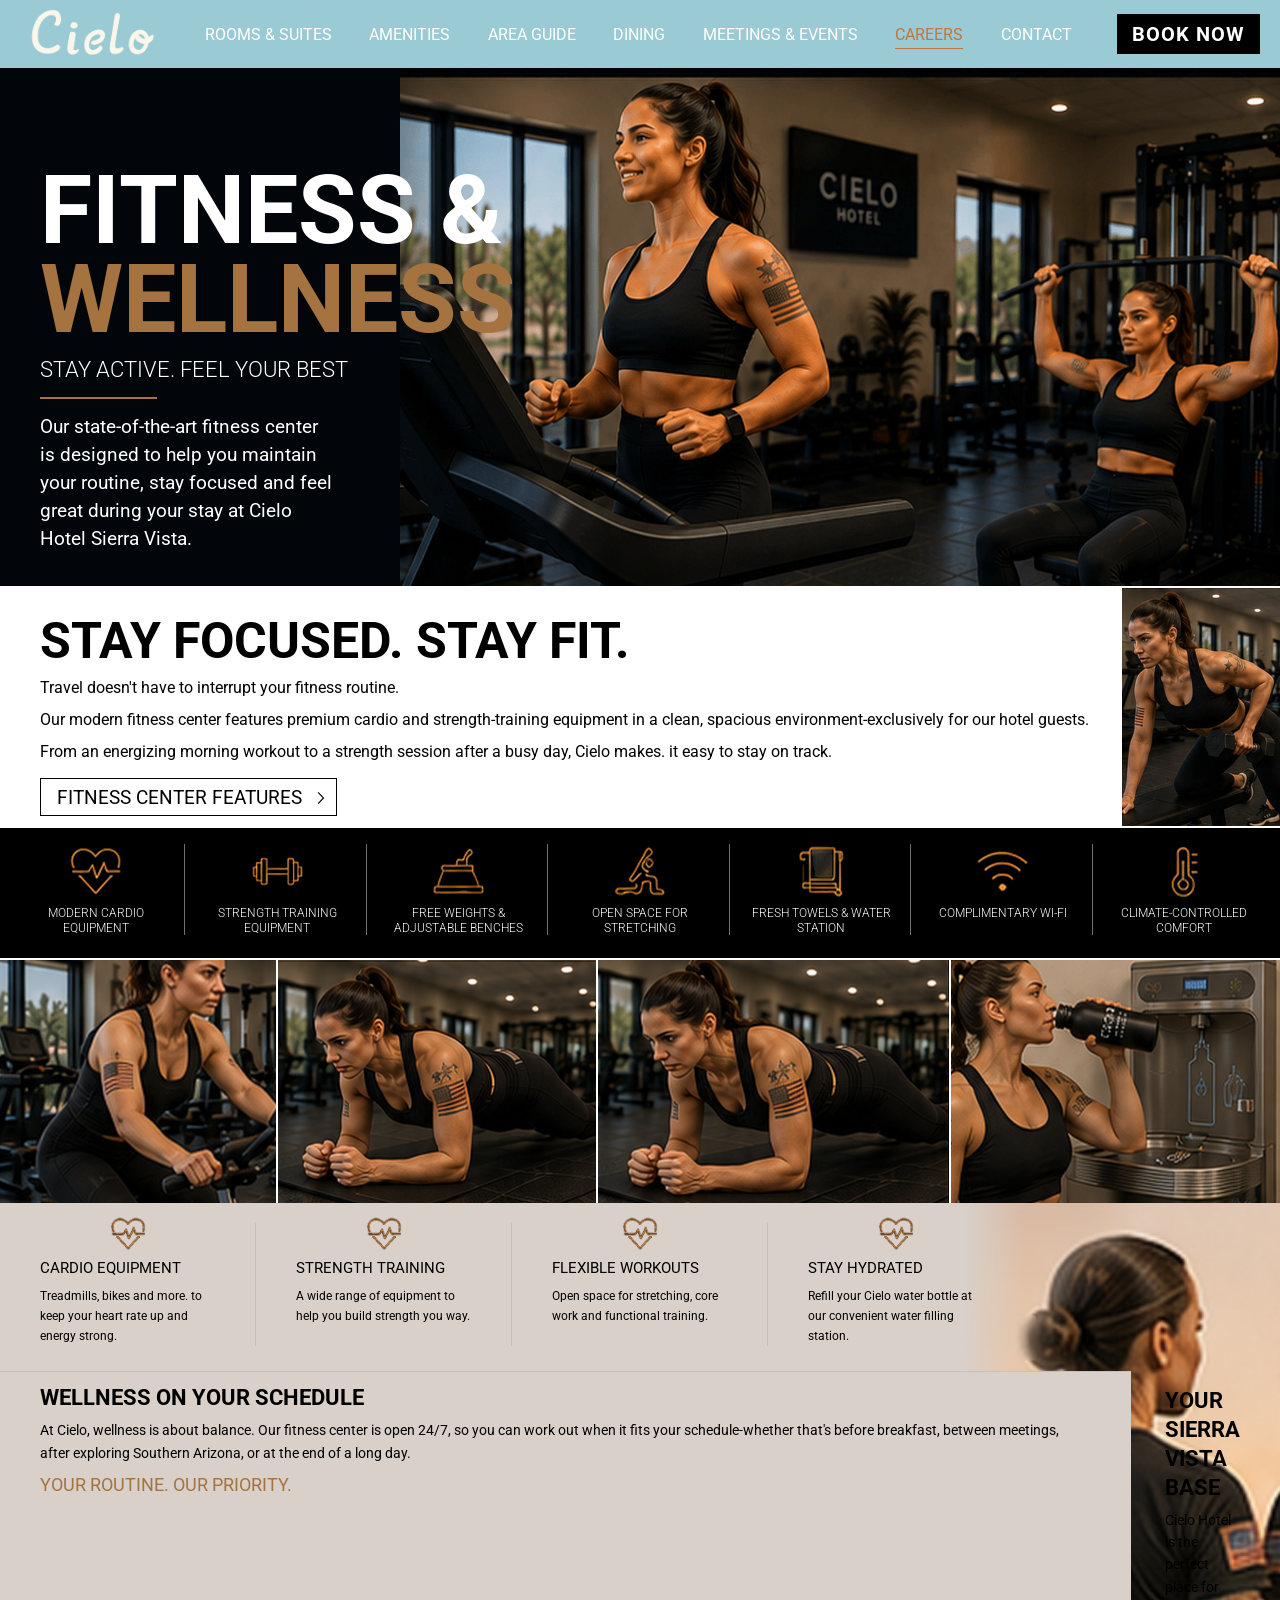
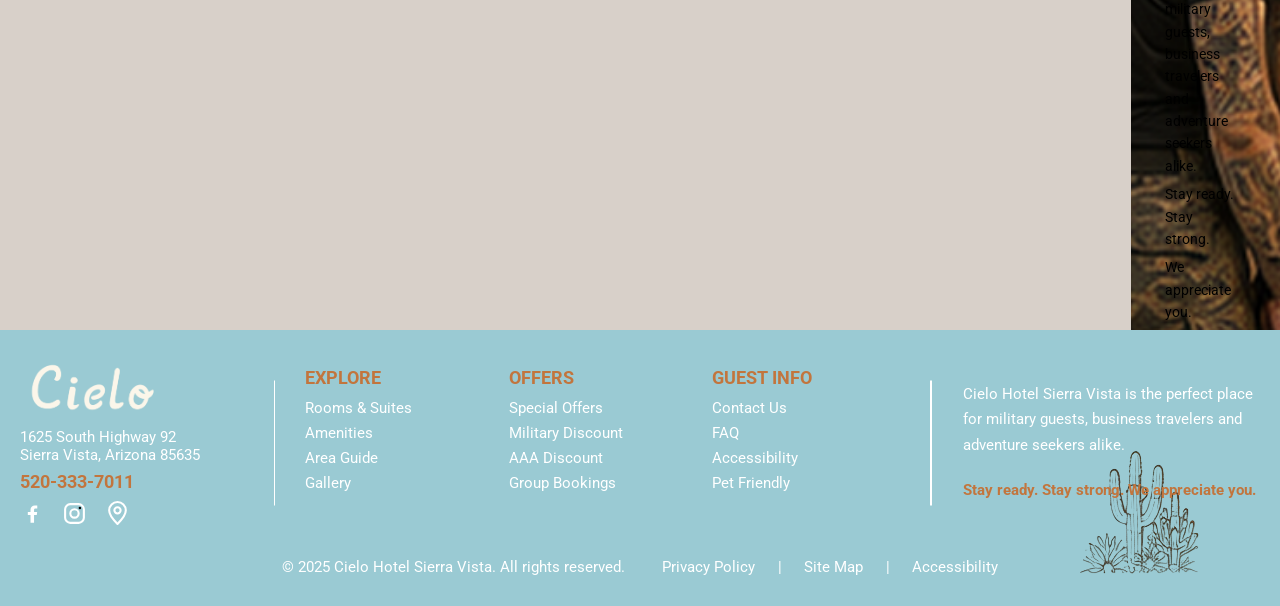
<file: wellness.html>
<!DOCTYPE html>
<html lang="en">

<head>
    <!-- Basic Page Needs
		================================================== -->
    <meta charset="utf-8">
    <meta http-equiv="X-UA-Compatible" content="IE=edge">
    <meta name="viewport" content="width=device-width, initial-scale=1">
    <title>Contact | Cielo-Hotel </title>
    <meta name="description" content="SFI">
    <link rel="stylesheet" href="./assets/fonts/stylesheet.css">
    <link rel="stylesheet" type="text/css" href="assets/css/reset.css" />
    <link rel="stylesheet" type="text/css" href="assets/css/main.css" />
    <link rel="stylesheet" type="text/css" href="assets/css/custom.css" />
    <link rel="stylesheet" href="assets/css/tn-style.css">

</head>

<body>
    <header id="site-header" class="site-header">
        <div class="container container-header">
            <div class="site-header__top">

                <a href="#" class="site-header__logo">
                    <img src="./assets/images/Cielo.png" alt="">
                    <!-- <span class="site-header__logo-title">Hotel</span> -->
                    <!-- <span class="site-header__logo-subtitle">siera vista</span> -->
                </a>

                <nav class="site-nav">
                    <ul>
                        <li><a href="#rooms" class="site-nav__link">ROOMS &amp; SUITES</a></li>
                        <li><a href="#amenities" class="site-nav__link">AMENITIES</a></li>
                        <li><a href="#area-guide" class="site-nav__link">AREA GUIDE</a></li>
                        <li><a href="#dining" class="site-nav__link">DINING</a></li>
                        <li><a href="#meetings" class="site-nav__link">MEETINGS &amp; EVENTS</a></li>
                        <li><a href="#careers" class="site-nav__link site-nav__link--active">CAREERS</a></li>
                        <li><a href="#contact" class="site-nav__link">CONTACT</a></li>
                    </ul>
                </nav>

                <div class="site-header__cta">
                    <a href="#book" class="btn btn--primary">BOOK NOW</a>
                    <div class="hambuger-mobile">
                        <span class="lines line-1"></span>
                        <span class="lines line-2"></span>
                        <span class="lines line-3"></span>
                    </div>
                </div>

            </div>
        </div>
    </header>


    <main id="site-content" class="site-content">
        <section class="fitness-wellness" style="background-image: url(assets/images/hero_banner_wellness.png);">
            <div class="container">
                <div class="fitness-wellness__wrap">


                    <h1 class="fitness-wellness__title">Fitness & <br><span>Wellness</span></h1>
                    <p class="fitness-wellness__sub">Stay active. Feel your best</p>
                    <div class="line-ct"></div>
                    <div class="fitness-wellness__text ct__text ">
                        <p> Our state-of-the-art fitness center is designed to help you maintain your routine, stay
                            focused
                            and feel great during your stay at Cielo Hotel Sierra Vista.</p>
                    </div>
                </div>
            </div>
        </section>
        <section class="stay-focused">
            <div class="max-width__wrap">

                <div class="stay-focused__left">
                    <h2 class="stay-focused__title">STAY FOCUSED. STAY FIT.</h2>
                    <div class="ct__text">
                        <p>Travel doesn't have to interrupt your fitness routine.
                        </p>
                        <p>Our modern fitness center features premium cardio and strength-training equipment in a clean,
                            spacious environment-exclusively
                            for our hotel guests.
                        </p>
                        <p>From an energizing morning workout to a strength session after a busy day, Cielo makes. it
                            easy to stay on track.
                        </p>
                    </div>
                    <a href="" class="stay-focused__btn">FITNESS CENTER FEATURES <svg viewBox="-4.5 0 20 20"
                            version="1.1" xmlns="http://www.w3.org/2000/svg" xmlns:xlink="http://www.w3.org/1999/xlink"
                            fill="#000000">
                            <g id="SVGRepo_bgCarrier" stroke-width="0"></g>
                            <g id="SVGRepo_tracerCarrier" stroke-linecap="round" stroke-linejoin="round"></g>
                            <g id="SVGRepo_iconCarrier">
                                <title>arrow_right [#333]</title>
                                <desc>Created with Sketch.</desc>
                                <defs> </defs>
                                <g id="Page-1" stroke="none" stroke-width="1" fill="none" fill-rule="evenodd">
                                    <g id="Dribbble-Light-Preview" transform="translate(-425.000000, -6679.000000)"
                                        fill="#000000">
                                        <g id="icons" transform="translate(56.000000, 160.000000)">
                                            <path
                                                d="M370.39,6519 L369,6520.406 L377.261,6529.013 L376.38,6529.931 L376.385,6529.926 L369.045,6537.573 L370.414,6539 C372.443,6536.887 378.107,6530.986 380,6529.013 C378.594,6527.547 379.965,6528.976 370.39,6519"
                                                id="arrow_right-[#333]"> </path>
                                        </g>
                                    </g>
                                </g>
                            </g>
                        </svg></a>
                </div>
                <div class="stay-focused__right">
                    <img src="assets/images/lunge.jpg" alt="">
                </div>

            </div>
        </section>
        <section class="box-image">
            <div class="container">
                <div class="box-image__list">
                    <div class="box-image__item">
                        <img src="assets/images/final_icon_1.png" alt="">
                        <p class="box-image__text">MODERN CARDIO EQUIPMENT</p>
                    </div>
                    <div class="box-image__item">
                        <img src="assets/images/final_icon_2.png" alt="">
                        <p class="box-image__text">STRENGTH TRAINING EQUIPMENT</p>
                    </div>
                    <div class="box-image__item">
                        <img src="assets/images/final_icon_3.png" alt="">
                        <p class="box-image__text">FREE WEIGHTS & ADJUSTABLE BENCHES</p>
                    </div>
                    <div class="box-image__item">
                        <img src="assets/images/final_icon_4.png" alt="">
                        <p class="box-image__text">OPEN SPACE FOR STRETCHING </p>
                    </div>
                    <div class="box-image__item">
                        <img src="assets/images/final_icon_5.png" alt="">
                        <p class="box-image__text">FRESH TOWELS & WATER STATION</p>
                    </div>

                    <div class="box-image__item">
                        <img src="assets/images/final_icon_6.png" alt="">
                        <p class="box-image__text">COMPLIMENTARY WI-FI</p>
                    </div>
                    <div class="box-image__item">
                        <img src="assets/images/final_icon_7.png" alt="">
                        <p class="box-image__text">CLIMATE-CONTROLLED COMFORT</p>
                    </div>
                </div>
            </div>
        </section>
        <section class="ct-list-image">
            <div class="max-width__wrap">
                <div class="ct-image__flex">
                    <div class="ct-image__wrap">
                        <img src="assets/images/photo1_cycling.png" alt="">
                    </div>
                    <div class="ct-image__wrap">
                        <img src="assets/images/photo3_plank.png" alt="">
                    </div>
                    <div class="ct-image__wrap">
                        <img src="assets/images/photo3_plank.png" alt="">
                    </div>
                    <div class="ct-image__wrap">
                        <img src="assets/images/photo4_water.png" alt="">
                    </div>
                </div>
            </div>
        </section>
        <section class="your-schedule">
            <img src="assets/images/two_women_sunset_golden.png" alt="" class="your-schedule__overlay">
            <div class="container">
                <div class="your-schedule__list">


                    <div class="your-schedule__box">
                        <img src="assets/images/final_icon_1.png" alt="">
                        <p class="your-schedule__box-title">
                            CARDIO EQUIPMENT
                        </p>
                        <p class="ct__text">Treadmills, bikes and more. to keep your heart rate up and energy strong.
                        </p>
                    </div>
                    <div class="your-schedule__box">
                        <img src="assets/images/final_icon_1.png" alt="">
                        <p class="your-schedule__box-title">
                            STRENGTH TRAINING
                        </p>
                        <p class="ct__text">A wide range of equipment to help you build strength you way.</p>
                    </div>
                    <div class="your-schedule__box">
                        <img src="assets/images/final_icon_1.png" alt="">
                        <p class="your-schedule__box-title">
                            FLEXIBLE WORKOUTS
                        </p>
                        <p class="ct__text">Open space for stretching, core work and functional training.</p>
                    </div>
                    <div class="your-schedule__box">
                        <img src="assets/images/final_icon_1.png" alt="">
                        <p class="your-schedule__box-title">
                            STAY HYDRATED
                        </p>
                        <p class="ct__text">Refill your Cielo water bottle at our convenient water filling station.</p>
                    </div>
                </div>

            </div>
            <div class="your-schedule__wrap">
                <div class="container">
                    <div class="your-schedule__flex">
                        <div class="your-schedule__left">
                            <h3 class="your-schedule__title">WELLNESS ON YOUR SCHEDULE
                            </h3>
                            <div class="ct__text">
                                <p>At Cielo, wellness is about balance. Our fitness center is open 24/7,
                                    so you can work out when it fits your schedule-whether that's before breakfast,
                                    between meetings, after exploring Southern Arizona, or at the end of a long day.</p>
                            </div>
                            <p class="your-schedule__sub">YOUR ROUTINE. OUR PRIORITY.
                            </p>
                        </div>
                        <div class="your-schedule__right">
                            <h3 class="your-schedule__title">YOUR SIERRA VISTA BASE
                            </h3>
                            <div class="ct__text">
                                <p>Cielo Hotel is the perfect place for military guests, business travelers and
                                    adventure seekers alike. 
                                </p>
                                <p>Stay ready. Stay strong.</p>
                                <p>We appreciate you.
                                </p>
                            </div>
                        </div>
                    </div>
                </div>
            </div>
        </section>
    </main>

    <footer class="site-footer" id="site-footer" role="contentinfo">
        <div class="site-footer__main">
            <div class="container">
                <div class="site-footer__row">

                    <div class="site-footer__brand">
                        <a href="#" class="site-header__logo">
                            <img src="./assets/images/Cielo.png" alt="">
                            <!-- <span>Hotel</span> -->
                            <!-- <span>siera vista</span> -->
                        </a>


                        <div class="site-footer__address">
                            1625 South Highway 92<br>
                            Sierra Vista, Arizona 85635
                        </div>

                        <a href="tel:5203337011" class="site-footer__phone">520-333-7011</a>
                        <div class="site-footer__social site-header__social">
                            <a href="#" aria-label="Facebook" class="social-icon">
                                <svg viewBox="0 0 24 24" fill="#fff">
                                    <path
                                        d="M13.5 21v-7.5h2.6l.4-3h-3V8.6c0-.9.25-1.5 1.5-1.5h1.6V4.4c-.3 0-1.3-.1-2.4-.1-2.4 0-4.1 1.5-4.1 4.2v2H7.5v3h2.6V21h3.4z" />
                                </svg>
                            </a>
                            <a href="#" aria-label="Instagram" class="social-icon">
                                <svg viewBox="0 0 24 24" fill="none" stroke="#fff" stroke-width="2">
                                    <rect x="3" y="3" width="18" height="18" rx="5" />
                                    <circle cx="12" cy="12" r="4" />
                                    <circle cx="17.2" cy="6.8" r="1.2" fill="currentColor" stroke="none" />
                                </svg>
                            </a>
                            <a href="#" aria-label="Location" class="social-icon">
                                <svg viewBox="0 0 24 24" fill="none" stroke="#fff" stroke-width="2">
                                    <path d="M12 22s8-7.58 8-13a8 8 0 1 0-16 0c0 5.42 8 13 8 13z" stroke-linecap="round"
                                        stroke-linejoin="round" />
                                    <circle cx="12" cy="9" r="3" />
                                </svg>
                            </a>
                        </div>
                    </div>

                    <div class="site-footer__menu">
                        <nav class="site-footer__nav" aria-label="Explore">
                            <h3 class="site-footer__nav-heading">Explore</h3>
                            <ul>
                                <li><a href="/rooms">Rooms & Suites</a></li>
                                <li><a href="/amenities">Amenities</a></li>
                                <li><a href="/area-guide">Area Guide</a></li>
                                <li><a href="/gallery">Gallery</a></li>
                            </ul>
                        </nav>

                        <nav class="site-footer__nav" aria-label="Offers">
                            <h3 class="site-footer__nav-heading">Offers</h3>
                            <ul>
                                <li><a href="/special-offers">Special Offers</a></li>
                                <li><a href="/military-discount">Military Discount</a></li>
                                <li><a href="/aaa-discount">AAA Discount</a></li>
                                <li><a href="/group-bookings">Group Bookings</a></li>
                            </ul>
                        </nav>

                        <nav class="site-footer__nav" aria-label="Guest Info">
                            <h3 class="site-footer__nav-heading">Guest Info</h3>
                            <ul>
                                <li><a href="/contact">Contact Us</a></li>
                                <li><a href="/faq">FAQ</a></li>
                                <li><a href="/accessibility">Accessibility</a></li>
                                <li><a href="/pet-friendly">Pet Friendly</a></li>
                            </ul>
                        </nav>
                    </div>


                    <div class="site-footer__about">
                        <p class="site-footer__about-text">Cielo Hotel Sierra Vista is the perfect place for military
                            guests, business travelers and adventure seekers alike.</p>
                        <p class="site-footer__about-highlight">Stay ready. Stay strong. We appreciate you.</p>
                    </div>

                </div>


            </div>
        </div>

        <div class="site-footer__bottom">
            <div class="container">
                <p class="site-footer__copyright">© 2025 Cielo Hotel Sierra Vista. All rights reserved.</p>
                <nav class="site-footer__bottom-nav">
                    <a href="/privacy">Privacy Policy</a>
                    <span>|</span>
                    <a href="/sitemap">Site Map</a>
                    <span>|</span>
                    <a href="/accessibility">Accessibility</a>
                </nav>
            </div>
        </div>
    </footer>
    <script type="text/javascript" src="assets/js/jquery-3.5.0.min.js"></script>
    <script type="text/javascript" src="assets/js/main.js"></script>
    <script type="text/javascript">
    </script>
</body>

</html>
</file>
<file: assets/fonts/stylesheet.css>
@import url('https://fonts.googleapis.com/css2?family=Roboto:ital,wght@0,100..900;1,100..900&display=swap');

@font-face {
    font-family: 'Perpetua';
    src: url('Perpetua.woff2') format('woff2'),
        url('Perpetua.woff') format('woff');
    font-weight: normal;
    font-style: normal;
    font-display: swap;
}

@font-face {
    font-family: 'Perpetua';
    src: url('Perpetua-Bold.woff2') format('woff2'),
        url('Perpetua-Bold.woff') format('woff');
    font-weight: bold;
    font-style: normal;
    font-display: swap;
}

@font-face {
    font-family: 'Perpetua';
    src: url('Perpetua-BoldItalic.woff2') format('woff2'),
        url('Perpetua-BoldItalic.woff') format('woff');
    font-weight: bold;
    font-style: italic;
    font-display: swap;
}

@font-face {
    font-family: 'Perpetua';
    src: url('Perpetua-Italic.woff2') format('woff2'),
        url('Perpetua-Italic.woff') format('woff');
    font-weight: normal;
    font-style: italic;
    font-display: swap;
}


@font-face {
    font-family: 'AvantGarGotItcLEE';
    src: url('AvantGarGotItcLEE-DemiObli.woff2') format('woff2'),
        url('AvantGarGotItcLEE-DemiObli.woff') format('woff');
    font-weight: bold;
    font-style: italic;
    font-display: swap;
}

@font-face {
    font-family: 'AvantGarGotItcLEE';
    src: url('AvantGarGotItcLEE-Demi.woff2') format('woff2'),
        url('AvantGarGotItcLEE-Demi.woff') format('woff');
    font-weight: bold;
    font-style: normal;
    font-display: swap;
}

@font-face {
    font-family: 'AvantGarGotItcLEE';
    src: url('AvantGarGotItcLEE-BookObli.woff2') format('woff2'),
        url('AvantGarGotItcLEE-BookObli.woff') format('woff');
    font-weight: normal;
    font-style: italic;
    font-display: swap;
}

@font-face {
    font-family: 'AvantGarGotItcLEE';
    src: url('AvantGarGotItcLEE-Book.woff2') format('woff2'),
        url('AvantGarGotItcLEE-Book.woff') format('woff');
    font-weight: normal;
    font-style: normal;
    font-display: swap;
}

@font-face {
    font-family: 'AvantGarGotItcTEE';
    src: url('AvantGardeGothicItcTEE-BoldOblique.woff2') format('woff2'),
        url('AvantGardeGothicItcTEE-BoldOblique.woff') format('woff');
    font-weight: bold;
    font-style: italic;
    font-display: swap;
}

@font-face {
    font-family: 'AvantGarGotItcTEE';
    src: url('AvantGardeGothicItcTEE-Bold.woff2') format('woff2'),
        url('AvantGardeGothicItcTEE-Bold.woff') format('woff');
    font-weight: bold;
    font-style: normal;
    font-display: swap;
}

@font-face {
    font-family: 'AvantGarGotItcTEE';
    src: url('AvantGardeGothicItcTEE-BookOblique.woff2') format('woff2'),
        url('AvantGardeGothicItcTEE-BookOblique.woff') format('woff');
    font-weight: 300;
    font-style: italic;
    font-display: swap;
}

@font-face {
    font-family: 'AvantGarGotItcTEE';
    src: url('AvantGardeGothicItcTEE-Book.woff2') format('woff2'),
        url('AvantGardeGothicItcTEE-Book.woff') format('woff');
    font-weight: 300;
    font-style: normal;
    font-display: swap;
}

@font-face {
    font-family: 'AvantGarGotItcTEECon';
    src: url('AvantGardeGothicItcTEE-BoldCondensed.woff2') format('woff2'),
        url('AvantGardeGothicItcTEE-BoldCondensed.woff') format('woff');
    font-weight: bold;
    font-style: normal;
    font-display: swap;
}

@font-face {
    font-family: 'AvantGarGotItcTEECon';
    src: url('AvantGardeGothicItcTEE-BookCondensed.woff2') format('woff2'),
        url('AvantGardeGothicItcTEE-BookCondensed.woff') format('woff');
    font-weight: normal;
    font-style: normal;
    font-display: swap;
}

@font-face {
    font-family: 'AvantGarGotItcTEEDem';
    src: url('AvantGardeGothicItcTEE-DemiOblique.woff2') format('woff2'),
        url('AvantGardeGothicItcTEE-DemiOblique.woff') format('woff');
    font-weight: 300;
    font-style: italic;
    font-display: swap;
}

@font-face {
    font-family: 'AvantGarGotItcTEEDem';
    src: url('AvantGardeGothicItcTEE-Demi.woff2') format('woff2'),
        url('AvantGardeGothicItcTEE-Demi.woff') format('woff');
    font-weight: 300;
    font-style: normal;
    font-display: swap;
}

@font-face {
    font-family: 'AvantGarGotItcTEEDemCon';
    src: url('AvantGardeGothicItcTEE-DemiCondensed.woff2') format('woff2'),
        url('AvantGardeGothicItcTEE-DemiCondensed.woff') format('woff');
    font-weight: normal;
    font-style: normal;
    font-display: swap;
}

@font-face {
    font-family: 'AvantGarGotItcTEEExtLig';
    src: url('AvantGardeGothicItcTEE-ExtraLight.woff2') format('woff2'),
        url('AvantGardeGothicItcTEE-ExtraLight.woff') format('woff');
    font-weight: 200;
    font-style: normal;
    font-display: swap;
}

@font-face {
    font-family: 'AvantGarGotItcTEEMed';
    src: url('AvantGardeGothicItcTEE-MediumOblique.woff2') format('woff2'),
        url('AvantGardeGothicItcTEE-MediumOblique.woff') format('woff');
    font-weight: 500;
    font-style: italic;
    font-display: swap;
}

@font-face {
    font-family: 'AvantGarGotItcTEEMed';
    src: url('AvantGardeGothicItcTEE-Medium.woff2') format('woff2'),
        url('AvantGardeGothicItcTEE-Medium.woff') format('woff');
    font-weight: 500;
    font-style: normal;
    font-display: swap;
}

@font-face {
    font-family: 'AvantGarGotItcTEEMedCon';
    src: url('AvantGardeGothicItcTEE-MediumCondensed.woff2') format('woff2'),
        url('AvantGardeGothicItcTEE-MediumCondensed.woff') format('woff');
    font-weight: 500;
    font-style: normal;
    font-display: swap;
}

@font-face {
    font-family: 'Dozed Stamp';
    src: url('DozedStamp-Regular.woff2') format('woff2'),
        url('DozedStamp-Regular.woff') format('woff');
    font-weight: normal;
    font-style: normal;
    font-display: swap;
}

@font-face {
    font-family: 'OzHandicraft BT';
    src: url('OzHandicraftBT-Roman.woff2') format('woff2'),
        url('OzHandicraftBT-Roman.woff') format('woff');
    font-weight: normal;
    font-style: normal;
    font-display: swap;
}

@font-face {
    font-family: 'Zurich LtXCn BT';
    src: url('ZurichBT-LightExtraCondensed.woff2') format('woff2'),
        url('ZurichBT-LightExtraCondensed.woff') format('woff');
    font-weight: 300;
    font-style: normal;
    font-display: swap;
}
</file>
<file: assets/css/main.css>
/* ==========================================================================
   Header
   ========================================================================== */

.site-header {
  background: var(--primary-color);
  color: #ffffff;
  position: relative;
}

.site-header__top {
  padding: clamp(4px, 0.3906vw, 5.625px) 0;
  display: grid;
  grid-template-columns: clamp(112px, 10.9375vw, 157.5px) auto clamp(
      115px,
      11.2305vw,
      161.7188px
    );
  align-items: center;
  gap: clamp(16px, 1.5625vw, 22.5px);
}

.site-header__contact {
  display: flex;
  align-items: center;
  gap: clamp(16px, 1.5625vw, 22.5px);
  min-width: 0;
}

.site-header__contact-mobile {
  display: none;
}

.site-header__phone {
  font-size: clamp(13px, 1.2695vw, 18.2812px);
  letter-spacing: 0;
  line-height: clamp(12px, 1.1719vw, 16.875px);
  text-transform: uppercase;
  color: #fbf6ea;
  font-weight: 400;
  font-family: "Roboto";
  text-align: center;
  padding: clamp(8px, 0.7812vw, 11.25px) clamp(10px, 0.9766vw, 14.0625px)
    clamp(8px, 0.7812vw, 11.25px) 0;
  border-right: clamp(1px, 0.0977vw, 1.4062px) solid #618e91;
}

.site-header__social {
  display: flex;
  align-items: center;
  gap: clamp(14px, 1.3672vw, 19.6875px);
}

.social-icon {
  width: clamp(20px, 1.9531vw, 28.125px);
  height: clamp(20px, 1.9531vw, 28.125px);
  display: block;
}

.social-icon svg {
  width: 100%;
  height: 100%;
}

.site-header__logo {
  text-align: center;
  white-space: nowrap;
  display: flex;
  flex-direction: column;
  align-items: center;
  justify-content: center;
}
.site-header__logo-title {
  font-size: clamp(14px, 1.3672vw, 19.6875px);
  letter-spacing: 0;
  line-height: clamp(22px, 2.1484vw, 30.9375px);
  color: #fff;
  letter-spacing: 0.05em;
  font-weight: 400;
  font-family: "Roboto";
  text-transform: uppercase;
}
.site-header__logo-subtitle {
  font-size: clamp(10px, 0.9766vw, 14.0625px);
  line-height: normal;
  text-transform: uppercase;
  color: var(--yellow-color);
  font-weight: 400;
  font-family: "Roboto";
  text-align: center;
  display: block;
  letter-spacing: clamp(3px, 0.293vw, 4.2188px);
}
.site-header__cta {
  display: flex;
  justify-content: flex-end;
  position: relative;
}

/* --- Main navigation --- */
.site-nav ul {
  /* padding: clamp(22px, 2.1484vw, 30.9375px) 0 clamp(13px, 1.2695vw, 18.2812px) 0; */
  display: flex;
  flex-wrap: wrap;
  justify-content: center;
  gap: clamp(30px, 2.9297vw, 42.1875px);
  list-style: none;
}

.site-nav ul li {
  position: relative;
}

.site-nav ul li a {
  font-size: clamp(12px, 1.1719vw, 16.875px);
  letter-spacing: 0;
  line-height: clamp(12px, 1.1719vw, 16.875px);
  text-transform: uppercase;
  color: #fff;
  font-weight: 400;
  font-family: "Roboto";
  text-align: center;
  display: block;
  position: relative;
  padding: clamp(6px, 0.5859vw, 8.4375px) 0;
}
@media (min-width: 1200px) {
  .site-nav ul li a {
    font-size: clamp(13px, 1.2695vw, 18.2812px);
  }
}
.site-nav ul li a::after {
  content: "";
  position: absolute;
  left: 0;
  bottom: 0;
  width: 100%;
  height: clamp(1px, 0.0977vw, 1.4062px);
  background: currentColor;
  transform: scaleX(0);
  transform-origin: left;
  transition: transform 0.3s ease;
}

.site-nav ul li a:hover::after,
.site-nav ul li a.site-nav__link--active::after {
  transform: scaleX(1);
}
.site-nav ul li a:hover,
.site-nav ul li a.site-nav__link--active {
  color: var(--yellow-color);
}
.hero-section img {
  width: 100%;
}

.hotel-intro__media {
  position: relative;
}

.hotel-intro__stamp {
  position: absolute;
  bottom: clamp(-78.75px, -5.4688vw, -56px);
  left: clamp(-21.0938px, -1.4648vw, -15px);
  overflow: hidden;
}

.hotel-intro__stamp img {
  border-radius: 50%;
}

.hotel-intro__grid {
  display: flex;
  flex-wrap: wrap;
  gap: clamp(35px, 3.418vw, 49.2188px);
}

.hotel-intro__media {
  width: 45.47%;
}

.hotel-intro__content {
  flex: 1 0 0;
}

.hotel-intro__title {
  font-size: clamp(30px, 2.9297vw, 42.1875px);
  letter-spacing: 0;
  line-height: clamp(30px, 2.9297vw, 42.1875px);
  color: #173f3c;
  font-family: "Perpetua";
  font-weight: 400;
  text-transform: uppercase;
  margin-bottom: clamp(19px, 1.8555vw, 26.7188px);
}

.hotel-intro__text {
  font-size: clamp(14px, 1.3672vw, 19.6875px);
  letter-spacing: 0;
  line-height: clamp(22px, 2.1484vw, 30.9375px);
  color: #000000;
  font-weight: 300;
  font-family: "Roboto";
}

.hotel-intro {
  background: #f2eddf;
  padding-top: clamp(63px, 6.1523vw, 88.5938px);
}

.hotel-intro__content .btn {
  font-size: clamp(16px, 1.5625vw, 22.5px);
  letter-spacing: 0;
  line-height: clamp(26px, 2.5391vw, 36.5625px);
  color: #f2eddf;
  font-weight: 400;
  font-family: "Roboto";
  margin-top: clamp(30px, 2.9297vw, 42.1875px);
  padding: clamp(6.5px, 0.6348vw, 9.1406px) clamp(40.5px, 3.9551vw, 56.9531px);
}

.hotel-intro__grid--reverse .hotel-intro__media {
  order: 2;
}

.hotel-intro__grid--reverse {
  justify-content: space-between;
}

.hotel-intro__wrapper {
  display: flex;
  flex-direction: column;
  gap: clamp(95px, 9.2773vw, 133.5938px);
}

.brand-showcase {
  background: #f2eddf;
}

.brand-showcase__logo img {
  display: block;
  margin: 0 auto;
  max-width: clamp(194px, 18.9453vw, 272.8125px);
}

.brand-showcase__images {
  display: grid;
  gap: clamp(9px, 0.8789vw, 12.6562px);
  margin-top: clamp(47px, 4.5898vw, 66.0938px);
  grid-template-columns: repeat(2, 1fr);
}

.brand-showcase__image {
  aspect-ratio: 409/290;
}

.brand-showcase__image img {
  width: 100%;
  height: 100%;
  object-fit: cover;
}

.hotel-intro-bottom .hotel-intro__media {
  width: 49.7%;
}
.hotel-intro__image img {
  width: 100%;
}
.brand-showcase__logo {
  padding-top: clamp(55px, 5.3711vw, 77.3438px);
}

.hotel-intro-bottom .hotel-intro__grid {
  align-items: end;
  gap: clamp(25px, 2.4414vw, 35.1562px);
}

.hotel-intro-bottom {
  padding-top: clamp(42px, 4.1016vw, 59.0625px);
  padding-bottom: clamp(47px, 4.5898vw, 66.0938px);
}

.storefront-showcase {
  position: relative;
}
.storefront-showcase__image img {
  width: 100%;
}
.storefront-showcase__caption p {
  font-size: clamp(30px, 2.9297vw, 42.1875px);
  letter-spacing: 0;
  line-height: clamp(30px, 2.9297vw, 42.1875px);
  color: #fdfcfc;
  font-weight: bold;
  font-family: "Perpetua";
  text-align: center;
}

.storefront-showcase__caption {
  position: absolute;
  padding: 0 clamp(15px, 1.4648vw, 21.0938px);
  left: 50%;
  bottom: 9.74vw;
  width: 100%;
  transform: translateX(-50%);
}

.newsletter-signup__box {
  margin: 0 auto;
  /* background: #fff; */
  /* border: clamp(1px, 0.0977vw, 1.4062px) solid #7f7f7f; */
  max-width: 43.95vw;
  padding: clamp(13px, 1.2695vw, 18.2812px) clamp(11px, 1.0742vw, 15.4688px);
}
@media (max-width: 767px) {
  .newsletter-signup__box {
    max-width: 100%;
  }
}
.newsletter-signup__title {
  font-size: clamp(45px, 4.3945vw, 63.2812px);
  letter-spacing: 0;
  line-height: clamp(45px, 4.3945vw, 63.2812px);
  text-transform: uppercase;
  color: #000000;
  font-weight: bold;
  font-family: "Perpetua";
  text-align: center;
  text-align: center;
}

.newsletter-signup__subtitle {
  font-size: clamp(11px, 1.0742vw, 15.4688px);
  letter-spacing: 0;
  line-height: normal;
  color: #6c6969;
  font-weight: 400;
  font-family: "Roboto";
  text-align: center;
  margin-bottom: clamp(29px, 2.832vw, 40.7812px);
}

.newsletter-signup {
  padding: 3.03vw 0;
  background-position: center;
  background-size: cover;
  background-repeat: no-repeat;
}

.newsletter-signup__fields {
  display: flex;
  flex-wrap: wrap;
  gap: clamp(11px, 1.0742vw, 15.4688px) clamp(5px, 0.4883vw, 7.0312px);
  margin-bottom: clamp(13px, 1.2695vw, 18.2812px);
}

.newsletter-signup__field {
  width: calc(50% - clamp(2.5px, 0.2441vw, 3.5156px));
}

.newsletter-signup__field--full {
  width: 100%;
}

.newsletter-signup__field input {
  width: 100%;
  font-size: clamp(12px, 1.1719vw, 16.875px);
  letter-spacing: 0;
  line-height: clamp(45px, 4.3945vw, 63.2812px);
  font-weight: 400;
  font-family: "Roboto";
  border: clamp(1px, 0.0977vw, 1.4062px) solid #828282;
  padding: 0 clamp(13px, 1.2695vw, 18.2812px);
  color: #000;
}

.newsletter-signup__field input::placeholder {
  color: #8c8c8c;
}

.newsletter-signup__button {
  font-size: clamp(14px, 1.3672vw, 19.6875px);
  letter-spacing: 0;
  line-height: normal;
  color: #ffffff;
  font-weight: 400;
  font-family: "Roboto";
  text-align: center;
  background: #0d2927;
  width: 100%;
  text-transform: uppercase;
  padding: clamp(15px, 1.4648vw, 21.0938px);
  cursor: pointer;
  transition: all 0.3s ease-in-out;
  border: clamp(1px, 0.0977vw, 1.4062px) solid transparent;
}

.newsletter-signup__button:hover {
  color: #0d2927;
  border: clamp(1px, 0.0977vw, 1.4062px) solid #0d2927;
  background: #ffffff;
}

.contact-strip-wrap {
  padding: clamp(62px, 6.0547vw, 87.1875px) 0 clamp(10px, 0.9766vw, 14.0625px);
  display: flex;
  align-items: center;
  justify-content: space-between;
  gap: clamp(20px, 1.9531vw, 28.125px);
}

.contact-strip__item span {
  display: block;
  font-size: clamp(14px, 1.3672vw, 19.6875px);
  letter-spacing: 0;
  line-height: clamp(30px, 2.9297vw, 42.1875px);
  color: #161819;
  font-weight: 300;
  font-family: "Roboto";
  text-align: center;
}

.contact-strip__item--brand span {
  font-size: clamp(33px, 3.2227vw, 46.4062px);
  letter-spacing: clamp(2px, 0.1953vw, 2.8125px);
  line-height: normal;
  text-transform: uppercase;
  color: #232323;
  font-family: "AvantGarGotItcTEE";
  text-align: center;
  font-weight: bold;
}

.contact-strip {
  background: #f2eddf;
}

.site-footer {
  padding: clamp(24px, 2.3438vw, 33.75px) 0;
  background-color: var(--primary-color);
  background-position: right 5.86vw bottom 1.95vw;
  background-repeat: no-repeat;
  background-image: url("../images/bg-footer-removebg-preview.png");
}

.site-footer__nav ul {
  display: flex;
  align-items: flex-start;
  gap: clamp(4px, 0.3906vw, 5.625px);
  list-style: none;
  flex-direction: column;
}

.site-footer__nav ul li a {
  font-size: clamp(12px, 1.1719vw, 16.875px);
  letter-spacing: 0;
  line-height: normal;
  color: #ffffff;
  font-weight: 400;
  font-family: "Roboto";
  text-align: center;
}

.site-footer__address {
  font-size: clamp(12px, 1.1719vw, 16.875px);
  letter-spacing: 0;
  line-height: normal;
  color: #fff;
  font-weight: 400;
  font-family: "Roboto";
  margin-top: clamp(8px, 0.7812vw, 11.25px);
}

.site-footer__social {
  justify-content: flex-start;
}

.site-footer__nav {
}

.hambuger-mobile {
  display: none;
}
@media (max-width: 1200px) {
  .hotel-intro__stamp {
    left: clamp(-21.0938px, -1.4648vw, -15px);
  }
}
@media (max-width: 992px) {
  .hambuger-mobile {
    position: absolute;
    right: clamp(15px, 1.4648vw, 21.0938px);
    top: 50%;
    z-index: 1;

    display: block;
    transform: translateY(-50%);
  }

  .lines {
    width: clamp(25px, 2.4414vw, 35.1562px);
    height: clamp(3px, 0.293vw, 4.2188px);
    background: #000;
    display: block;
    position: absolute;
    top: 50%;
    left: 50%;
    margin-left: clamp(-17.5781px, -1.2207vw, -12.5px);
    margin-top: clamp(-2.1094px, -0.1465vw, -1.5px);
    -webkit-transition: -webkit-transform 200ms;
    transition: -webkit-transform 200ms;
    transition: transform 200ms;
    transition:
      transform 200ms,
      -webkit-transform 200ms;
  }

  .line-1 {
    -webkit-transform: translate3d(0, clamp(-11.25px, -0.7812vw, -8px), 0);
    transform: translate3d(0, clamp(-11.25px, -0.7812vw, -8px), 0);
  }

  .line-2 {
    -webkit-transform: translate3d(0, 0, 0);
    transform: translate3d(0, 0, 0);
  }

  .line-3 {
    -webkit-transform: translate3d(0, clamp(8px, 0.7812vw, 11.25px), 0);
    transform: translate3d(0, clamp(8px, 0.7812vw, 11.25px), 0);
  }

  .hambuger-mobile.exit .line-1 {
    -webkit-transform: translate3d(0, 0, 0) rotate(45deg);
    transform: translate3d(0, 0, 0) rotate(45deg);
  }

  .hambuger-mobile.exit .line-2 {
    opacity: 0;
    -webkit-transform: translate3d(0, 0, 0) scale(0.1, 1);
    transform: translate3d(0, 0, 0) scale(0.1, 1);
  }

  .hambuger-mobile.exit .line-3 {
    -webkit-transform: translate3d(0, 0, 0) rotate(-45deg);
    transform: translate3d(0, 0, 0) rotate(-45deg);
  }

  .site-nav {
    display: none;
  }

  .site-header .site-header__contact {
    display: none;
  }

  .site-header__top {
    grid-template-columns: clamp(112px, 10.9375vw, 157.5px) auto;
  }

  .site-header__cta {
    padding-right: clamp(40px, 3.9062vw, 56.25px);
  }

  .site-nav {
    position: absolute;
    top: 100%;
    left: 0;
    width: 100%;
    height: 100dvh;
    /* height: calc(100dvh - clamp(81px, 7.9102vw, 113.9062px)); */
    background: var(--primary-color);
    z-index: 1;
    border-top: clamp(1px, 0.0977vw, 1.4062px) solid #000;
  }

  .site-nav ul {
    flex-direction: column;
    align-items: center;
    padding: clamp(24px, 2.3438vw, 33.75px);
    gap: clamp(12px, 1.1719vw, 16.875px);
  }

  .site-header__contact-mobile {
    display: flex !important;
    justify-content: center;
  }

  .hotel-intro__stamp {
    left: clamp(-21.0938px, -1.4648vw, -15px);
    overflow: hidden;
    width: clamp(100px, 9.7656vw, 140.625px);
    bottom: clamp(-42.1875px, -2.9297vw, -30px);
  }
}

@media (max-width: 767px) {
  .site-header__cta .btn {
    display: none;
  }

  .contact-strip-wrap {
    flex-direction: column;
    gap: clamp(8px, 0.7812vw, 11.25px);
  }

  .hotel-intro__media {
    width: 100% !important;
    order: -1 !important;
  }
  .hotel-intro-bottom .hotel-intro__media {
    order: 2 !important;
  }
  .hotel-intro__wrapper {
    gap: clamp(45px, 4.3945vw, 63.2812px);
  }

  .brand-showcase__images {
    grid-template-columns: 1fr;
  }

  .storefront-showcase__caption {
    /* bottom: clamp(18px, 1.7578vw, 25.3125px); */
  }

  .storefront-showcase__caption p {
    font-size: clamp(16px, 1.5625vw, 22.5px);
    line-height: normal;
  }

  .newsletter-signup__title {
    font-size: clamp(32px, 3.125vw, 45px);
    line-height: normal;
  }

  .newsletter-signup__field {
    width: 100%;
  }

  .site-footer__nav ul {
    /* gap: 0 clamp(12px, 1.1719vw, 16.875px); */
  }

  .site-footer__nav {
    /* margin-bottom: clamp(18px, 1.7578vw, 25.3125px); */
  }

  .site-header__logo {
    max-width: clamp(120px, 11.7188vw, 168.75px);
  }

  .site-nav {
    height: calc(100dvh - clamp(91.63px, 8.9482vw, 128.8547px));
  }
}

/* New Footer */
.site-footer__row {
  display: grid;
  grid-template-columns: 0.3fr auto 0.4fr;
  margin-bottom: clamp(25px, 2.4414vw, 35.1562px);
  gap: clamp(50px, 4.8828vw, 70.3125px);
}

.site-footer__menu {
  display: grid;
  grid-template-columns: repeat(3, 1fr);
  gap: clamp(12px, 1.1719vw, 16.875px);
  position: relative;
}
.site-footer__menu::after,
.site-footer__menu::before {
  position: absolute;
  content: "";
  height: clamp(100px, 9.7656vw, 140.625px);
  width: clamp(1px, 0.0977vw, 1.4062px);
  background-color: #fff;
  top: 50%;
  transform: translateY(-50%);
}
.site-footer__menu::after {
  right: clamp(-35.1562px, -2.4414vw, -25px);
}
.site-footer__menu::before {
  left: clamp(-35.1562px, -2.4414vw, -25px);
}
.site-footer__wrap-menu {
  margin: clamp(10px, 0.9766vw, 14.0625px) 0 0;
}
.site-footer__about {
}
.site-footer__brand .site-header__logo {
  justify-content: center;
  align-items: flex-start;
  width: clamp(112px, 10.9375vw, 157.5px);
}
.site-footer__phone {
  font-size: clamp(14px, 1.3672vw, 19.6875px);
  letter-spacing: 0;
  line-height: clamp(30px, 2.9297vw, 42.1875px);
  color: var(--yellow-color);
  font-weight: 700;
  font-family: "Roboto";
  text-align: center;
}
.site-footer__nav-heading {
  font-size: clamp(14px, 1.3672vw, 19.6875px);
  letter-spacing: 0;
  line-height: clamp(30px, 2.9297vw, 42.1875px);
  color: var(--yellow-color);
  font-weight: 700;
  font-family: "Roboto";
  text-transform: uppercase;
}
.site-footer__bottom .container {
  display: flex;
  align-items: center;
  justify-content: center;
  gap: clamp(30px, 2.9297vw, 42.1875px);
}
.site-footer__bottom p,
.site-footer__bottom a,
.site-footer__bottom span {
  margin-bottom: 0;
  color: #fff;
  font-size: clamp(12px, 1.1719vw, 16.875px);
  letter-spacing: 0;
  line-height: normal;
  color: #ffffff;
  font-weight: 400;
  font-family: "Roboto";
}
.site-footer__bottom-nav {
  display: flex;
  align-items: center;
  justify-content: center;
  gap: clamp(18px, 1.7578vw, 25.3125px);
}
.site-footer__about-text {
  color: #fff;
  font-size: clamp(12px, 1.1719vw, 16.875px);
  letter-spacing: 0;
  line-height: 1.7;
  font-weight: 400;
  font-family: "Roboto";
  max-width: clamp(248px, 24.2188vw, 348.75px);
}
.site-footer__about-highlight {
  color: var(--yellow-color);
  font-size: clamp(12px, 1.1719vw, 16.875px);
  letter-spacing: 0;
  line-height: 1.7;
  font-weight: 700;
  font-family: "Roboto";
}
.site-footer__about {
  display: flex;
  flex-direction: column;
  justify-content: center;
  align-items: flex-start;
}
@media (max-width: 1024px) {
  .site-footer {
    background-size: 11%;
    background-position: right 1.95vw bottom 1.95vw;
  }
  .site-footer__row {
    display: grid;
    grid-template-columns: 0.3fr auto 0.6fr;
  }
}
@media (max-width: 1023px) {
  .site-footer {
    background-size: 11%;
    background-position: right 1.95vw bottom 1.95vw;
  }
  .site-footer__row {
    display: flex;
    flex-wrap: wrap;
    gap: clamp(20px, 1.9531vw, 28.125px);
  }
  .site-footer__menu::after,
  .site-footer__menu::before {
    display: none;
  }
  .site-footer__brand {
    width: 100%;
  }
  .site-footer__menu {
    flex: 1 0 0;
  }
  .newsletter-signup__box {
    max-width: 100%;
  }
}

@media (max-width: 767px) {
  .site-footer__menu {
    grid-template-columns: 1fr;
  }
  .site-footer__bottom .container {
    flex-wrap: wrap;
    gap: clamp(10px, 0.9766vw, 14.0625px);
  }
  .site-footer__brand {
  }
  .site-footer__address {
    margin-top: clamp(8px, 0.7812vw, 11.25px);
  }
  .site-footer__brand .site-header__logo {
    justify-content: center;
  }
  .site-footer__menu {
    flex: auto;
    width: 100%;
  }
  .site-footer__about-text {
    max-width: 100%;
  }
}
</file>
<file: assets/css/access.css>
.access-hero {
    background-color: #184e4e;
    position: relative;
    overflow: hidden;
}

.access-hero .hero-circle {
    border: 1px solid rgba(255, 255, 255, 0.25);
    width: clamp(200px,20.833vw,400px);
    height: clamp(200px,20.833vw,400px);
    border-radius: 100%;
    position: absolute;
    top: -7.292vw;
}

.access-hero .hero-circle-left {

    left: -7.292vw;
}

.hero-circle-right {

    right: -7.292vw;

}

.access-hero .content {
    display: flex;
    align-items: center;
    justify-content: center;
    gap: 16px;
    flex-direction: column;
    padding-top: 150px;
    padding-bottom: 180px;
}

.access-hero .title p,
.for-all .title p,
.access-about .title {
    color: #c98d51;
    letter-spacing: 5px;
    font-weight: 500;
    font-size: 18px;
    text-transform: uppercase;
    text-align: center;

}

.access-hero h1 {
    color: #fff;
    font-size: clamp(24px,6.4vw,130px);
}

.access-hero .description p {
    color: rgba(255, 255, 255, 0.685);
    font-size: clamp(18px ,2.083vw,40px);
    font-style: italic;
    font-family: var(--title-font);
    text-align: center;
}
.access-main{
    background-color: #fbf7f1;
    padding-bottom: 150px;
}
.for-all h2,
.access-about h2{
    font-size: clamp(30px,4.167vw,80px);
    line-height: 1.0;
    text-align: center;

}
.for-all{
    display: flex;
    flex-direction: column;
    align-items: center;
    gap: 30px;
    padding-top: 100px;
    padding-bottom: 100px;
    max-width: 1000px;
    margin: 0 auto;
}
.for-all .description p,
.for-all-item .item-right .content,
.access-about .description{
    font-size: clamp(20px,1.667vw,32px);
    line-height: 1.4;
    text-align: center;
    font-family: var(--title-font);
    font-weight: 500;
    color: rgb(121, 121, 121);
}
.deviline{
    width: 100%;
    border-bottom: 1.5px solid rgb(175, 175, 175);
    margin: 20px 0;
}
.for-all-item{
    display: flex;
    gap: 10px;
    padding: 50px 0;
}
.for-all-item .item-left{
    min-width: 6.25vw;
}
.for-all-item .item-left p{
    color: var(--yellow-color);
    font-family: var(--title-font);
    font-size: clamp(20px,1.667vw,32px);
    line-height: 1.9;
    font-weight: 500;
}
.for-all-item .item-right{
    display: flex;
    flex-direction: column;
    gap: 20px;
}
.for-all-item .item-right h3{
    font-size: clamp(24px,3.125vw,60px);

}
.for-all-item .item-right .content{
    text-align: left;
}
.for-all-item .item-right .botton{
    display: flex;
    align-items: center;
    color: var(--yellow-color);
    text-transform: uppercase;
    letter-spacing: 3px;
    font-size: clamp(14px,1.042vw,20px);
    gap: 10px;
    cursor: pointer;
    font-weight: 500;
}
.access-about{
   background-color:#f4efe5 ; 
   padding: 150px 0;
}

.access-about .content {
    display: flex;
    align-items: center;
    justify-content: center;
    gap: 16px;
    flex-direction: column;
}
.access-about .content .botton{
    background-color: var(--yellow-color);
    color: #fff;
    padding: 25px 45px;
    letter-spacing: 2px;
    font-size: clamp(14px,1.042vw,20px);
    font-weight: 300;
}

@media (max-width: 495px) {
 .hero-circle{
    display: none;
 }


}
</file>
<file: assets/css/careers.css>
.career-hero {
    position: relative;
}

.career-hero::before {
    content: "";
    position: absolute;
    inset: 0 auto 0 0;
    width: 80%;
    background: linear-gradient(to right,
            rgba(0, 0, 0, 1),
            rgba(0, 0, 0, 0));
}

.career-hero .hero-content {
    position: relative;
    z-index: 1;
    max-width: 34.784vw;
    padding-top: 120px;
    padding-bottom: 50px;
    display: flex;
    flex-direction: column;
    gap: 10px;
}

.career-hero .hero-title {
    color: #fff;
    line-height: 1;
}

.career-hero .hero-title .hightline {
    color: #658079;
}

.career-hero .hero-des p {
    color: #c1c1c1;
    line-height: 1.5;
}

.career-hero .hero-img {
    display: flex;
    align-items: center;
    gap: 10px;
    flex-wrap: nowrap;

}

.career-hero .hero-img img {
    width: 60%;
}

.career-work-sec-header {
    display: flex;
    flex-direction: column;
    align-items: center;
    justify-content: center;
}

.career-work-sec .work-item {
    display: flex;
    flex-direction: column;
    align-items: center;
    justify-content: flex-start;
    gap: 20px;
    padding: 0 10px;
    height: 100%;
}

.career-work-sec .work-item img {
    height: 115px;
}

.career-work-sec {
    background-color: #eee7e0;
    padding-top: 30px;
    padding-bottom: 30px;
}

.career-work-sec h2 {
    text-align: center;
    font-family: var(--primary-font);
    letter-spacing: -2px;
    font-size: clamp(24px, 2.905vw, 43px);


}

.career-work-sec .work-item h3 {
    font-size: clamp(20px, 1.622vw, 23px);
    font-family: var(--primary-font);
    letter-spacing: -1px;
    text-align: center;
}

.career-work-sec .work-item-des p {
    text-align: center;
    line-height: 1.7;
    font-size: clamp(16px, 1.216vw, 18px);
}

.career-work-sec .line-height {
    width: 2px;
    height: stretch;
    background-color: #c1c1c1;
    margin-top: 50px;

}

.career-work-sec .work-col {
    display: flex;
    align-items: center;
    justify-content: center;
    position: relative;
    gap: 20px;

}

/* .career-hero */

.career-work-sec .work-list {
    display: grid;
    row-gap: 50px;
    grid-template-columns: repeat(6, 1fr);
    margin-top: 20px;
}

.career-work-sec .work-col:not(:last-child)::after {
    content: "";
    position: absolute;
    right: 0;
    top: 50px;
    bottom: 0;
    width: 2px;
    background-color: #c1c1c1;
}

.careers-our-sec {
    overflow: hidden;
}

.careers-our-sec-main {
    display: grid;
    grid-template-columns: repeat(2, 1fr);
}

.careers-our-sec-main .content {
    z-index: 1;
    position: relative;
}

.careers-our-sec-main .content p {
    line-height: 1.5;
}

.careers-our-sec-main .img-line {
    width: 40%;
    margin-top: -15px;
    margin-bottom: -15px;
}

.careers-our-sec .btn {
    text-transform: uppercase;
    background-color: #67827d;
    color: #f9f9f9;
    width: fit-content;
    font-weight: 400;
    font-size: clamp(13px, 1.56vw, 16px);
    margin-top: auto;
    z-index: 1;
    position: relative;
}

.careers-our-sec .btn:hover {
    background-color: #fff;
    color: #222;
}

.careers-our-sec-main .our-left .bg-image img {
    width: 220px;
    opacity: 50%;
}

.careers-our-sec-main .our-left .bg-image {
    position: absolute;
    left: -100px;
    bottom: 0;
    z-index: 0;
}

.careers-our-sec-main .our-left {
    position: relative;
    background: #e9ded6;
    padding: 30px;
    display: flex;
    flex-direction: column;
    gap: 20px;
}

.careers-our-sec-main .our-left::before {
    content: "";
    position: absolute;
    top: 0;
    right: 100%;
    bottom: 0;
    width: 100vw;
    background: #e9ded6;
}

.careers-our-sec-main .our-right {
    position: relative;
    background: #f3efe9;
    padding: 30px;
    display: flex;
    flex-direction: column;
    gap: 20px;
    padding-left: 80px;
}

.careers-our-sec-main .our-right .content {
    max-width: 400px;
}

.careers-our-sec-main .our-right::after {
    content: "";
    position: absolute;
    top: 0;
    left: 100%;
    bottom: 0;
    width: 100vw;
    background: #f3efe9;
}

.careers-our-sec-main .bage {
    color: var(--yellow-color);
    text-transform: uppercase;
    font-weight: 600;
}

.careers-our-sec-main h2 {
    text-transform: uppercase;
    font-family: var(--primary-font);
    letter-spacing: -1px;
    line-height: 0.9;
    font-size: clamp(24px, 3.52vw, 50.688px);
}

.careers-our-sec-main details {
    border-top: 1px solid #b8b9b1;

}

.careers-our-sec-main details:last-child {
    border-bottom: 1px solid #b8b9b1;
}

.careers-our-sec-main details summary {
    padding: 10px 0;
    cursor: pointer;
    list-style: none;
    font-weight: 600;
    display: flex;
    align-items: center;
    justify-content: space-between;

}

.careers-our-sec-main details summary:hover {
    /* background-color: #adadad; */
}

.careers-our-sec-main .answer {
    font-weight: 400;
    display: grid;
    grid-template-rows: 0fr;
    transition: grid-template-rows 0.35s ease;
}

.careers-our-sec-main details .answer-inner {
    overflow: hidden;
    opacity: 0;
    transition: opacity 0.25s ease;
}

.careers-our-sec-main details .answer-inner p {
    padding: 20px 0;
}

.careers-our-sec-main details[open] .answer {
    grid-template-rows: 1fr;
}

.careers-our-sec-main details[open] .answer-inner {
    opacity: 1;

}

.careers-our-sec-main details.closing .answer {
    grid-template-rows: 0fr;
}

.careers-our-sec-main details.closing .answer-inner {
    opacity: 0;

}

.careers-our-sec-main details summary::-webkit-details-marker {
    display: none;
}

.careers-our-sec-main details summary b {
    font-size: 24px;
    transition: transform 0.3s ease;
}

.careers-our-sec-main details summary b img {
    width: 22px;
}

.careers-our-sec-main details[open] summary b {
    transform: rotate(180deg);
}

.careere-submit {
    background-color: #021b1e;
}

.careere-submit .btn {
    text-transform: uppercase;
    background-color: transparent;
    color: #c5c1c1;
    width: fit-content;
    font-weight: 400;
    font-size: clamp(13px, 1.56vw, 16px);

    margin-left: auto;
    z-index: 1;
    position: relative;
    border: 1px solid #c5c1c1;
    border-radius: 3px;
}

.careere-submit .btn:hover {
    background-color: #658079;
}

.careere-submit-main .content {
    max-width: 480px;
}

.careere-submit-main .content p {
    color: #c5c1c1;
    line-height: 1.3;

}

.careere-submit-main .content h2 {
    color: var(--yellow-color);
    font-family: var(--primary-font);
    font-size: 34px;
    margin-bottom: 10px;
}

.careere-submit-main {
    display: flex;
    gap: 30px;
    align-items: center;
    max-width: 1100px;
    margin: 0 auto;
    padding: 30px 0;
    flex-wrap: wrap;
}

.newsletter-img {
    margin: 0 auto;
}

@media (max-width: 1199px) {
    .career-work-sec .work-list {
        grid-template-columns: repeat(3, 1fr);
    }

    .career-work-sec .work-col:nth-child(3n)::after {
        display: none;
    }
}

@media (max-width: 1024px) {
    .careere-submit .btn {
        margin-right: auto;
    }
}

@media (max-width: 767px) {
    .career-hero .hero-img img {
        width: 40%;
    }

    .careere-submit-main {
        flex-direction: column;
        align-items: center;
    }

    .career-work-sec .work-list {
        grid-template-columns: repeat(2, 1fr);
    }

    .career-work-sec .work-col:nth-child(3n)::after {
        display: block;
    }

    .career-work-sec .work-col:nth-child(2n)::after {
        display: none;
    }

    .careers-our-sec-main {
        grid-template-columns: 1fr;
    }

    .careers-our-sec-main .our-right {
        padding-left: 30px;
    }

    .careers-our-sec-main .our-left,
    .careers-our-sec-main .our-right {
        width: 100vw;
        margin-left: calc((100% - 100vw) / 2);
    }

    .careers-our-sec-main .our-left {
        background: #e9ded6;
    }

    .careers-our-sec-main .our-right {
        background: #f3efe9;
    }

    .careers-our-sec-main .img-line {
        width: 25%;

    }


}

@media (max-width: 525px) {
    .career-work-sec .work-list {
        grid-template-columns: repeat(1, 1fr);
    }

    .career-work-sec .work-col:nth-child(3n)::after {
        display: none;
    }

    .career-work-sec .work-col::after {
        display: none;
    }
    .career-hero .hero-content {
        max-width: unset;
    }
}
</file>
<file: assets/css/custom.css>
.contact-hero-sec {
    display: flex;
    flex-direction: column;
    justify-content: center;
    position: relative;
    padding: clamp(60px, 5.859vw, 84.375px) 0;
    aspect-ratio: 1024/693;
}

.contact-hero-sec::before {
    content: "";
    position: absolute;
    inset: 0;
    background: rgb(15, 37, 35, 0.5);
    pointer-events: none;
}

.cs-container {
    max-width: 1500px;
    margin: 0 auto;
    padding: 0 20px;
}

.contact-hero-sec .container {
    width: 100%;
    position: relative;
    z-index: 2;
}

.contact-hero__subheading {
    font-size: clamp(14px, 1.367vw, 19.6875px);
    text-transform: uppercase;
    color: #fffdf7;
    margin-bottom: clamp(84px, 8.203vw, 118.125px);
}

.contact-hero__heading {
    font-size: clamp(103px, 10.059vw, 145px);
    letter-spacing: 0.001em;
    color: #fffdf7;
    margin-bottom: clamp(4px, 0.391vw, 5.625px);
    line-height: 1;
    font-weight: 400;
}

.contact-hero__desc {
    font-size: clamp(22px, 2.148vw, 30.9375px);
    color: #fffdf7;
    font-weight: bold;
    font-family: var(--title-font);
}

.contact-hero__desc p {
    color: inherit;
}

.contact-main-sec {
    padding: clamp(76px, 7.422vw, 106.875px) 0 clamp(62px, 6.055vw, 87.1875px);
    background: #f3eddf;
}

.contact-main__subheading {
    font-size: clamp(14px, 1.367vw, 19.6875px);
    text-transform: uppercase;
    color: #c98c51;
    font-weight: 500;
    letter-spacing: 0.1em;
    margin-bottom: clamp(40px, 3.906vw, 56.25px);
}

.contact-main__header {
    display: flex;
    flex-wrap: wrap;
    margin-bottom: clamp(66px, 6.445vw, 92.8125px);
}

.contact-main__header>.left {
    width: 48%;
    padding-right: clamp(60px, 5.859vw, 84.375px);
}

.contact-main__header>.right {
    width: 52%;
}

.contact-main__desc {
    font-size: clamp(14px, 1.367vw, 19.6875px);
    line-height: 1.571;
    color: #17403c;
}

.contact-main__desc p {
    color: inherit;
    margin-bottom: 1.9em;
}

.contact-main__desc p:last-child {
    margin-bottom: 0;
}

.contact-main__heading {
    font-size: clamp(60px, 5.859vw, 84.375px);
    line-height: clamp(48px, 4.688vw, 67.5px);
    color: #163730;
    font-weight: 400;
}

.contact-main__box {
    display: grid;
    grid-template-columns: clamp(366px, 35.742vw, 514.6875px) 1fr;
}

.contact-main__box>.left {
    background-color: #17403c;
    padding: clamp(84px, 8.203vw, 118.125px) clamp(55px, 5.371vw, 77.34375px);
}

.contact-main__box>.right {
    background-color: #fffdf8;
    padding: clamp(84px, 8.203vw, 118.125px) clamp(55px, 5.371vw, 77.34375px) clamp(180px, 17.578vw, 253.125px) clamp(55px, 5.371vw, 77.34375px);
}

.contact-main__box-label {
    font-size: clamp(14px, 1.367vw, 19.6875px);
    text-transform: uppercase;
    color: #fffdf8;
    margin-bottom: clamp(139px, 13.574vw, 195.46875px);
}

.contact-main__box-title {
    font-size: clamp(48px, 4.688vw, 67.5px);
    line-height: 1;
    color: #fffdf8;
    font-weight: 400;
    margin-bottom: clamp(12px, 1.172vw, 16.875px);
}

.contact-main__box-address {
    font-size: clamp(24px, 2.344vw, 33.75px);
    line-height: 1;
    color: #fffdf8;
    font-family: var(--title-font);
}

.contact-main__box-infos {
    margin-top: clamp(57px, 5.566vw, 80.15625px);
    display: flex;
    flex-direction: column;
    border-bottom: 1px solid #fffdf8;
}

.contact-main__box-info {
    border-top: 1px solid #fffdf8;
    padding: clamp(20px, 1.953vw, 28.125px) 0;
    display: flex;
    justify-content: space-between;
}

.contact-main__box-info .info-label {
    font-size: clamp(12px, 1.172vw, 16.875px);
    line-height: clamp(24px, 2.344vw, 33.75px);
    color: #fffdf8;
}

.contact-main__box-info .info-value {
    font-size: clamp(20px, 1.953vw, 28.125px);
    line-height: clamp(24px, 2.344vw, 33.75px);
    color: #fffdf8;
    font-family: var(--title-font);
}

.contact-form {
    width: 100%;
}

.contact-form__row {
    display: grid;
    grid-template-columns: repeat(2, minmax(0, 1fr));
    column-gap: clamp(38px, 3.711vw, 53.4375px);
    margin-bottom: clamp(115px, 11.23vw, 161.71875px);
}

.contact-form__field {
    width: 100%;
}

.contact-form__field label {
    display: block;
    margin-bottom: clamp(12px, 1.172vw, 16.875px);
    font-size: clamp(12px, 1.172vw, 16.875px);
    line-height: 1.2;
    font-family: inherit;
    color: #17403c;
}

.contact-form__field input,
.contact-form__field select {
    width: 100%;
    height: auto;
    padding: clamp(8px, 0.781vw, 11.25px) 0;
    border: 0;
    border-bottom: 1px solid #000;
    border-radius: 0;
    outline: none;
    background: transparent;
    font-size: clamp(12px, 1.172vw, 16.875px);
    font-weight: 400;
    color: #17403c;
    font-family: inherit;
}

.contact-form__field input::placeholder,
.contact-form__field textarea::placeholder {
    color: #73726f;
}

.contact-form__message textarea {
    width: 100%;
    padding: clamp(8px, 0.781vw, 11.25px) 0;
    min-height: clamp(96px, 9.375vw, 135px);
    resize: none;
    border: 0;
    border-bottom: 1px solid #a7a7a7;
    border-radius: 0;
    outline: none;
    background: transparent;
    font-size: clamp(12px, 1.172vw, 16.875px);
    line-height: 1.5;
    font-family: inherit;
    color: #17403c;
}

.contact-form__submit {
    margin-top: clamp(60px, 5.859vw, 84.375px);
    padding-left: clamp(5px, 0.488vw, 7.03125px);
}

.contact-form__submit button {
    padding: clamp(12.5px, 1.221vw, 17.578125px) clamp(22.5px, 2.197vw, 31.640625px);
    border: 0;
    border-radius: 0;
    background: #d89b4b;
    font-size: clamp(12px, 1.172vw, 16.875px);
    line-height: 1.2;
    text-transform: uppercase;
    color: #17403c;
    font-weight: 400;
    font-family: inherit;
    cursor: pointer;
    transition: all 0.3s ease-in-out;
}

.contact-form__submit button:hover {
    background-color: #17403c;
    color: #fff;
}

.contact-subscribe-sec {
    padding: clamp(76px, 7.422vw, 106.875px) 0 clamp(200px, 19.531vw, 281.25px);
    background-color: #d5c6b1;
}

.contact-subscribe__subheading {
    font-size: clamp(14px, 1.367vw, 19.6875px);
    text-transform: uppercase;
    color: #735c3d;
    font-weight: 500;
    letter-spacing: 0.1em;
    margin-bottom: clamp(50px, 4.883vw, 70.3125px);
}

.contact-subscribe__heading {
    font-size: clamp(48px, 4.688vw, 67.5px);
    color: #17403c;
    font-weight: bold;
    max-width: clamp(300px, 29.297vw, 421.875px);
    line-height: 0.83;
}

.contact-subscribe__content {
    display: flex;
    flex-wrap: wrap;
}

.contact-subscribe__content>.left {
    width: 52%;
    padding-right: clamp(40px, 3.906vw, 56.25px);
}

.contact-subscribe__content>.right {
    width: 48%;
}

.contact-subscribe__form {
    width: 100%;
}

.contact-subscribe__input-wrap {
    position: relative;
    display: flex;
    align-items: flex-end;
    width: 100%;
    border-bottom: 1px solid #17403c;
}

.contact-subscribe__input-wrap input {
    width: 100%;
    padding: 0 clamp(90px, 8.789vw, 126.5625px) clamp(18px, 1.758vw, 25.3125px) 0;
    border: 0;
    outline: none;
    background: transparent;
    font-weight: 400;
    font-size: clamp(34px, 3.32vw, 47.8125px);
    line-height: 1.2;
    color: #17403c;
    font-family: var(--title-font);
}

.contact-subscribe__input-wrap input::placeholder {
    color: #17403c;
}

.contact-subscribe__input-wrap button {
    position: absolute;
    right: 0;
    bottom: 0;
    display: flex;
    align-items: center;
    justify-content: center;
    width: clamp(77px, 7.52vw, 108.28125px);
    height: clamp(35px, 3.418vw, 49.21875px);
    padding: 0;
    border: 0;
    border-radius: 0;
    background: #17403c;
    color: #fff;
    cursor: pointer;
}

.contact-subscribe__input-wrap button img {
    width: clamp(25px, 2.441vw, 35.15625px);
}

.contact-subscribe__desc {
    margin: clamp(35px, 3.418vw, 49.21875px) 0 0;
    font-size: clamp(14px, 1.367vw, 19.6875px);
    color: #17403c;
}

.faq-hero-sec {
    min-height: clamp(500px, 52.734vw, 759.375px);
    display: flex;
    flex-direction: column;
    justify-content: center;
    position: relative;
    overflow: hidden;
    background: #042023;
}


.faq-hero-sec .container {
    width: 100%;
}

.faq-hero__content {
    position: relative;
    z-index: 2;
    display: flex;
    flex-direction: column;
    gap: 24px;
}

.faq-hero__subheading {
    font-size: clamp(14px, 1.367vw, 19.6875px);
    text-transform: uppercase;
    color: #fffdf7;
    letter-spacing: 0.1em;
}

.faq-hero__heading {
    font-size: clamp(43px, 10.059vw, 145px);
    letter-spacing: 0.001em;
    color: #fffdf7;
    line-height: 0.9;
    font-weight: 400;
}

.faq-hero__desc {
    font-size: clamp(22px, 2.148vw, 30.9375px);
    color: #fffdf7;
    font-weight: bold;
    font-family: var(--title-font);
    font-style: italic;
}

.faq-hero__desc p {
    color: inherit;
}

.faq-main-sec {
    background-color: #fbf8f1;
    padding: 110px 0;
}

.faq-main__header {
    text-align: center;
    display: flex;
    flex-direction: column;
    align-items: center;
    max-width: 800px;
    margin: 0 auto;
}

.faq-main__subheading {
    font-size: clamp(14px, 1.367vw, 19.6875px);
    text-transform: uppercase;
    color: #c98c51;
    margin-bottom: clamp(40px, 3.906vw, 56.25px);
    letter-spacing: 0.1em;
    margin-bottom: 18px;
    font-weight: 500;
}

.faq-main__heading {
    font-size: 50px;
    line-height: 1.1;
    color: #193334;
    margin-bottom: 24px;
}

.faq-main__desc {
    font-size: 18px;
    line-height: 1.8;
    color: #526364;
    max-width: 650px;
    margin: 0 auto;
}

.faq-main__desc p {
    color: inherit;
}

.faq-main__search {
    position: relative;
    max-width: 620px;
    width: 100%;
    height: 58px;
    margin: 48px auto 0;
    border: 1px solid #c9c5bb;
    background: #fff;
    display: flex;
    align-items: center;
    text-align: left;
    gap: 16px;
    padding: 10px;
}

.faq-main__search-icon {
    width: 30px;
    flex-shrink: 0;
    display: flex;
    align-items: center;
    justify-content: center;
    color: #c98c51;
    transform: rotate(90deg);
}

.faq-main__search-input {
    width: 100%;
    height: 100%;
    padding: 0 20px 0 0;
    border: 0;
    outline: 0;
    background: transparent;
    color: #17403c;
    font-size: 14px;
}

.faq-main__search-input::placeholder {
    color: #929b9a;
}

.faq-main__list {
    max-width: 1000px;
    margin: 60px auto 0;
    border-top: 1px solid #b8b9b1;
}

.faq-main__item {
    border-bottom: 1px solid #b8b9b1;
}

.faq-main__question {
    position: relative;
    width: 100%;
    padding: 27px 5px;
    border: 0;
    background: transparent;
    display: grid;
    grid-template-columns: 50px 1fr 30px;
    align-items: center;
    gap: 0;
    cursor: pointer;
    text-align: left;
}

.faq-main__number {
    color: #c7833c;
    font-size: 14px;
}

.faq-main__title {
    color: #183b3a;
    font-size: 14px;
    line-height: 1.3;
    font-weight: 700;
    letter-spacing: .12em;
    text-transform: uppercase;
}

.faq-main__icon {
    position: relative;
    width: 26px;
    height: 26px;
    display: flex;
    align-items: center;
    justify-content: center;
    color: #183b3a;
    font-size: 26px;
}

.faq-main__icon .icon-plus,
.faq-main__icon .icon-close {
    position: absolute;
    line-height: 1;
    transition: opacity 0.2s ease;
}

.faq-main__icon .icon-close {
    opacity: 0;
}

.faq-main__item.is-active .icon-plus {
    opacity: 0;
}

.faq-main__item.is-active .icon-close {
    opacity: 1;
}

.faq-main__answer {
    display: none;
    max-width: 850px;
    padding: 5px 50px 40px 55px;
    color: #526364;
    font-family: Georgia, serif;
    font-size: 16px;
    line-height: 1.75;
}



.faq-main__answer p {
    color: inherit;
}


.faq-main__no-result {
    display: none;
    max-width: 1000px;
    margin: 60px auto 0;
    padding: 40px 0;
    border-top: 1px solid #b8b9b1;
    border-bottom: 1px solid #b8b9b1;
    text-align: center;
    color: #596966;
    font-family: Georgia, serif;
    font-size: 17px;
}

@media (max-width:1023px) {
    .contact-main__box>.left {
        padding: 60px 20px;
    }

    .contact-main__box>.right {
        padding: 60px 20px;
    }

    .contact-form__row {
        gap: 24px;
        margin-bottom: 48px;
    }

    .contact-main__box-label {
        margin-bottom: 100px;
    }
}

@media (max-width:767px) {
    .contact-hero-sec {
        aspect-ratio: auto;
        min-height: 70vh;
    }

    .contact-hero__subheading {
        margin-bottom: 40px;
    }

    .contact-hero__heading {
        font-size: 60px;
    }

    .contact-hero__desc {
        font-size: 18px;
        max-width: 270px;
    }

    .contact-main__header>.left,
    .contact-main__header>.right {
        width: 100%;
        padding: 0;
    }

    .contact-main__header {
        gap: 30px;
        margin-bottom: 50px;
    }

    .contact-main__subheading {
        margin-bottom: 30px;
    }

    .contact-main__desc p {
        margin-bottom: 1.5em;
    }

    .contact-main__heading {
        font-size: 48px;
        line-height: 1.2;
    }

    .contact-main__box {
        grid-template-columns: 1fr;
    }

    .contact-main__box-label {
        margin-bottom: 30px;
    }

    .contact-main__box>.left,
    .contact-main__box>.right {
        padding: 40px 20px;
    }

    .contact-main__box-title {
        font-size: 42px;
    }

    .contact-main__box-address {
        font-size: 22px;
    }

    .contact-main__box-infos {
        margin-top: 40px;
    }

    .contact-main__box-info .info-value {
        font-size: 18px;
    }

    .contact-form__row {
        grid-template-columns: 1fr;
        gap: 30px;
        margin-bottom: 30px;
    }

    .contact-form__field label {
        margin-bottom: 8px;
    }

    .contact-form__submit {
        margin-top: 40px;
    }

    .contact-subscribe__content {
        gap: 40px;
    }

    .contact-subscribe__subheading {
        margin-bottom: 30px;
    }

    .contact-subscribe__content>.left,
    .contact-subscribe__content>.right {
        width: 100%;
        padding: 0;
    }

    .contact-subscribe__heading {
        font-size: 42px;
        line-height: 1;
    }

    .contact-subscribe__input-wrap input {
        font-size: 28px;
    }

    .contact-subscribe-sec {
        padding: 60px 0 80px;
    }
}
</file>
<file: assets/css/dining.css>
.dining-hero-sec .container .hero-content {
    max-width: 52vw;
}

.dining-hero-sec .container .hero-img img {
    width: 25%;
}

.dining-hero-sec .container .hero-des {
    max-width: 20vw;
}

.dining-hero-sec .hero-content span {
    color: #e9e7e7;
    text-transform: uppercase;
}

.dining-morning-sec {
    background-color: #e2d8ce;
}

.heading-title {
    text-transform: uppercase;
    font-family: var(--primary-font);
    letter-spacing: -1px;
    line-height: 0.9;
    font-size: clamp(24px, 3.52vw, 50.688px);
}

.bage-title {
    color: var(--yellow-color);
    text-transform: uppercase;
    font-weight: 600;
    letter-spacing: 1px;
}

.dining-morning-sec .morning-row {
    display: flex;
    flex-wrap: wrap;
    column-gap: 50px;

}

.dining-morning-sec .morning-row p {
    line-height: 1.35;
}

.dining-morning-sec .morning-left .botton-text,
.garden-row .botton-text {
    text-transform: uppercase;
    color: var(--yellow-color);
    font-weight: 500;
    font-size: clamp(16px, 1.622vw, 24px);
}

.dining-morning-sec .morning-left {
    max-width: 29.784vw;
    display: flex;
    flex-direction: column;
    gap: 20px;
    padding: 40px 0px 20px 20px;

}

.dining-morning-sec .morning-left ul {
    display: grid;
    grid-template-columns: repeat(2, 1fr);
    row-gap: 8px;
    padding-left: 40px;
}

.dining-morning-sec .morning-left p {
    margin-bottom: 0;
}

.dining-morning-sec .morning-left .morning-left-list {
    display: flex;
    gap: 20px;
    align-items: center;
}

.dining-morning-sec .morning-left .morning-left-list img {
    width: 3rem;
}

.dining-morning-sec .morning-left .list-right span {
    color: var(--yellow-color);
    text-transform: uppercase;
    font-weight: 600;
    letter-spacing: 1px;
    font-size: clamp(16px, 1.622vw, 24px);

}

.dining-morning-sec .morning-left .list-right p {
    text-transform: uppercase;
    font-weight: 500;

}

.dining-morning-sec .morning-right .morning-right-list {
    background-color: #041d1c;
}

.dining-morning-sec .morning-right .bg-img {
    height: 33vw;
    width: 100%;
    object-fit: cover;
}

.dining-morning-sec .morning-right .morning-right-list p {
    color: #fff;
}

.dining-morning-sec .morning-right .morning-right-list img {
    width: 3rem;
    height: 2.5rem;
}

.dining-morning-sec .morning-right-list {
    display: flex;
    flex-wrap: wrap;
    justify-content: center;
    row-gap: 20px;
    padding-top: 10px;
    padding-bottom: 30px;
}

.dining-morning-sec .morning-right-item {
    width: 20%;
    display: flex;
    align-items: center;
    justify-content: flex-start;
    flex-direction: column;
    position: relative;
    padding: 20px;
    gap: 20px;
}

.dining-morning-sec .morning-right-item p {
    text-align: center;
    font-weight: 300;
    font-size: clamp(12px, 1.081vw, 16px);
}

.dining-morning-sec .morning-right-item:not(:last-child)::after {
    content: "";
    position: absolute;
    right: 0;
    top: 30px;
    bottom: 0;
    width: 1px;
    background-color: #afaeae;
}

.dining-morning-sec .morning-right {
    flex: 1;
    padding-top: 4px;
}

.dining-garden-sec {
    background-color: #e2d8ce;
}

.dining-garden-sec .garden-row {
    display: flex;
    column-gap: 40px;
    align-items: flex-start;
    overflow: visible;
}

.dining-garden-sec .garden-lef {
    flex: 1;
}

.dining-garden-sec .garden-right {
    width: 30.784vw;
    padding-top: 40px;
    padding-bottom: 30px;
    display: flex;
    flex-direction: column;
    gap: 20px;
    position: relative;
}

.dining-garden-sec .garden-right p {
    margin-bottom: 0;
    max-width: 22.784vw;
    position: relative;
    z-index: 1;
}

.dining-garden-sec .garden-right .bg-img {
    position: absolute;
    bottom: 0;
    right: -100px;
    height: 16rem;
    opacity: 60%;
    z-index: 0;
}

.dinging-stay-sec {
    background-color: #6b8480;
}

.dinging-stay-sec .stay-form {}

.dinging-stay-sec .dinging-stay-sec-main h2 {
    font-family: var(--primary-font);
    font-size: clamp(22px, 2.905vw, 43px);
}

.dinging-stay-sec .dinging-stay-sec-main {
    display: flex;
    gap: 20px;
}

.dinging-stay-sec .stay-form {
    display: flex;
    gap: 10px;
    align-items: center;
}

.dinging-stay-sec .stay-form .newsletter-signup__button {
    width: unset;
    padding: 0 20px;
    background: #0d2927;
}

.dinging-stay-sec .stay-form .newsletter-signup__button:hover {
    background: #fff;
    color: #222;
}

.dinging-stay-sec .stay-form input {
    line-height: clamp(45px, 4.3945vw, 48.2812px);
    background: transparent;
    border: clamp(1px, 0.0977vw, 1.4062px) solid #d4d4d4;
    color: #d4d4d4;
}

.dinging-stay-sec .stay-form input::placeholder {
    color: #d4d4d4;
}

.dinging-stay-sec .stay-title {
    max-width: 450px;
}

@media (max-width: 1800px) {
    .dining-garden-sec .garden-row {
        overflow: hidden;

    }

    .dining-garden-sec .garden-right .bg-img {
        right: 0;
    }
}

@media (max-width: 1199px) {
    .dining-garden-sec .garden-right p {
        max-width: unset;
    }
}

@media (max-width: 1024px) {
    .dining-morning-sec .morning-right-item {
        width: 33.333%;
    }

    .dining-morning-sec .morning-left {
        gap: 10px;
    }

    .dinging-stay-sec .dinging-stay-sec-main {
        flex-wrap: wrap;
    }

    .dinging-stay-sec .stay-title {
        margin: 0 auto;
        text-align: center;
        max-width: unset;
    }

    .dinging-stay-sec .stay-form {
        width: 100%;
    }

    .dining-garden-sec .garden-row {
        flex-direction: column;
    }

    .dining-garden-sec .garden-right {
        width: unset;
    }
}

@media (max-width: 767px) {
    .dining-morning-sec .morning-row {
        flex-direction: column;
    }

    .dining-morning-sec .morning-left {
        max-width: unset;
    }

    .dinging-stay-sec .stay-form {
        flex-direction: column;
    }

    .dining-hero-sec .container .hero-des {
        max-width: unset;
    }
}

@media (max-width: 575px) {
    .dining-morning-sec .morning-right-item {
        width: 50%;
    }
}
</file>
<file: assets/css/tn-style.css>
.fitness-wellness__title {
    font-family: "Perpetua";
    font-family: "Roboto";
    text-transform: uppercase;
    color: #fff;
    font-size: clamp(40px, 7.421875vw, 106.875px);
    line-height: 0.94;
}

.fitness-wellness__title span {
    color: #a4733f;
}

.fitness-wellness .container,
.your-schedule .container {
    padding: 0 40px;

}

.fitness-wellness {
    background-position: center;
    background-repeat: no-repeat;
    background-size: cover;
    padding: clamp(50px, 7.61719vw, 110.25px) 0 clamp(20px, 2.53906vw, 36.56px);
}


.fitness-wellness__sub {
    color: #fff;
    font-size: clamp(18px, 1.7578vw, 25.31px);
    text-transform: uppercase;
    margin-top: clamp(9px, 0.8789vw, 12.66px);
    font-weight: 300;
    margin-bottom: clamp(12px, 1.171875vw, 16.875px);
}

.line-ct {
    border: 1px solid #a4733f;
    width: 117px;
}

.fitness-wellness__text {
    color: #fff;
    /* max-width: 235px; */
    max-width: clamp(235px, 22.9492vw, 330.47px);
    margin-top: 14px;
}

.fitness-wellness__text p {
    color: #fff;
}

.ct__text p {

    font-weight: 400;
    font-size: clamp(15px, 1.46484vw, 21.09px);
    font-family: "Roboto";
    line-height: 1.5;
}



.stay-focused__title {
    font-family: "Roboto";
    font-size: clamp(30px, 3.90625vw, 56.25px);
    line-height: 1;
    margin-bottom: clamp(9px, 0.8789vw, 12.66px);
}

.max-width__wrap {
    max-width: 1920px;
    display: flex;
    margin: 0 auto;
    align-items: stretch;

}

.stay-focused .max-width__wrap {
    padding-left: min(260px, max(40px, calc((100vw - 1440px) / 2 + 20px)));
}

.stay-focused__left {
    width: calc(360px / 1024px * 100%);
    padding-bottom: 10px;
    padding-top: 28px;
        align-content: center;
    padding-right: clamp(7.32px, 1.953125vw, 28.13px);
}

.stay-focused {
    padding: 2px 0;

}

.stay-focused .ct__text p {
    font-size: clamp(12px, 1.21094vw, 17.44px);
    margin-bottom: clamp(7px, 0.68359vw, 9.84px);
}

.stay-focused__right {
    flex: 1;
}
.stay-focused__right img {
    height: 100%;
    object-fit: cover;
}

.stay-focused .ct__text {
    padding-right: 8px;
}

.stay-focused__btn {
    padding: 8px 9px 6px 16px;
    margin-top: clamp(11px, 1.07422vw, 15.47px);
    display: flex;
    border: 1px solid #000000;
    width: fit-content;
    font-size: clamp(12px, 1.46484vw, 21.09px);
    gap: 13px;
}

.stay-focused .ct__text p:last-child {
    margin-bottom: 0;
}

.stay-focused__btn svg {
    width: 12px;
}

.box-image {
    background-color: #000;
}

.box-image__text {
    color: #fff;
    font-size: clamp(10px, 0.97656vw, 14.06px);
    font-weight: 300;
    margin-top: -4px;
}

.box-image__list {
    display: grid;
    grid-template-columns: repeat(7, 1fr);
    padding: clamp(5px, 0.48828vw, 7.03px) 0 clamp(15px, 1.75781vw, 25.31px);
    gap: 30px;
}

.box-image__item {
    position: relative;
}

.box-image__item:after {
    content: '';
    position: absolute;
    right: -14px;
    bottom: 0;
    width: 1px;
    height: 90%;
    background-color: rgb(112 112 112);
}

.box-image__item:last-child::after {
    display: none;
}

.box-image__item {
    text-align: center;
    display: flex;
    flex-direction: column;
    align-items: center;
}

.box-image__item img {
    width: clamp(60px, 5.859375vw, 84.38px);
}

.ct-image__flex {
    display: grid;
    grid-template-columns: 23.9fr 27.57fr 30.43fr 28.57fr;
    height: clamp(71.78px, 19.140625vw, 275.63px);
    padding: 2px 0;
    gap: 2px;
    width: 100%;
}

.ct-image__wrap {
    height: clamp(106px, 19.140625vw, 275.63px);

    overflow: hidden;
}

.ct-image__wrap img {
    width: 100%;
    height: 100%;
    object-fit: cover;
    display: block;

}

.your-schedule__list {
    display: grid;
    position: relative;
    z-index: 2;
    grid-template-columns: repeat(5, 1fr);
    gap: 80px;
    padding: clamp(5px, 0.48828vw, 7.03px) 0 clamp(20px, 1.953125vw, 28.13px);
    background: linear-gradient(to right, #d8d0c9 77%, rgba(216, 208, 201, 0) 82%);

}

.your-schedule__box img {
    width: clamp(40px, 3.90625vw, 56.25px);
    margin: 0 auto;
}

.your-schedule__box-title {
    font-size: clamp(12px, 1.171875vw, 16.875px);
    margin-bottom: 9px;
}

.your-schedule__box .ct__text {
    font-size: clamp(10px, 0.97656vw, 14.06px);
    line-height: 1.6;
}

.your-schedule__box {
    position: relative;
}

.your-schedule__box:after {
    content: '';
    position: absolute;
    right: -40px;
    bottom: 0;
    width: 1px;
    height: 90%;
    background-color: rgb(195 192 192);
}

.your-schedule__box:last-child:after {
    display: none;
}



.your-schedule__title {
    font-size: clamp(16px, 1.69922vw, 24.47px);
    font-family: 'Roboto';
    margin-bottom: 6px;
}

.your-schedule__flex {
    display: flex;
}

.your-schedule__right {
    flex: 1;
    position: relative;
    z-index: 2;
}

.your-schedule__left {
    width: calc(414px / 1024px * 100%);
    padding: clamp(10px, 0.97656vw, 20.06px) clamp(40px, 4.88281vw, 70.31px) clamp(10px, 0.97656vw, 20.06px) 0;
    border-top: 1px solid rgb(195 192 192);
    margin-top: -1px;
    position: relative;
    z-index: 2;
    background-color: #d8d0c9;
}

.your-schedule__wrap {
    border-top: 1px solid rgb(195 192 192);
}

.your-schedule__wrap .ct__text p,
.your-schedule__wrap .ct__text {
    font-size: clamp(11px, 1.09375vw, 15.75px);

    line-height: 1.6;
}

.your-schedule__sub {
    font-size: clamp(14px, 1.43555vw, 20.67px);
    margin-top: 10px;
    color: #a4733f;
}

.your-schedule__right {
    padding-left: clamp(27px, 2.63672vw, 37.97px);
    padding-top: clamp(12px, 1.171875vw, 16.88px);
}

.your-schedule__right .ct__text {
    max-width: clamp(296px, 28.90625vw, 416.25px);
}

.your-schedule__right .ct__text p {
    margin-bottom: 6px;
}

.your-schedule {
    background-color: #d8d0c9;
    position: relative;
}

.your-schedule__overlay {
    position: absolute;
    right: 0;
    bottom: 0;
    height: 100%;
    width: clamp(59%, calc(62.62% - 5.42vw), 61.2%);

    object-fit: cover
}

.amenities {
    padding: 100px 0;
    background-color: #174d4d;
}

.amenities__flex {
    display: grid;
    grid-template-columns: 1fr 1.2fr;
    gap: 10vw;
}

.amenities__left .eyebrow {
    color: #c98c51;
    margin-bottom: 0;
    letter-spacing: 0.32em;
    font-size: 11px;
    font-weight: 700;
}

.amenities__title {
    color: #fff;
    font-size: 50px;
    margin: 18px 0px 24px;
}

.amenities__subtitle {
    color: rgb(214, 224, 219);
    max-width: 420px;
    font-size: 16px;
}

.amenities__right li {
    border-top: 1px solid rgba(255, 255, 255, 0.22);
    padding: 20px 0px;
    font-size: 16px;
    color: #fff
}

.amenities__right ul {
    list-style: none;
}

.amenities__right .faq-main__number {
    margin-right: 20px;
}

.cta-ct {
    padding: 100px 0px;
    background-color: #f4efe5;

    text-align: center;
}

.cta-ct__subtitle {
    letter-spacing: 0.32em;
    font-size: 11px;
    font-weight: 700;
    color: #193334;
    margin-bottom: 0;
}

.cta-ct__title {
    margin: 18px 0px 24px;
    font-size: 54px;
}

.cta-ct__button {
    color: rgb(255, 255, 255);
    letter-spacing: 0.18em;
    margin-top: 18px;
    font-size: 11px;
    display: inline-block;
    background: #c98c51;
    padding: 17px 30px;
}

.amenities__right li:last-child {
    border-bottom: 1px solid rgba(255, 255, 255, 0.22);
}

.faq-hero-sec {
    position: relative;
    background-position: center;
    background-size: cover;
}

.faq-hero-sec::after {
    position: absolute;
    top: 0;
    left: 0;
    width: 100%;
    height: 100%;
    pointer-events: none;
    content: '';
    background: linear-gradient(90deg, rgba(5, 33, 34, 0.72), rgba(5, 33, 34, 0.12) 65%, rgba(5, 33, 34, 0.15));
}

@media(max-width:991px) {
    .your-schedule__list {
        gap: 40px;
    }

    .your-schedule__box:after {
        right: -14px;
    }
}

@media(max-width:767px) {

    .stay-focused .max-width__wrap,
    .your-schedule__flex {
        padding-left: 0px;
        flex-direction: column;
    }

    .stay-focused__left {
        width: 100%;
        padding: 40px 20px;
    }

    .box-image__list,
    .your-schedule__list,
    .ct-image__flex {
        grid-template-columns: repeat(2, 1fr);
    }

    .ct-image__flex {
        height: auto;
    }

    .fitness-wellness .container,
    .your-schedule .container {
        padding: 0 20px;
    }

    .your-schedule__left {
        width: 100%;
        padding: 30px 0;
        background-color: transparent;
    }

    .your-schedule__right {
        padding: 0px 0 20px;
    }

    .your-schedule__overlay {
        height: 168px;
        width: 100%;
    }

    .your-schedule__right .ct__text {
        max-width: 179px;
    }

    .your-schedule__box:nth-child(2n)::after,
    .box-image__item:nth-child(2n)::after {
        display: none;
    }

    .box-image__list,
    .your-schedule__list {
        padding: 40px 0;
    }

    .faq-main-sec {
        padding: 80px 0;
    }

    .faq-main__heading,
    .amenities__title,
    .cta-ct__title {
        font-size: 35px;
        line-height: 1.1;
    }

    .faq-main__title {
        font-size: 12px;
    }

    .amenities {
        padding: 65px 0;
    }

    .amenities__flex {
        grid-template-columns: repeat(1, 1fr);
    }
    .faq-main__answer {
        padding: 5px 25px 28px 55px;
    }
}
</file>
